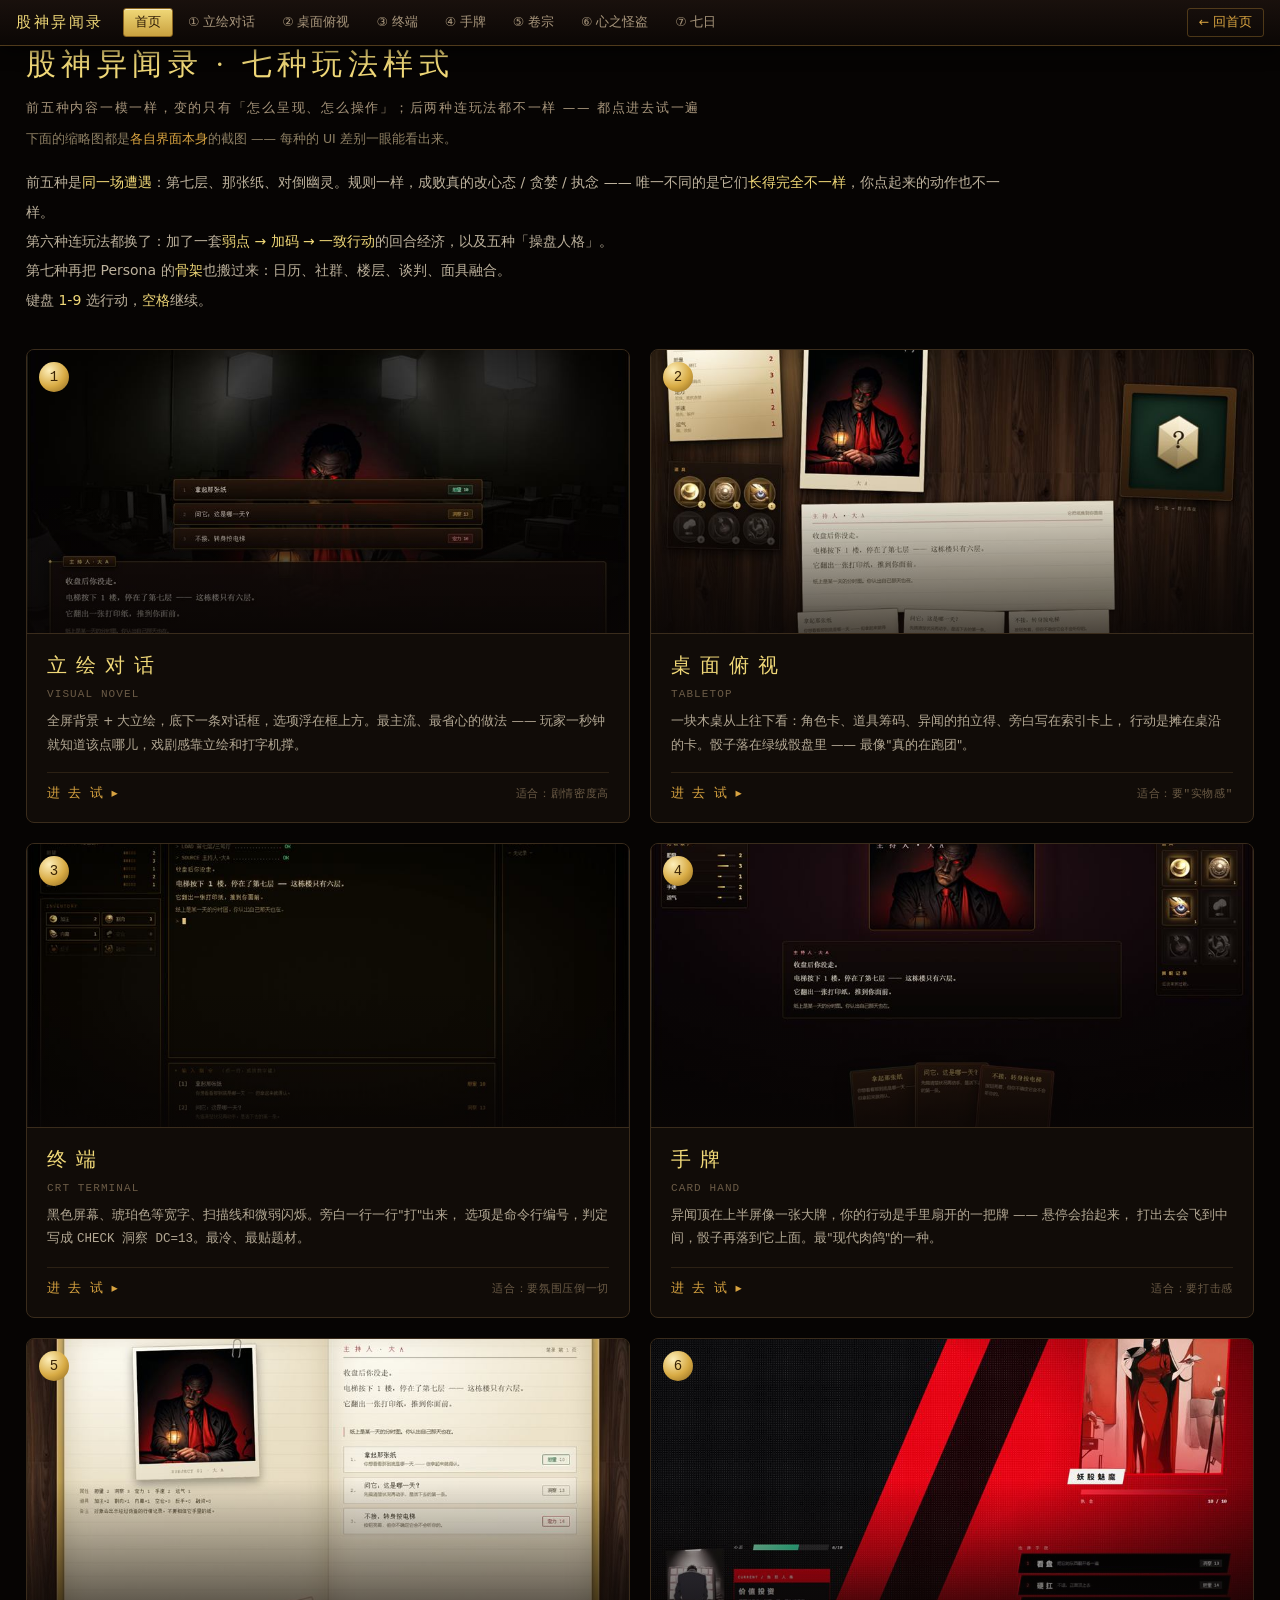
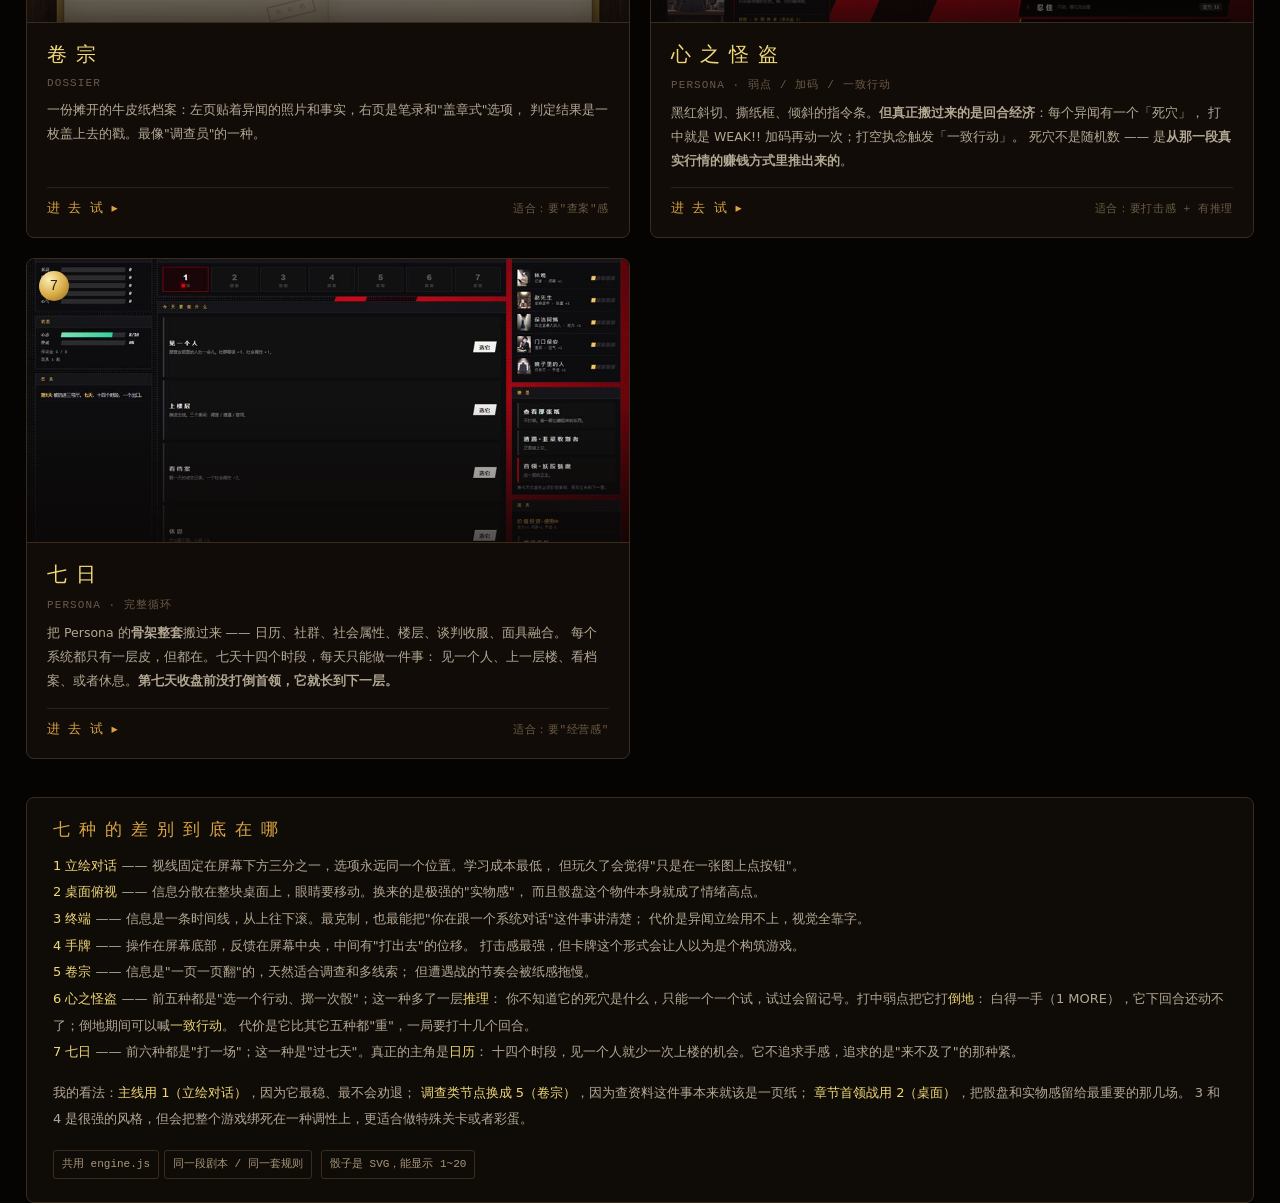
<file: index.html>
<!doctype html>
<html lang="zh-CN">
<head>
<meta charset="utf-8" />
<title>股神异闻录 · 七种玩法样式</title>
<link rel="stylesheet" href="nav.css" />
<style>
  :root{
    --gold:#d9a441; --gold2:#f0d878; --goldD:#7a5f1c;
    --tx:#efe6d6; --dim:#a8967c; --faint:#6b5b46;
    --serif:"Songti SC","STSong","SimSun",Georgia,serif;
    --sans:"PingFang SC","Microsoft YaHei",system-ui,sans-serif;
    --mono:ui-monospace,Consolas,monospace;
  }
  *{box-sizing:border-box;margin:0;padding:0}
  html,body{height:100%}
  body{background:#060403;color:var(--tx);font-family:var(--sans);overflow-x:hidden;padding-top:64px;
    padding:44px 26px 70px;-webkit-font-smoothing:antialiased}
  .doc{max-width:1520px;margin:0 auto}
  h1{font-family:var(--serif);font-size:30px;font-weight:400;letter-spacing:.18em;color:var(--gold2)}
  h1 small{display:block;font-family:var(--sans);font-size:12.5px;letter-spacing:.14em;color:var(--dim);margin-top:10px;line-height:2}
  .lead{font-size:14px;color:#bcb19c;line-height:2.1;max-width:1000px;margin-top:16px}
  .lead b{color:var(--gold2);font-weight:400}

  .grid{display:grid;grid-template-columns:repeat(auto-fill,minmax(420px,1fr));gap:20px;margin-top:34px}
  .card{border:1px solid #3a2c1c;border-radius:8px;overflow:hidden;background:#110c08;text-decoration:none;
    color:inherit;display:flex;flex-direction:column;transition:.16s}
  .card:hover{transform:translateY(-5px);border-color:var(--gold);box-shadow:0 0 40px rgba(217,164,65,.25),0 18px 40px rgba(0,0,0,.7)}
  .card .shot{height:284px;background-size:cover;background-position:center;position:relative;border-bottom:1px solid #3a2c1c}
  .card .shot::after{content:"";position:absolute;inset:0;background:linear-gradient(180deg,transparent 50%,rgba(10,6,5,.7))}
  .card .n{position:absolute;top:12px;left:12px;z-index:2;width:30px;height:30px;border-radius:50%;
    display:grid;place-items:center;font-family:var(--mono);font-size:14px;color:#3a2405;
    background:radial-gradient(circle at 34% 28%,#fdeeb9,#d8ab44 55%,#8a6520)}
  .card .b{padding:18px 20px 20px;display:flex;flex-direction:column;gap:9px;flex:1}
  .card h3{font-family:var(--serif);font-size:20px;font-weight:400;letter-spacing:.1em;color:var(--gold2)}
  .card .tg{font-family:var(--mono);font-size:11px;letter-spacing:.1em;color:var(--faint)}
  .card p{font-size:12.5px;line-height:1.9;color:#b3a894;flex:1}
  .card .go{margin-top:6px;padding-top:12px;border-top:1px solid #2c2114;font-size:12.5px;
    letter-spacing:.18em;color:var(--gold);display:flex;justify-content:space-between;align-items:center}
  .card .go em{font-style:normal;font-family:var(--mono);font-size:11px;color:var(--faint);letter-spacing:.06em}

  .foot{margin-top:38px;border:1px solid #3a2c1c;border-radius:8px;padding:20px 26px;background:#0f0b07}
  .foot h2{font-family:var(--serif);font-size:17px;font-weight:400;letter-spacing:.14em;color:var(--gold);margin-bottom:12px}
  .foot p{font-size:13px;line-height:2.05;color:#b3a894}
  .foot b{color:var(--gold2);font-weight:400}
  .tag{display:inline-block;font-size:11px;font-family:var(--mono);border:1px solid #3a2c1c;border-radius:3px;
    padding:2px 8px;color:var(--dim);margin:3px 5px 3px 0}
</style>
</head>
<body>
<div class="doc">
  <h1>股神异闻录 · 七种玩法样式<small>前五种内容一模一样，变的只有「怎么呈现、怎么操作」；后两种连玩法都不一样 —— 都点进去试一遍</small></h1>

  <p class="lead" style="margin-top:6px;font-size:12.5px;color:#8d7f63">
    下面的缩略图都是<b style="color:var(--gold)">各自界面本身</b>的截图 —— 每种的 UI 差别一眼能看出来。
  </p>

  <p class="lead">
    前五种是<b>同一场遭遇</b>：第七层、那张纸、对倒幽灵。规则一样，成败真的改心态 / 贪婪 / 执念 ——
    唯一不同的是它们<b>长得完全不一样</b>，你点起来的动作也不一样。<br>
    第六种连玩法都换了：加了一套<b>弱点 → 加码 → 一致行动</b>的回合经济，以及五种「操盘人格」。<br>
    第七种再把 Persona 的<b>骨架</b>也搬过来：日历、社群、楼层、谈判、面具融合。<br>
    键盘 <b>1-9</b> 选行动，<b>空格</b>继续。
  </p>

  <div class="grid">
    <a class="card" href="style-1-novel.html">
      <div class="shot" style="background-image:url('img/shot-1.jpg')"><span class="n">1</span></div>
      <div class="b">
        <h3>立 绘 对 话</h3>
        <div class="tg">VISUAL NOVEL</div>
        <p>全屏背景 + 大立绘，底下一条对话框，选项浮在框上方。最主流、最省心的做法 ——
          玩家一秒钟就知道该点哪儿，戏剧感靠立绘和打字机撑。</p>
        <div class="go"><span>进 去 试 ▸</span><em>适合：剧情密度高</em></div>
      </div>
    </a>

    <a class="card" href="style-2-table.html">
      <div class="shot" style="background-image:url('img/shot-2.jpg')"><span class="n">2</span></div>
      <div class="b">
        <h3>桌 面 俯 视</h3>
        <div class="tg">TABLETOP</div>
        <p>一块木桌从上往下看：角色卡、道具筹码、异闻的拍立得、旁白写在索引卡上，
          行动是摊在桌沿的卡。骰子落在绿绒骰盘里 —— 最像"真的在跑团"。</p>
        <div class="go"><span>进 去 试 ▸</span><em>适合：要"实物感"</em></div>
      </div>
    </a>

    <a class="card" href="style-3-terminal.html">
      <div class="shot" style="background-image:url('img/shot-3.jpg')"><span class="n">3</span></div>
      <div class="b">
        <h3>终 端</h3>
        <div class="tg">CRT TERMINAL</div>
        <p>黑色屏幕、琥珀色等宽字、扫描线和微弱闪烁。旁白一行一行"打"出来，
          选项是命令行编号，判定写成 <code>CHECK 洞察 DC=13</code>。最冷、最贴题材。</p>
        <div class="go"><span>进 去 试 ▸</span><em>适合：要氛围压倒一切</em></div>
      </div>
    </a>

    <a class="card" href="style-4-cards.html">
      <div class="shot" style="background-image:url('img/shot-4.jpg')"><span class="n">4</span></div>
      <div class="b">
        <h3>手 牌</h3>
        <div class="tg">CARD HAND</div>
        <p>异闻顶在上半屏像一张大牌，你的行动是手里扇开的一把牌 —— 悬停会抬起来，
          打出去会飞到中间，骰子再落到它上面。最"现代肉鸽"的一种。</p>
        <div class="go"><span>进 去 试 ▸</span><em>适合：要打击感</em></div>
      </div>
    </a>

    <a class="card" href="style-5-dossier.html">
      <div class="shot" style="background-image:url('img/shot-5.jpg')"><span class="n">5</span></div>
      <div class="b">
        <h3>卷 宗</h3>
        <div class="tg">DOSSIER</div>
        <p>一份摊开的牛皮纸档案：左页贴着异闻的照片和事实，右页是笔录和"盖章式"选项，
          判定结果是一枚盖上去的戳。最像"调查员"的一种。</p>
        <div class="go"><span>进 去 试 ▸</span><em>适合：要"查案"感</em></div>
      </div>
    </a>

    <a class="card" href="style-6-persona.html">
      <div class="shot" style="background-image:url('img/shot-6.jpg')"><span class="n">6</span></div>
      <div class="b">
        <h3>心 之 怪 盗</h3>
        <div class="tg">PERSONA · 弱点 / 加码 / 一致行动</div>
        <p>黑红斜切、撕纸框、倾斜的指令条。<b>但真正搬过来的是回合经济</b>：每个异闻有一个「死穴」，
          打中就是 WEAK!! 加码再动一次；打空执念触发「一致行动」。
          死穴不是随机数 —— 是<b>从那一段真实行情的赚钱方式里推出来的</b>。</p>
        <div class="go"><span>进 去 试 ▸</span><em>适合：要打击感 + 有推理</em></div>
      </div>
    </a>

    <a class="card" href="style-7-seven-days.html">
      <div class="shot" style="background-image:url('img/shot-7.jpg')"><span class="n">7</span></div>
      <div class="b">
        <h3>七 日</h3>
        <div class="tg">PERSONA · 完整循环</div>
        <p>把 Persona 的<b>骨架整套</b>搬过来 —— 日历、社群、社会属性、楼层、谈判收服、面具融合。
          每个系统都只有一层皮，但都在。七天十四个时段，每天只能做一件事：
          见一个人、上一层楼、看档案、或者休息。<b>第七天收盘前没打倒首领，它就长到下一层。</b></p>
        <div class="go"><span>进 去 试 ▸</span><em>适合：要"经营感"</em></div>
      </div>
    </a>
  </div>

  <div class="foot">
    <h2>七 种 的 差 别 到 底 在 哪</h2>
    <p>
      <b>1 立绘对话</b> —— 视线固定在屏幕下方三分之一，选项永远同一个位置。学习成本最低，
      但玩久了会觉得"只是在一张图上点按钮"。<br>
      <b>2 桌面俯视</b> —— 信息分散在整块桌面上，眼睛要移动。换来的是极强的"实物感"，
      而且骰盘这个物件本身就成了情绪高点。<br>
      <b>3 终端</b> —— 信息是一条时间线，从上往下滚。最克制，也最能把"你在跟一个系统对话"这件事讲清楚；
      代价是异闻立绘用不上，视觉全靠字。<br>
      <b>4 手牌</b> —— 操作在屏幕底部，反馈在屏幕中央，中间有"打出去"的位移。
      打击感最强，但卡牌这个形式会让人以为是个构筑游戏。<br>
      <b>5 卷宗</b> —— 信息是"一页一页翻"的，天然适合调查和多线索；
      但遭遇战的节奏会被纸感拖慢。<br>
      <b>6 心之怪盗</b> —— 前五种都是"选一个行动、掷一次骰"；这一种多了一层<b>推理</b>：
      你不知道它的死穴是什么，只能一个一个试，试过会留记号。打中弱点把它打<b>倒地</b>：
      白得一手（1 MORE），它下回合还动不了；倒地期间可以喊<b>一致行动</b>。
      代价是它比其它五种都"重"，一局要打十几个回合。<br>
      <b>7 七日</b> —— 前六种都是"打一场"；这一种是"过七天"。真正的主角是<b>日历</b>：
      十四个时段，见一个人就少一次上楼的机会。它不追求手感，追求的是"来不及了"的那种紧。
    </p>
    <p style="margin-top:14px">
      我的看法：<b>主线用 1（立绘对话）</b>，因为它最稳、最不会劝退；
      <b>调查类节点换成 5（卷宗）</b>，因为查资料这件事本来就该是一页纸；
      <b>章节首领战用 2（桌面）</b>，把骰盘和实物感留给最重要的那几场。
      3 和 4 是很强的风格，但会把整个游戏绑死在一种调性上，更适合做特殊关卡或者彩蛋。
    </p>
    <p style="margin-top:14px">
      <span class="tag">共用 engine.js</span><span class="tag">同一段剧本 / 同一套规则</span>
      <span class="tag">骰子是 SVG，能显示 1~20</span>
    </p>
  </div>
</div>
<script src="nav.js"></script>
</body>
</html>
</file>
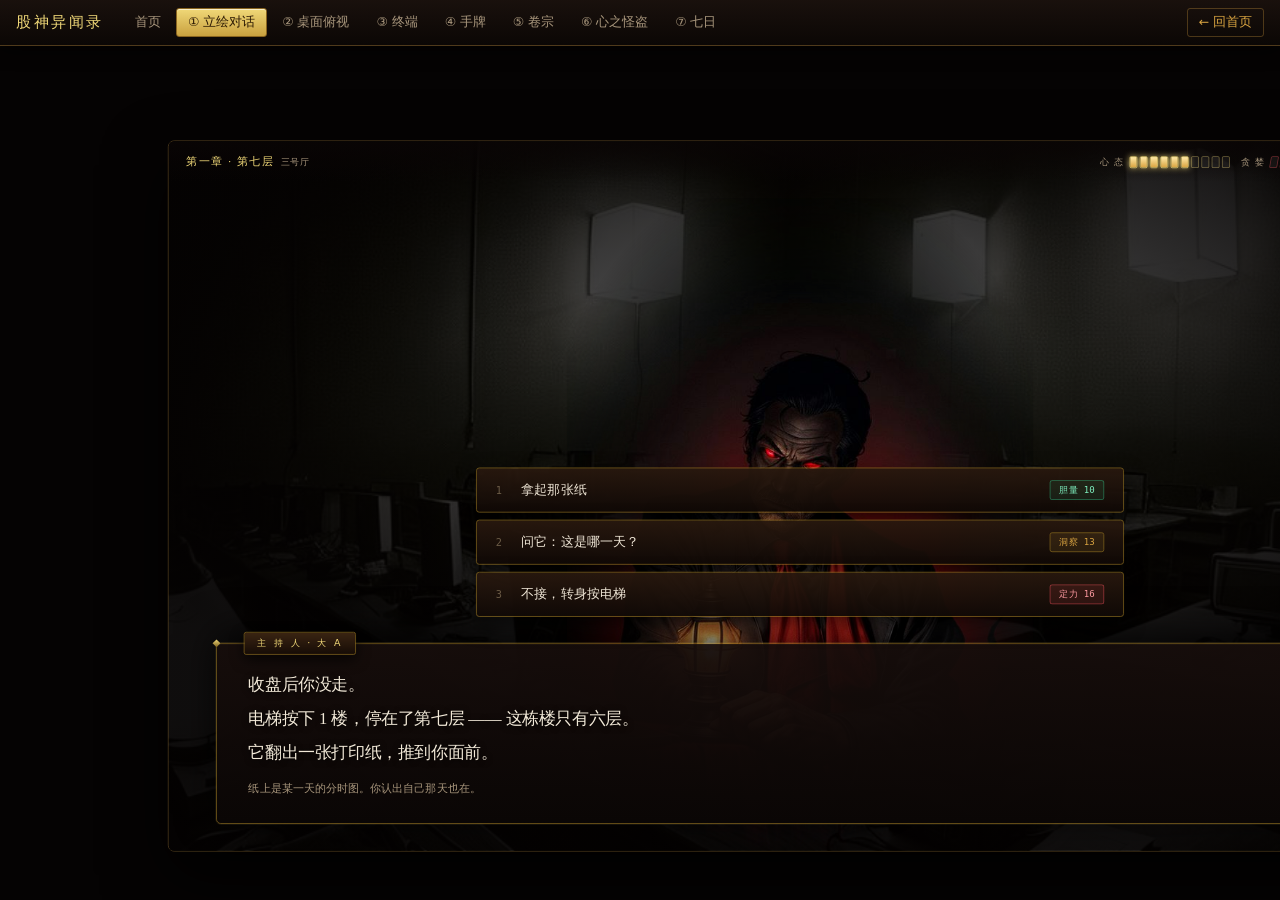
<file: style-1-novel.html>
<!doctype html>
<html lang="zh-CN">
<head>
<meta charset="utf-8" />
<title>样式一 · 立绘对话</title>
<link rel="stylesheet" href="nav.css" />
<style>
  :root{
    --gold:#d9a441; --gold2:#f0d878; --goldD:#7a5f1c;
    --red:#d84a52; --red2:#ff6b73; --grn:#35c48a;
    --tx:#efe6d6; --dim:#a8967c; --faint:#6b5b46;
    --serif:"Songti SC","STSong","SimSun",Georgia,serif;
    --sans:"PingFang SC","Microsoft YaHei",system-ui,sans-serif;
    --mono:ui-monospace,Consolas,monospace;
  }
  *{box-sizing:border-box;margin:0;padding:0}
  html,body{height:100%;overflow:hidden;background:#050303;color:var(--tx);font-family:var(--sans)}
  #stage{position:fixed;inset:46px 0 0 0;display:grid;place-items:center}
  .screen{position:relative;width:1600px;height:900px;overflow:hidden;border-radius:8px;
    border:1px solid #54401f;box-shadow:0 30px 80px rgba(0,0,0,.9);transform-origin:center}

  .bg{position:absolute;inset:0;background-size:cover;background-position:center;filter:brightness(.34) saturate(.8)}
  .veil{position:absolute;inset:0;
    background:radial-gradient(70% 60% at 50% 34%,transparent 10%,rgba(4,2,2,.85) 78%)}
  .hero{position:absolute;left:50%;bottom:0;transform:translateX(-50%);width:700px;height:92%;
    background-size:contain;background-position:bottom center;background-repeat:no-repeat;
    -webkit-mask-image:radial-gradient(56% 62% at 50% 48%,#000 44%,transparent 86%);
    mask-image:radial-gradient(56% 62% at 50% 48%,#000 44%,transparent 86%);
    transition:opacity .35s, transform .35s}

  /* 顶部资源条 —— 极简 */
  .hud{position:absolute;top:0;left:0;right:0;z-index:6;height:52px;display:flex;align-items:center;gap:14px;
    padding:0 22px;background:linear-gradient(180deg,rgba(10,5,5,.8),transparent)}
  .hud .c{font-family:var(--serif);font-size:14px;letter-spacing:.14em;color:var(--gold2)}
  .hud .c small{font-family:var(--sans);font-size:11px;color:var(--dim);margin-left:8px;letter-spacing:.08em}
  .sp{flex:1}
  .res{display:flex;align-items:center;gap:7px;font-size:11px;letter-spacing:.14em;color:var(--dim)}
  .pips{display:flex;gap:3px}
  .pips i{width:10px;height:15px;border-radius:2px;border:1px solid rgba(216,74,82,.45);background:rgba(255,255,255,.05)}
  .pips.heart i{border-color:rgba(240,216,120,.4)}
  .pips.heart i.on{background:linear-gradient(180deg,#ffe9a8,#d9a441);border-color:#f0d878;box-shadow:0 0 8px rgba(240,216,120,.8)}
  .pips.greed i{transform:skewX(-10deg)}
  .pips.greed i.on{background:linear-gradient(180deg,#ff6a72,#8c1018);border-color:#ffb0b5;box-shadow:0 0 9px rgba(255,90,99,.85)}
  .chip{font-family:var(--mono);font-size:14px;font-weight:800;color:var(--gold2)}

  /* 执念条 */
  .obs{position:absolute;top:62px;left:50%;transform:translateX(-50%);z-index:6;width:440px;display:none;
    align-items:center;gap:12px;padding:8px 14px;border:1px solid rgba(216,74,82,.5);border-radius:20px;
    background:rgba(30,6,10,.8)}
  .obs.on{display:flex}
  .obs .n{font-family:var(--serif);font-size:13px;color:#ffd0d4;white-space:nowrap;letter-spacing:.06em}
  .obs .bar{flex:1;height:10px;border-radius:5px;background:rgba(0,0,0,.6);overflow:hidden;border:1px solid rgba(216,74,82,.4)}
  .obs .bar i{display:block;height:100%;background:linear-gradient(90deg,#7a1018,#e2434e 60%,#ff8f8f);
    box-shadow:0 0 12px rgba(226,67,78,.8);transition:width .5s}
  .obs .v{font-family:var(--mono);font-size:13px;color:#ffb0b5;font-weight:800}

  /* 对话框 —— VN 的核心 */
  .box{position:absolute;left:0;right:0;bottom:0;z-index:7;height:270px;padding:0 60px 34px;
    display:flex;flex-direction:column;justify-content:flex-end}
  .frame{position:relative;border:1px solid var(--goldD);border-radius:6px;padding:30px 40px 30px;
    background:linear-gradient(180deg,rgba(22,13,11,.96),rgba(10,6,5,.985));
    box-shadow:0 0 0 1px rgba(240,216,120,.1),0 -12px 50px rgba(0,0,0,.8),inset 0 1px 0 rgba(240,216,120,.08)}
  .frame::before,.frame::after{content:"";position:absolute;width:7px;height:7px;transform:rotate(45deg);
    background:linear-gradient(135deg,var(--gold2),var(--goldD))}
  .frame::before{left:-4px;top:-4px} .frame::after{right:-4px;bottom:-4px}
  .who{position:absolute;top:-15px;left:34px;padding:5px 16px;border:1px solid var(--goldD);border-radius:3px;
    font-size:12px;letter-spacing:.22em;color:var(--gold2);
    background:linear-gradient(180deg,#3a2412,#160c06);box-shadow:0 6px 16px rgba(0,0,0,.7)}
  .say{font-family:var(--serif);font-size:21px;line-height:2.05;color:#f2e9d8;min-height:96px;text-shadow:0 2px 8px #000}
  .aside{margin-top:12px;font-size:13.5px;color:var(--dim);line-height:1.9;font-family:var(--sans)}
  .cursor{display:inline-block;width:10px;height:21px;background:var(--gold2);vertical-align:-4px;animation:bl .9s steps(1) infinite}
  @keyframes bl{50%{opacity:0}}
  .more{position:absolute;right:26px;bottom:18px;color:var(--gold);font-size:13px;animation:bob 1.1s ease-in-out infinite}
  @keyframes bob{50%{transform:translateY(4px);opacity:.5}}

  /* 选项 —— 浮在对话框上方的居中一列 */
  .choices{position:absolute;left:50%;bottom:296px;transform:translateX(-50%);z-index:8;width:820px;
    display:flex;flex-direction:column;gap:9px;opacity:0;pointer-events:none;transition:.25s}
  .choices.on{opacity:1;pointer-events:auto}
  .ch{display:flex;align-items:center;gap:16px;padding:15px 24px;cursor:pointer;border-radius:4px;
    border:1px solid var(--goldD);background:linear-gradient(180deg,rgba(40,24,14,.95),rgba(16,9,6,.97));
    box-shadow:0 10px 26px rgba(0,0,0,.7);transition:.12s}
  .ch:hover{transform:translateX(6px);border-color:var(--gold2);
    background:linear-gradient(180deg,rgba(66,42,20,.96),rgba(24,14,8,.98));
    box-shadow:0 0 30px rgba(217,164,65,.35),0 10px 26px rgba(0,0,0,.7)}
  .ch .n{font-family:var(--mono);font-size:13px;color:var(--faint);width:16px}
  .ch .t{flex:1;font-size:16px;color:var(--tx);font-family:var(--serif);letter-spacing:.04em}
  .ch .dc{font-family:var(--mono);font-size:11.5px;padding:4px 11px;border-radius:3px;
    border:1px solid var(--goldD);color:var(--gold);background:rgba(217,164,65,.1);white-space:nowrap}
  .ch .dc.hard{border-color:rgba(216,74,82,.6);color:#ff9aa1;background:rgba(216,74,82,.12)}
  .ch .dc.easy{border-color:rgba(53,196,138,.5);color:#7ff0c0;background:rgba(53,196,138,.1)}

  /* 骰子浮层 */
  .roll{position:absolute;inset:0;z-index:20;display:none;align-items:center;justify-content:center;
    background:rgba(4,2,3,.85);backdrop-filter:blur(4px)}
  .roll.on{display:flex}
  .rollbox{width:860px;text-align:center;border:1px solid var(--goldD);border-radius:8px;padding:36px 44px;
    background:linear-gradient(180deg,rgba(30,18,12,.97),rgba(10,6,5,.99));box-shadow:0 0 90px rgba(0,0,0,.9)}
  .die{width:190px;height:190px;margin:0 auto;filter:drop-shadow(0 10px 24px rgba(0,0,0,.8))}
  .die.shake{animation:sh .1s linear infinite}
  @keyframes sh{0%{transform:rotate(-7deg)}50%{transform:rotate(7deg) translateY(-5px)}100%{transform:rotate(-7deg)}}
  .rnum{font-family:var(--mono);font-size:56px;font-weight:900;line-height:1;color:var(--gold2);margin-top:14px;
    text-shadow:0 0 34px rgba(240,216,120,.5)}
  .req{margin-top:6px;font-family:var(--mono);font-size:14px;color:var(--dim)}
  .rv{margin-top:12px;font-family:var(--serif);font-size:26px;letter-spacing:.34em;color:#7ff0c0}
  .rt{margin-top:16px;font-family:var(--serif);font-size:18px;line-height:2.05;color:#e8dcc6;text-align:left}
  .re{margin-top:14px;font-family:var(--mono);font-size:13px;color:var(--gold)}
  .rn{margin-top:20px}
  .btn{display:inline-block;padding:12px 34px;cursor:pointer;border:1px solid var(--goldD);border-radius:4px;
    font-family:var(--serif);font-size:15px;letter-spacing:.16em;color:#2c1a04;
    background:linear-gradient(180deg,#f7e3a1,#d3a63f 46%,#9c7520);
    box-shadow:inset 0 1px 0 rgba(255,255,255,.7),0 4px 0 #5c450e}
  .btn:hover{filter:brightness(1.08)}
  .roll.no .rnum{color:#ff8f8f;text-shadow:0 0 34px rgba(216,74,82,.5)}
  .roll.no .rv{color:#ff8f8f}
  .roll.crit .rnum{color:#fff3c8;text-shadow:0 0 50px rgba(255,243,200,.95)}
  .roll.crit .rv{color:#fff3c8}

  .end{position:absolute;inset:0;z-index:30;display:none;flex-direction:column;align-items:center;justify-content:center;
    gap:20px;background:rgba(4,2,3,.9)}
  .end.on{display:flex}
  .end .t{font-family:var(--serif);font-size:46px;letter-spacing:.3em}
  .end .d{font-family:var(--serif);font-size:18px;line-height:2.2;color:#ded3bf;text-align:center;max-width:700px}

  /* 返回条 */
  .back{position:absolute;top:14px;left:18px;z-index:9;font-size:12px;color:var(--dim);cursor:pointer;
    border:1px solid #3a2c1c;border-radius:3px;padding:5px 12px;background:rgba(10,6,5,.7)}
  .back:hover{color:var(--gold);border-color:var(--goldD)}
</style>
</head>
<body>
<div id="stage">
<div class="screen" id="screen">
  <div class="bg" id="bg"></div>
  <div class="veil"></div>
  <div class="hero" id="hero"></div>

  <div class="hud">
    <div class="c" id="chap">第一章 · 第七层<small id="room">三号厅</small></div>
    <span class="sp"></span>
    <div class="res">心 态<div class="pips heart" id="pHp"></div></div>
    <div class="res">贪 婪<div class="pips greed" id="pGreed"></div></div>
    <div class="res"><span class="chip"><span style="font-size:11px;color:var(--dim);margin-right:6px">筹码</span><span id="nChip">3</span></span></div>
  </div>

  <div class="obs" id="obs">
    <span class="n" id="obsName">对倒幽灵</span>
    <div class="bar"><i id="obsBar" style="width:60%"></i></div>
    <span class="v" id="obsNum">5 / 8</span>
  </div>

  <div class="choices" id="choices"></div>

  <div class="box">
    <div class="frame">
      <div class="who" id="who">主 持 人 · 大 A</div>
      <div class="say" id="say"></div>
      <div class="aside" id="aside"></div>
      <div class="more" id="more" style="display:none">▼</div>
    </div>
  </div>

  <div class="roll" id="rollLayer">
    <div class="rollbox">
      <div class="die" id="die"></div>
      <div class="rnum" id="rNum">–</div>
      <div class="req" id="rEq">…</div>
      <div class="rv" id="rV"></div>
      <div class="rt" id="rT"></div>
      <div class="re" id="rE"></div>
      <div class="rn" id="rN"></div>
    </div>
  </div>

  <div class="end" id="end">
    <div class="t" id="endT"></div>
    <div class="d" id="endD"></div>
    <div style="display:flex;gap:12px;margin-top:8px">
      <span class="btn" onclick="restart()">再 走 一 遍</span>
      <span class="btn" style="background:none;color:var(--gold);border-color:var(--goldD);box-shadow:none"
        onclick="location.href='style-index.html'">换 个 样 式</span>
    </div>
  </div>
</div>
</div>

<script src="engine.js"></script>
<script>
const Q = (s) => document.querySelector(s);
const S = GAME.newState();
let typing = null, busy = false;

function fit() {
  const s = Math.min(innerWidth / 1620, (innerHeight - 46) / 920);
  Q('#screen').style.transform = 'scale(' + s + ')';
}
addEventListener('resize', fit); fit();

function dieSVG(n, state) {
  const g = state === 'crit' ? ['#fffbe8', '#f2d071', '#b8860b']
    : state === 'no' ? ['#e8a0a8', '#a3232b', '#5e1016']
    : ['#fdf3d8', '#e2cd9c', '#a98c56'];
  const ink = state === 'no' ? '#fff2f3' : '#2b2013';
  const u = 'g' + Math.random().toString(36).slice(2, 7);
  return `<svg viewBox="0 0 200 200" style="width:100%;height:100%">
    <defs><linearGradient id="${u}" x1="0" y1="0" x2="0" y2="1">
      <stop offset="0" stop-color="${g[0]}"/><stop offset=".46" stop-color="${g[1]}"/><stop offset="1" stop-color="${g[2]}"/>
    </linearGradient></defs>
    <polygon points="100,6 170,46 170,154 100,194 30,154 30,46" fill="url(#${u})" stroke="#6b5230" stroke-width="3"/>
    <polygon points="100,6 170,46 100,100" fill="rgba(255,255,255,.34)"/>
    <polygon points="170,46 170,154 100,100" fill="rgba(0,0,0,.07)"/>
    <polygon points="170,154 100,194 100,100" fill="rgba(0,0,0,.15)"/>
    <polygon points="100,194 30,154 100,100" fill="rgba(0,0,0,.22)"/>
    <polygon points="30,154 30,46 100,100" fill="rgba(0,0,0,.1)"/>
    <polygon points="30,46 100,6 100,100" fill="rgba(255,255,255,.18)"/>
    <text x="100" y="122" text-anchor="middle" font-family="ui-monospace,monospace"
      font-size="${String(n).length > 1 ? 74 : 86}" font-weight="900" fill="${ink}">${n}</text></svg>`;
}

function pips(el, n, max) { el.innerHTML = Array.from({ length: max }, (_, i) => `<i class="${i < n ? 'on' : ''}"></i>`).join(''); }
function renderHud() {
  pips(Q('#pHp'), S.hp, S.hpMax);
  pips(Q('#pGreed'), S.greed, S.greedMax);
  Q('#nChip').textContent = S.chip;
  if (S.obs) {
    Q('#obs').classList.add('on');
    Q('#obsBar').style.width = Math.max(0, S.obs.cur / S.obs.max * 100) + '%';
    Q('#obsNum').textContent = Math.max(0, S.obs.cur) + ' / ' + S.obs.max;
  } else Q('#obs').classList.remove('on');
}

function typeInto(el, text, done) {
  clearInterval(typing);
  const plain = text;
  let i = 0;
  el.innerHTML = '<span class="cursor"></span>';
  typing = setInterval(() => {
    i += 2;
    if (i % 6 === 0) GAME.sfx('tick');
    el.innerHTML = text.slice(0, i).replace(/\n/g, '<br>') + '<span class="cursor"></span>';
    if (i >= plain.length) { clearInterval(typing); el.innerHTML = text.replace(/\n/g, '<br>'); done && done(); }
  }, 16);
}

function playBeat() {
  const b = GAME.BEATS[S.beat];
  busy = true;
  Q('#choices').classList.remove('on');
  Q('#choices').innerHTML = '';
  Q('#more').style.display = 'none';
  Q('#who').textContent = b.who;
  Q('#hero').style.backgroundImage = `url('${b.art}')`;
  Q('#hero').style.opacity = '.5';
  Q('#hero').style.transform = 'translateX(-50%) scale(.96)';
  S.obs = b.obs ? { cur: b.obs.cur, max: b.obs.max } : null;
  Q('#obsName').textContent = (b.who.split('·')[1] || '').trim() || '对倒幽灵';
  renderHud();
  Q('#aside').textContent = '';
  typeInto(Q('#say'), b.text, () => {
    Q('#hero').style.opacity = '1';
    Q('#hero').style.transform = 'translateX(-50%) scale(1)';
    Q('#aside').textContent = b.aside || '';
    Q('#more').style.display = 'block';
    showChoices(b.acts);
    busy = false;
  });
}

function showChoices(acts) {
  Q('#choices').innerHTML = acts.map((a, i) => {
    const cls = a.dc >= 16 ? ' hard' : a.dc <= 11 ? ' easy' : '';
    return `<div class="ch" onclick="pick(${i})">
      <span class="n">${i + 1}</span><span class="t">${a.t}</span>
      <span class="dc${cls}">${a.attr} ${a.dc}</span></div>`;
  }).join('');
  Q('#choices').classList.add('on');
}

function pick(i) {
  if (busy) return;
  busy = true;
  GAME.sfx('click');
  const act = GAME.BEATS[S.beat].acts[i];
  const res = GAME.roll(S, act);
  Q('#choices').classList.remove('on');
  Q('#more').style.display = 'none';

  const layer = Q('#rollLayer');
  layer.className = 'roll on';
  Q('#die').className = 'die shake';
  Q('#rNum').textContent = '…';
  Q('#rEq').textContent = `${act.attr} +${S.attrs[act.attr]}  vs  难度 ${act.dc}`;
  Q('#rV').textContent = ''; Q('#rT').textContent = ''; Q('#rE').textContent = ''; Q('#rN').innerHTML = '';
  Q('#rT').style.display = 'none'; Q('#rE').style.display = 'none';

  let n = 0;
  const spin = setInterval(() => {
    const f = 1 + Math.floor(Math.random() * 20);
    Q('#rNum').textContent = f;
    Q('#die').innerHTML = dieSVG(f, 'roll');
    GAME.sfx('tick');
    if (++n > 12) { clearInterval(spin); settle(); }
  }, 62);

  function settle() {
    const o = GAME.outcome(S, act, res);
    GAME.apply(S, o.eff);
    layer.className = 'roll on ' + (res.crit ? 'crit' : res.pass ? '' : 'no');
    Q('#die').className = 'die';
    Q('#die').innerHTML = dieSVG(res.r, res.crit ? 'crit' : res.pass ? 'ok' : 'no');
    Q('#rNum').textContent = res.r;
    Q('#rEq').textContent = `${res.attr} ${res.r} + ${res.mod}  =  ${res.total}   vs   难度 ${res.dc}`;
    Q('#rV').textContent = o.verdict;
    Q('#rT').style.display = 'block'; Q('#rT').textContent = o.text;
    const et = GAME.effText(o.eff);
    Q('#rE').style.display = et ? 'block' : 'none'; Q('#rE').textContent = et ? '· ' + et : '';
    Q('#rN').innerHTML = '<span class="btn" onclick="closeRoll()">继 续 ▸</span>';
    renderHud();
    if (res.crit) GAME.sfx('crit'); else if (res.pass) GAME.sfx('ok'); else GAME.sfx('no');
  }
}

function closeRoll() {
  GAME.sfx('click');
  Q('#rollLayer').className = 'roll';
  busy = false;
  const e = GAME.ending(S);
  if (e) return showEnd(e);
  const b = GAME.BEATS[S.beat];
  if (b.obs && S.obs && S.obs.cur > 0) return playBeat();
  S.beat++;
  if (S.beat >= GAME.BEATS.length) return showEnd(GAME.ending(S));
  playBeat();
}

function showEnd(e) {
  Q('#endT').textContent = e.t;
  Q('#endT').style.color = e.tone === 'bad' ? '#ff8f8f' : e.tone === 'good' ? '#7ff0c0' : '#f0d878';
  Q('#endD').textContent = e.d;
  Q('#end').classList.add('on');
}

function restart() {
  const fresh = GAME.newState();
  Object.assign(S, fresh);
  Q('#end').classList.remove('on');
  Q('#bg').style.backgroundImage = `url('${GAME.bg}')`;
  playBeat();
}

addEventListener('keydown', (e) => {
  if (Q('#rollLayer').classList.contains('on')) {
    if ((e.key === ' ' || e.key === 'Enter') && Q('#rN').innerHTML) { e.preventDefault(); closeRoll(); }
    return;
  }
  if (/^[1-9]$/.test(e.key)) {
    const el = Q('#choices').children[+e.key - 1];
    if (el && Q('#choices').classList.contains('on')) el.click();
  }
});

Q('#bg').style.backgroundImage = `url('${GAME.bg}')`;
playBeat();
</script>
<script src="nav.js"></script>
</body>
</html>
</file>
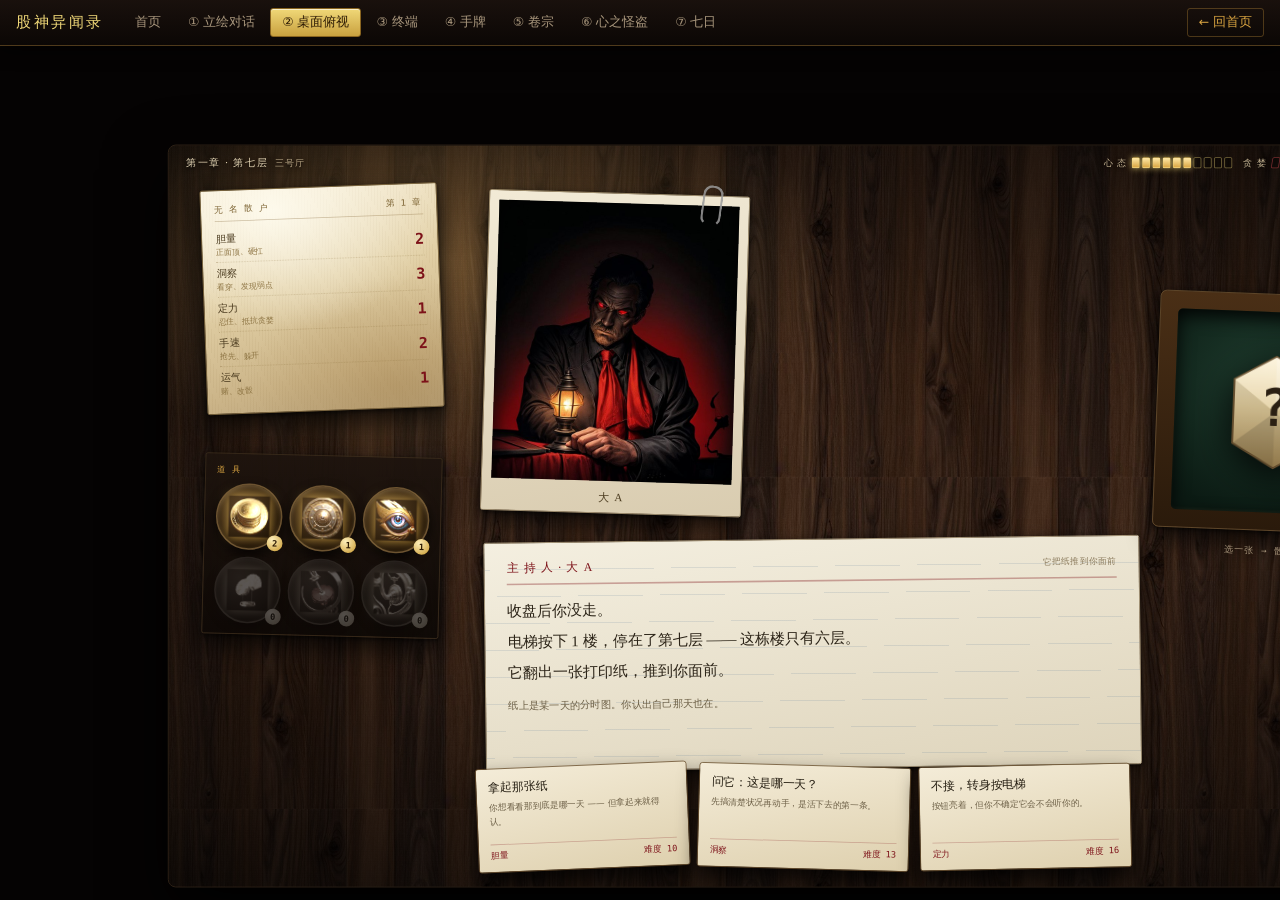
<file: style-2-table.html>
<!doctype html>
<html lang="zh-CN">
<head>
<meta charset="utf-8" />
<title>样式二 · 桌面俯视</title>
<link rel="stylesheet" href="nav.css" />
<style>
  :root{
    --gold:#d9a441; --gold2:#f0d878; --goldD:#7a5f1c;
    --red:#d84a52; --grn:#35c48a;
    --tx:#efe6d6; --dim:#a8967c; --faint:#6b5b46;
    --serif:"Songti SC","STSong","SimSun",Georgia,serif;
    --sans:"PingFang SC","Microsoft YaHei",system-ui,sans-serif;
    --mono:ui-monospace,Consolas,monospace;
  }
  *{box-sizing:border-box;margin:0;padding:0}
  html,body{height:100%;overflow:hidden;background:#050303;color:var(--tx);font-family:var(--sans)}
  #stage{position:fixed;inset:46px 0 0 0;display:grid;place-items:center}
  .screen{position:relative;width:1600px;height:940px;overflow:hidden;border-radius:10px;
    border:1px solid #3a2c1c;box-shadow:0 30px 80px rgba(0,0,0,.95);transform-origin:center}

  /* ═══ 桌面 ═══ */
  .table{position:absolute;inset:0;background-image:url('img/wood-dark.jpg');
    background-size:420px;filter:brightness(.5) saturate(1.1)}
  .lamp{position:absolute;inset:0;
    background:radial-gradient(46% 44% at 22% 16%,rgba(255,196,110,.3),transparent 66%),
               radial-gradient(80% 70% at 50% 50%,transparent 30%,rgba(0,0,0,.78) 100%)}
  .grain{position:absolute;inset:0;opacity:.1;mix-blend-mode:overlay;
    background-image:radial-gradient(rgba(255,240,210,.6) 1px,transparent 1px);background-size:3px 3px}

  /* ═══ 桌上的东西：都带一点旋转和投影，像真的摊在那儿 ═══ */
  .obj{position:absolute;border-radius:3px;box-shadow:0 14px 30px rgba(0,0,0,.7),0 2px 6px rgba(0,0,0,.6)}

  /* 角色卡（羊皮纸） */
  .sheet{left:44px;top:52px;width:300px;transform:rotate(-2.1deg);padding:16px 17px;color:#2c1f10;
    border:1px solid #8a7448;
    background:
      radial-gradient(120% 90% at 30% 10%,rgba(255,252,240,.9),transparent 60%),
      radial-gradient(90% 70% at 80% 90%,rgba(150,110,50,.3),transparent 70%),
      repeating-linear-gradient(94deg,rgba(120,90,40,.05) 0 1px,transparent 1px 4px),
      linear-gradient(168deg,#f6ecd4,#e2d0a6 42%,#cbb488 78%,#b9a37c)}
  .sheet h5{display:flex;font-size:11px;letter-spacing:.2em;color:#7d6434;font-weight:400;
    border-bottom:1px solid rgba(120,90,40,.35);padding-bottom:7px;margin-bottom:8px}
  .sheet h5 .sp{flex:1}
  .at{display:flex;align-items:center;gap:9px;font-size:13px;padding:5px 0;border-bottom:1px dotted rgba(120,90,40,.28)}
  .at:last-child{border-bottom:0}
  .at .n{flex:1;color:#4a3a1e}
  .at .n small{display:block;color:#8d7443;font-size:10px;margin-top:1px}
  .at .v{font-family:var(--mono);font-size:19px;font-weight:900;color:#7d1219}

  /* 道具筹码 */
  .tokens{left:44px;top:392px;width:300px;transform:rotate(1.4deg);padding:13px 14px;
    border:1px solid #3a2c1c;background:linear-gradient(180deg,rgba(30,20,14,.94),rgba(14,9,6,.96))}
  .tokens h5{font-size:10.5px;letter-spacing:.22em;color:var(--gold);font-weight:400;margin-bottom:10px}
  .tkrow{display:grid;grid-template-columns:repeat(3,1fr);gap:9px}
  .tk{position:relative;aspect-ratio:1;border-radius:50%;display:grid;place-items:center;cursor:pointer;
    background:radial-gradient(circle at 36% 30%,#5a4224,#241708 70%);
    border:2px solid #6b5230;box-shadow:inset 0 2px 5px rgba(255,220,160,.2),0 6px 14px rgba(0,0,0,.7)}
  .tk img{width:66%;height:66%;mix-blend-mode:screen;filter:brightness(1.5) drop-shadow(0 0 7px rgba(217,164,65,.8))}
  .tk .n{position:absolute;right:-3px;bottom:-3px;min-width:20px;height:20px;border-radius:10px;
    background:radial-gradient(circle at 34% 28%,#fdeeb9,#c9992f);color:#2c1a04;
    font-family:var(--mono);font-size:11px;font-weight:900;display:grid;place-items:center;padding:0 4px}
  .tk.off{opacity:.3;filter:grayscale(.85);cursor:default}
  .tk:hover:not(.off){border-color:var(--gold2);box-shadow:0 0 22px rgba(217,164,65,.5),0 6px 14px rgba(0,0,0,.7)}

  /* 异闻的照片（拍立得） */
  .photo{left:400px;top:60px;width:330px;transform:rotate(1.7deg);padding:12px 12px 40px;
    background:linear-gradient(170deg,#f2ead6,#d9ccb0);border:1px solid #b6a582}
  .photo .pic{width:100%;height:352px;background-size:cover;background-position:center;
    box-shadow:inset 0 0 30px rgba(0,0,0,.7)}
  .photo .cap{position:absolute;left:0;right:0;bottom:10px;text-align:center;
    font-family:var(--serif);font-size:14px;color:#4a3a1e;letter-spacing:.1em}
  .photo .clip{position:absolute;top:-14px;right:34px;width:26px;height:52px;border:3px solid #9a9a9a;
    border-radius:12px;border-bottom-color:transparent;transform:rotate(6deg);opacity:.85}

  /* 旁白卡（索引卡） */
  .narr{left:400px;top:498px;width:830px;min-height:290px;transform:rotate(-.7deg);padding:22px 28px;
    background:
      repeating-linear-gradient(180deg,transparent 0 33px,rgba(90,120,150,.16) 33px 34px),
      linear-gradient(170deg,#f4efe0,#ded4bb);
    border:1px solid #c0b190;color:#2c2416}
  .narr .hd{display:flex;align-items:center;gap:10px;font-family:var(--serif);font-size:15px;color:#7d1219;
    letter-spacing:.1em;padding-bottom:10px;margin-bottom:14px;border-bottom:2px solid rgba(125,18,25,.35)}
  .narr .hd .sp{flex:1}
  .narr .hd small{font-family:var(--sans);font-size:11px;color:#8a7a5c;letter-spacing:.06em}
  .narr .tx{font-family:var(--serif);font-size:19px;line-height:2.05;color:#2b2317}
  .narr .as{margin-top:10px;font-size:13px;color:#6d6047;line-height:1.85}
  .cursor{display:inline-block;width:9px;height:19px;background:#7d1219;vertical-align:-3px;animation:bl .9s steps(1) infinite}
  @keyframes bl{50%{opacity:0}}

  /* 骰盘 */
  .tray{right:48px;top:188px;width:300px;height:300px;transform:rotate(2.2deg);padding:22px;
    background:linear-gradient(180deg,#4a2f16,#2a1a0b);border:1px solid #6b5230;border-radius:8px}
  .felt{width:100%;height:100%;border-radius:6px;display:grid;place-items:center;
    background:radial-gradient(circle at 40% 34%,#1d3a2c,#0b1a13 76%);
    box-shadow:inset 0 8px 22px rgba(0,0,0,.9),inset 0 -2px 4px rgba(255,220,160,.06)}
  .die{width:150px;height:150px;filter:drop-shadow(0 10px 22px rgba(0,0,0,.85))}
  .die.shake{animation:sh .1s linear infinite}
  @keyframes sh{0%{transform:rotate(-8deg)}50%{transform:rotate(8deg) translateY(-5px)}100%{transform:rotate(-8deg)}}
  .traynote{position:absolute;left:0;right:0;bottom:-34px;text-align:center;font-size:11.5px;color:#a8967c;
    font-family:var(--mono);letter-spacing:.1em}

  /* 行动卡 —— 摊在桌子下沿的一排 */
  .hand{position:absolute;left:390px;right:380px;bottom:22px;height:150px;display:flex;gap:12px;align-items:flex-end}
  .card{flex:1;min-width:0;height:132px;cursor:pointer;padding:13px 15px;border-radius:4px;
    border:1px solid #6b5230;background:linear-gradient(168deg,#f4ecd8,#ded0ae);
    box-shadow:0 14px 26px rgba(0,0,0,.75);transform:rotate(var(--rot));
    display:flex;flex-direction:column;gap:6px;transition:.14s;color:#2c2416}
  .card:hover{transform:rotate(0deg) translateY(-16px);border-color:var(--gold2);
    box-shadow:0 0 34px rgba(217,164,65,.45),0 18px 30px rgba(0,0,0,.8)}
  .card .t{font-family:var(--serif);font-size:15px;color:#231c10;line-height:1.4}
  .card .d{font-size:11px;color:#6d6047;line-height:1.6;flex:1}
  .card .dc{margin-top:auto;font-family:var(--mono);font-size:11px;color:#7d1219;
    border-top:1px solid rgba(125,18,25,.28);padding-top:6px;display:flex;justify-content:space-between}

  /* 顶栏 */
  .hud{position:absolute;top:0;left:0;right:0;z-index:8;height:44px;display:flex;align-items:center;gap:14px;padding:0 22px}
  .hud .c{font-family:var(--serif);font-size:13px;letter-spacing:.14em;color:#e8d9b8;text-shadow:0 2px 6px #000}
  .hud .c small{font-family:var(--sans);font-size:11px;color:#b9a685;margin-left:8px}
  .sp{flex:1}
  .res{display:flex;align-items:center;gap:6px;font-size:11px;letter-spacing:.12em;color:#c9b795;text-shadow:0 1px 4px #000}
  .pips{display:flex;gap:3px}
  .pips i{width:10px;height:14px;border-radius:2px;border:1px solid rgba(216,74,82,.5);background:rgba(0,0,0,.35)}
  .pips.heart i{border-color:rgba(240,216,120,.45)}
  .pips.heart i.on{background:linear-gradient(180deg,#ffe9a8,#d9a441);box-shadow:0 0 8px rgba(240,216,120,.8)}
  .pips.greed i{transform:skewX(-10deg)}
  .pips.greed i.on{background:linear-gradient(180deg,#ff6a72,#8c1018);box-shadow:0 0 9px rgba(255,90,99,.85)}
  .chip{font-family:var(--mono);font-size:14px;font-weight:900;color:#ffe9a8;text-shadow:0 0 10px rgba(240,216,120,.5)}
  .obs{position:absolute;left:400px;top:442px;width:830px;height:34px;display:none;align-items:center;gap:12px;
    padding:0 16px;border-radius:17px;background:linear-gradient(180deg,#4a1218,#1c0608);
    border:1px solid rgba(216,74,82,.55);box-shadow:0 8px 20px rgba(0,0,0,.7);z-index:7}
  .obs.on{display:flex}
  .obs .n{font-family:var(--serif);font-size:12.5px;color:#ffd0d4;letter-spacing:.08em}
  .obs .bar{flex:1;height:9px;border-radius:5px;background:rgba(0,0,0,.6);overflow:hidden;border:1px solid rgba(216,74,82,.4)}
  .obs .bar i{display:block;height:100%;background:linear-gradient(90deg,#7a1018,#e2434e 60%,#ff8f8f);transition:width .5s}
  .obs .v{font-family:var(--mono);font-size:12.5px;color:#ffb0b5;font-weight:900}

  /* 结果卡片：像一张被翻开的牌 */
  .res-card{position:absolute;left:50%;top:50%;z-index:20;transform:translate(-50%,-50%) rotate(-1.5deg) scale(.9);
    width:640px;padding:26px 32px;border-radius:4px;opacity:0;pointer-events:none;transition:.22s;
    background:linear-gradient(168deg,#f7f1e2,#e2d6b8);border:1px solid #b6a582;color:#2b2317;
    box-shadow:0 40px 80px rgba(0,0,0,.85)}
  .res-card.on{opacity:1;pointer-events:auto;transform:translate(-50%,-50%) rotate(-1.5deg) scale(1)}
  .res-card .v{font-family:var(--serif);font-size:24px;letter-spacing:.28em;color:#7d1219}
  .res-card .v.ok{color:#1d6b4a} .res-card .v.crit{color:#8a6520}
  .res-card .eq{margin-top:8px;font-family:var(--mono);font-size:13px;color:#6d6047}
  .res-card .tx{margin-top:16px;font-family:var(--serif);font-size:18px;line-height:2;color:#2b2317}
  .res-card .ef{margin-top:14px;font-family:var(--mono);font-size:12.5px;color:#7d1219}
  .res-card .go{margin-top:20px;text-align:right}
  .stamp{display:inline-block;padding:10px 26px;cursor:pointer;border:2px solid #7d1219;border-radius:3px;
    font-family:var(--serif);font-size:15px;letter-spacing:.16em;color:#7d1219;background:rgba(125,18,25,.06)}
  .stamp:hover{background:#7d1219;color:#f4ecd8}
  .dim{position:absolute;inset:0;z-index:19;background:rgba(3,2,2,.62);opacity:0;pointer-events:none;transition:.22s}
  .dim.on{opacity:1;pointer-events:auto}

  .end{position:absolute;inset:0;z-index:30;display:none;flex-direction:column;align-items:center;justify-content:center;
    gap:20px;background:rgba(4,2,3,.92)}
  .end.on{display:flex}
  .end .t{font-family:var(--serif);font-size:44px;letter-spacing:.3em}
  .end .d{font-family:var(--serif);font-size:17px;line-height:2.2;color:#ded3bf;text-align:center;max-width:680px}

  .back{position:absolute;right:22px;bottom:22px;z-index:9;font-size:12px;color:#c9b795;cursor:pointer;
    border:1px solid #6b5230;border-radius:3px;padding:6px 14px;background:rgba(10,6,5,.8)}
  .back:hover{color:var(--gold2);border-color:var(--goldD)}
</style>
</head>
<body>
<div id="stage">
<div class="screen" id="screen">
  <div class="table"></div>
  <div class="lamp"></div>
  <div class="grain"></div>

  <div class="hud">
    <div class="c" id="chap">第一章 · 第七层<small id="room">三号厅</small></div>
    <span class="sp"></span>
    <div class="res">心 态<div class="pips heart" id="pHp"></div></div>
    <div class="res">贪 婪<div class="pips greed" id="pGreed"></div></div>
    <div class="res"><span class="chip"><span style="font-size:11px;color:#c9b795;margin-right:5px">筹码</span><span id="nChip">3</span></span></div>
  </div>

  <!-- 角色卡 -->
  <div class="obj sheet">
    <h5>无 名 散 户<span class="sp"></span>第 1 章</h5>
    <div id="attrs"></div>
  </div>

  <!-- 道具筹码 -->
  <div class="obj tokens">
    <h5>道 具</h5>
    <div class="tkrow" id="items"></div>
  </div>

  <!-- 异闻的照片 -->
  <div class="obj photo">
    <div class="clip"></div>
    <div class="pic" id="pic"></div>
    <div class="cap" id="picCap">对 倒 幽 灵</div>
  </div>

  <!-- 执念 -->
  <div class="obs" id="obs">
    <span class="n" id="obsName">对倒幽灵</span>
    <div class="bar"><i id="obsBar" style="width:60%"></i></div>
    <span class="v" id="obsNum">5 / 8</span>
  </div>

  <!-- 旁白卡 -->
  <div class="obj narr">
    <div class="hd"><span id="who">主 持 人 · 大 A</span><span class="sp"></span><small id="tip">它把纸推到你面前</small></div>
    <div class="tx" id="say"></div>
    <div class="as" id="aside"></div>
  </div>

  <!-- 骰盘 -->
  <div class="obj tray">
    <div class="felt"><div class="die" id="die"></div></div>
    <div class="traynote" id="trayNote">点下面的行动卡 → 骰子落盘</div>
  </div>

  <!-- 手牌 -->
  <div class="hand" id="hand"></div>

  <div class="dim" id="dim"></div>
  <div class="res-card" id="resCard">
    <div class="v" id="rV"></div>
    <div class="eq" id="rEq"></div>
    <div class="tx" id="rT"></div>
    <div class="ef" id="rE"></div>
    <div class="go"><span class="stamp" onclick="closeCard()">收 起 这 张 ▸</span></div>
  </div>

  <div class="end" id="end">
    <div class="t" id="endT"></div>
    <div class="d" id="endD"></div>
    <div style="display:flex;gap:12px;margin-top:8px">
      <span class="stamp" onclick="restart()">再 走 一 遍</span>
      <span class="stamp" style="border-color:#6b5230;color:#d9a441" onclick="location.href='style-index.html'">换 个 样 式</span>
    </div>
  </div>
</div>
</div>

<script src="engine.js"></script>
<script>
const Q = (s) => document.querySelector(s);
const S = GAME.newState();
let busy = false, typing = null;

function fit(){ const s = Math.min(innerWidth / 1620, (innerHeight - 46) / 960); Q('#screen').style.transform='scale('+s+')'; }
addEventListener('resize',fit); fit();

function dieSVG(n, state){
  const g = state==='crit' ? ['#fffbe8','#f2d071','#b8860b'] : state==='no' ? ['#e8a0a8','#a3232b','#5e1016'] : ['#fdf3d8','#e2cd9c','#a98c56'];
  const ink = state==='no' ? '#fff2f3' : '#2b2013';
  const u = 'g'+Math.random().toString(36).slice(2,7);
  return `<svg viewBox="0 0 200 200" style="width:100%;height:100%">
    <defs><linearGradient id="${u}" x1="0" y1="0" x2="0" y2="1">
      <stop offset="0" stop-color="${g[0]}"/><stop offset=".46" stop-color="${g[1]}"/><stop offset="1" stop-color="${g[2]}"/></linearGradient></defs>
    <polygon points="100,6 170,46 170,154 100,194 30,154 30,46" fill="url(#${u})" stroke="#6b5230" stroke-width="3"/>
    <polygon points="100,6 170,46 100,100" fill="rgba(255,255,255,.34)"/>
    <polygon points="170,46 170,154 100,100" fill="rgba(0,0,0,.07)"/>
    <polygon points="170,154 100,194 100,100" fill="rgba(0,0,0,.15)"/>
    <polygon points="100,194 30,154 100,100" fill="rgba(0,0,0,.22)"/>
    <polygon points="30,154 30,46 100,100" fill="rgba(0,0,0,.1)"/>
    <polygon points="30,46 100,6 100,100" fill="rgba(255,255,255,.18)"/>
    <text x="100" y="122" text-anchor="middle" font-family="ui-monospace,monospace"
      font-size="${String(n).length>1?74:86}" font-weight="900" fill="${ink}">${n}</text></svg>`;
}
function pips(el,n,max){ el.innerHTML = Array.from({length:max},(_,i)=>`<i class="${i<n?'on':''}"></i>`).join(''); }

function render(){
  pips(Q('#pHp'),S.hp,S.hpMax); pips(Q('#pGreed'),S.greed,S.greedMax);
  Q('#nChip').textContent = S.chip;
  Q('#attrs').innerHTML = Object.entries(S.attrs).map(([k,v])=>`
    <div class="at"><span class="n">${k}<small>${GAME.ATTR_HINT[k]}</small></span><span class="v">${v}</span></div>`).join('');
  Q('#items').innerHTML = Object.entries(GAME.ITEMS).map(([k,d])=>{
    const n = S.items[k]||0;
    return `<div class="tk${n?'':' off'}" title="${d.name} · ${d.desc}"><img src="${d.img}"/><span class="n">${n}</span></div>`;
  }).join('');
  if (S.obs){
    Q('#obs').classList.add('on');
    Q('#obsBar').style.width = Math.max(0,S.obs.cur/S.obs.max*100)+'%';
    Q('#obsNum').textContent = Math.max(0,S.obs.cur)+' / '+S.obs.max;
  } else Q('#obs').classList.remove('on');
}
function typeInto(el,text,done){
  clearInterval(typing); let i=0;
  el.innerHTML = '<span class="cursor"></span>';
  typing = setInterval(()=>{
    i+=2; if(i%6===0) GAME.sfx('tick');
    el.innerHTML = text.slice(0,i).replace(/\n/g,'<br>')+'<span class="cursor"></span>';
    if(i>=text.length){ clearInterval(typing); el.innerHTML = text.replace(/\n/g,'<br>'); done&&done(); }
  },16);
}
function playBeat(){
  const b = GAME.BEATS[S.beat];
  busy = true;
  Q('#who').textContent = b.who;
  Q('#pic').style.backgroundImage = `url('${b.art}')`;
  Q('#picCap').textContent = (b.who.split('·')[1]||'无 名').trim().split('').join(' ');
  S.obs = b.obs ? {cur:b.obs.cur,max:b.obs.max} : null;
  Q('#hand').innerHTML = '';
  Q('#aside').textContent = '';
  render();
  typeInto(Q('#say'), b.text, ()=>{
    Q('#aside').textContent = b.aside||'';
    dealCards(b.acts);
    busy = false;
  });
}
function dealCards(acts){
  const rots = [-2.4, 1.6, -1.2, 2.6];
  Q('#hand').innerHTML = acts.map((a,i)=>`
    <div class="card" style="--rot:${rots[i%4]}deg" onclick="pick(${i})">
      <div class="t">${a.t}</div>
      <div class="d">${a.d}</div>
      <div class="dc"><span>${a.attr}</span><span>难度 ${a.dc}</span></div>
    </div>`).join('');
  Q('#trayNote').textContent = '选一张 → 骰子落盘';
}
function pick(i){
  if(busy) return; busy = true;
  GAME.sfx('click');
  const act = GAME.BEATS[S.beat].acts[i];
  const res = GAME.roll(S, act);
  Q('#hand').innerHTML = '';
  Q('#trayNote').textContent = `${act.attr} +${S.attrs[act.attr]}  vs  难度 ${act.dc}`;
  const die = Q('#die'); die.className = 'die shake';
  let n=0;
  const spin = setInterval(()=>{
    const f = 1+Math.floor(Math.random()*20);
    die.innerHTML = dieSVG(f,'roll'); GAME.sfx('tick');
    if(++n>12){ clearInterval(spin); settle(); }
  },62);
  function settle(){
    const o = GAME.outcome(S,act,res);
    GAME.apply(S,o.eff);
    die.className = 'die';
    die.innerHTML = dieSVG(res.r, res.crit?'crit':res.pass?'ok':'no');
    Q('#dim').classList.add('on');
    const card = Q('#resCard');
    card.className = 'res-card on';
    const v = Q('#rV');
    v.textContent = o.verdict;
    v.className = 'v ' + (res.crit?'crit':res.pass?'ok':'no');
    Q('#rEq').textContent = `${res.attr} ${res.r} + ${res.mod} = ${res.total}   vs   难度 ${res.dc}`;
    Q('#rT').textContent = o.text;
    const et = GAME.effText(o.eff);
    Q('#rE').textContent = et ? '· '+et : '';
    render();
    if(res.crit) GAME.sfx('crit'); else if(res.pass) GAME.sfx('ok'); else GAME.sfx('no');
  }
}
function closeCard(){
  GAME.sfx('click');
  Q('#resCard').className = 'res-card';
  Q('#dim').classList.remove('on');
  busy = false;
  Q('#trayNote').textContent = '点下面的行动卡 → 骰子落盘';
  const e = GAME.ending(S);
  if(e) return showEnd(e);
  const b = GAME.BEATS[S.beat];
  if(b.obs && S.obs && S.obs.cur>0) return playBeat();
  S.beat++;
  if(S.beat>=GAME.BEATS.length) return showEnd(GAME.ending(S));
  playBeat();
}
function showEnd(e){
  Q('#endT').textContent = e.t;
  Q('#endT').style.color = e.tone==='bad'?'#ff8f8f':e.tone==='good'?'#7ff0c0':'#f0d878';
  Q('#endD').textContent = e.d;
  Q('#end').classList.add('on');
}
function restart(){
  Object.assign(S, GAME.newState());
  Q('#end').classList.remove('on');
  playBeat();
}
addEventListener('keydown',(e)=>{
  if(Q('#resCard').classList.contains('on')){ if(e.key===' '||e.key==='Enter'){e.preventDefault();closeCard();} return; }
  if(/^[1-9]$/.test(e.key)){ const el=Q('#hand').children[+e.key-1]; if(el) el.click(); }
});
Q('#die').innerHTML = dieSVG('?','roll');
render(); playBeat();
</script>
<script src="nav.js"></script>
</body>
</html>
</file>
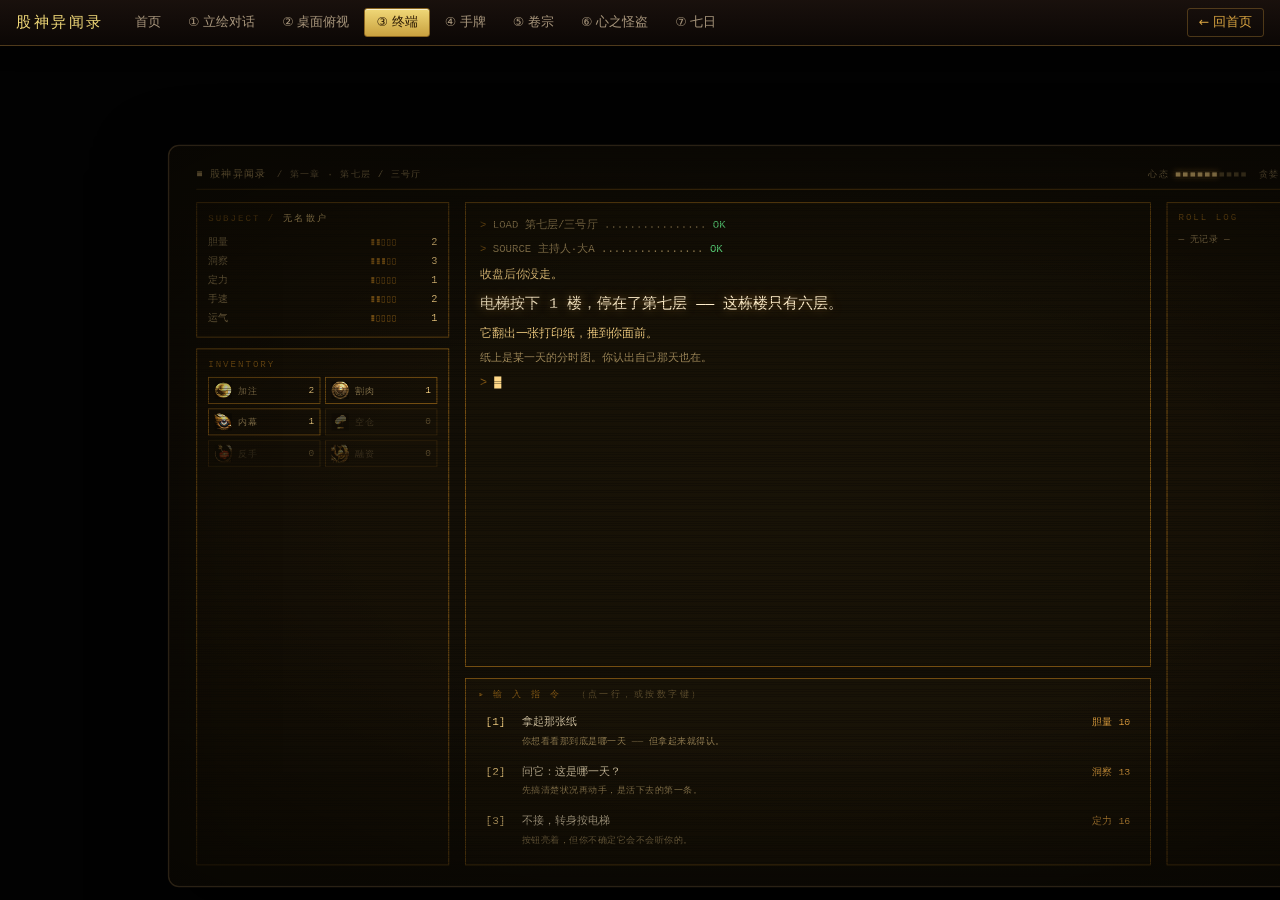
<file: style-3-terminal.html>
<!doctype html>
<html lang="zh-CN">
<head>
<meta charset="utf-8" />
<title>样式三 · 终端</title>
<link rel="stylesheet" href="nav.css" />
<style>
  :root{
    --amb:#ffb547; --amb2:#ffd98a; --ambD:#8a5c14;
    --grn:#5ef08a; --red:#ff6a5e;
    --tx:#e8d9b8; --dim:#a08a5c; --faint:#5f5030;
    --mono:"Cascadia Mono",ui-monospace,"SF Mono",Consolas,"Courier New",monospace;
  }
  *{box-sizing:border-box;margin:0;padding:0}
  html,body{height:100%;overflow:hidden;background:#020202;color:var(--tx);font-family:var(--mono)}
  #stage{position:fixed;inset:46px 0 0 0;display:grid;place-items:center}
  .screen{position:relative;width:1600px;height:940px;overflow:hidden;border-radius:14px;
    background:radial-gradient(120% 100% at 50% 50%,#0d0a05,#050402 70%);
    border:2px solid #2a2114;box-shadow:0 30px 90px rgba(0,0,0,.95),inset 0 0 120px rgba(0,0,0,.9);
    transform-origin:center;color:var(--amb)}
  /* 扫描线 + 闪烁 + 暗角 —— 让它像一台真的 CRT */
  .scan{position:absolute;inset:0;pointer-events:none;z-index:9;
    background:repeating-linear-gradient(180deg,rgba(0,0,0,.34) 0 1px,transparent 1px 3px);
    mix-blend-mode:multiply}
  .glow{position:absolute;inset:0;pointer-events:none;z-index:10;
    background:radial-gradient(78% 68% at 50% 50%,transparent 44%,rgba(0,0,0,.85) 100%)}
  .flick{position:absolute;inset:0;pointer-events:none;z-index:11;background:rgba(255,181,71,.03);
    animation:fl 4.5s steps(1) infinite}
  @keyframes fl{0%,97%{opacity:0}98%{opacity:.5}99%{opacity:.15}100%{opacity:0}}

  .wrap{position:absolute;inset:0;z-index:3;padding:26px 34px;display:flex;flex-direction:column;gap:16px}

  .bar{display:flex;align-items:center;gap:14px;font-size:13px;letter-spacing:.08em;
    border-bottom:1px solid var(--ambD);padding-bottom:10px}
  .bar .id{color:var(--amb2)}
  .sp{flex:1}
  .bar .st{color:var(--dim);font-size:12px}
  .bar .st b{color:var(--amb2);font-weight:400}
  .pips{letter-spacing:2px;color:var(--faint)}
  .pips .on{color:var(--amb2);text-shadow:0 0 8px rgba(255,181,71,.8)}
  .pips.h .on{color:#ffd98a}
  .pips.g .on{color:var(--red);text-shadow:0 0 8px rgba(255,106,94,.8)}

  .main{flex:1;display:flex;gap:20px;min-height:0}
  .left{flex:0 0 320px;display:flex;flex-direction:column;gap:14px;min-height:0}
  .right{flex:0 0 300px;display:flex;flex-direction:column;gap:14px;min-height:0}
  .mid{flex:1;display:flex;flex-direction:column;gap:14px;min-width:0;min-height:0}

  .pn{border:1px solid var(--ambD);background:rgba(255,181,71,.025);padding:12px 14px}
  .pn h4{font-size:11.5px;font-weight:400;letter-spacing:.22em;color:var(--ambD);margin-bottom:10px}
  .pn h4 span{color:var(--amb2)}

  .row{display:flex;align-items:center;gap:8px;font-size:13px;padding:3px 0}
  .row .n{flex:1;color:var(--dim)}
  .row .v{color:var(--amb2)}
  .bar2{width:70px;color:var(--ambD);letter-spacing:-1px}

  .items{display:grid;grid-template-columns:1fr 1fr;gap:6px}
  .it{display:flex;align-items:center;gap:8px;font-size:12px;padding:5px 7px;border:1px solid var(--ambD);
    color:var(--dim);cursor:default}
  .it img{width:22px;height:22px;mix-blend-mode:screen;filter:brightness(1.5) sepia(.5) saturate(2)}
  .it .nm{flex:1}
  .it .ct{color:var(--amb2)}
  .it.off{opacity:.3}

  /* 主屏：滚动日志 */
  .screenlog{flex:1;min-height:0;border:1px solid var(--ambD);padding:16px 18px;overflow:hidden;
    background:rgba(255,181,71,.02);position:relative}
  .logline{font-size:15px;line-height:1.95;color:var(--amb2);white-space:pre-wrap;margin-bottom:4px}
  .logline.dim{color:var(--dim);font-size:13.5px}
  .logline.big{font-size:19px;color:#fff0cf;text-shadow:0 0 12px rgba(255,181,71,.5)}
  .cur{display:inline-block;width:9px;height:16px;background:var(--amb2);vertical-align:-3px;animation:bl .85s steps(1) infinite}
  @keyframes bl{50%{opacity:0}}
  .prompt{color:var(--ambD)}

  /* 选项：命令行 */
  .acts{flex:0 0 auto;border:1px solid var(--ambD);padding:12px 16px;background:rgba(255,181,71,.03)}
  .acts .h{font-size:11.5px;letter-spacing:.22em;color:var(--ambD);margin-bottom:9px}
  .act{display:flex;align-items:baseline;gap:12px;padding:7px 8px;cursor:pointer;font-size:14px;
    line-height:1.7;border:1px solid transparent}
  .act:hover{background:rgba(255,181,71,.09);border-color:var(--ambD)}
  .act .k{color:var(--amb2);width:34px;flex:none}
  .act .t{flex:1;color:var(--tx)}
  .act .d{display:block;font-size:12px;color:var(--dim);margin-top:2px}
  .act .dc{color:var(--amb);font-size:12.5px;white-space:nowrap;flex:none}

  .obswrap{font-size:12.5px;color:var(--dim)}
  .obsbar{margin-top:6px;color:var(--red);letter-spacing:1px}

  .rollbox{border:1px solid var(--ambD);padding:14px;font-size:13px;color:var(--dim);line-height:1.8}
  .rollbox .big{font-size:52px;line-height:1.1;color:var(--amb2);text-shadow:0 0 24px rgba(255,181,71,.6)}
  .rollbox .vd{font-size:16px;letter-spacing:.2em;margin-top:6px}
  .rollbox .vd.ok{color:var(--grn)} .rollbox .vd.no{color:var(--red)} .rollbox .vd.crit{color:#fff0cf}
  .spin{animation:bl .1s steps(1) infinite}

  .end{position:absolute;inset:0;z-index:20;display:none;flex-direction:column;align-items:center;justify-content:center;
    gap:18px;background:rgba(3,2,1,.94);padding:0 120px;text-align:center}
  .end.on{display:flex}
  .end .t{font-size:34px;letter-spacing:.3em;color:var(--amb2);text-shadow:0 0 30px rgba(255,181,71,.6)}
  .end .d{font-size:15px;line-height:2.1;color:var(--dim);white-space:pre-line}
  .end .b{margin-top:10px;font-size:14px;color:var(--amb);cursor:pointer;border:1px solid var(--ambD);padding:10px 24px}
  .end .b:hover{background:rgba(255,181,71,.12)}
</style>
</head>
<body>
<div id="stage">
<div class="screen" id="screen">
  <div class="wrap">
    <div class="bar">
      <span class="id">■ 股神异闻录</span>
      <span class="st">/ 第一章 · 第七层 / 三号厅</span>
      <span class="sp"></span>
      <span class="st">心态 <span class="pips h" id="pHp"></span></span>
      <span class="st">贪婪 <span class="pips g" id="pGreed"></span></span>
      <span class="st">筹码 <b id="nChip">3</b></span>
    </div>

    <div class="main">
      <div class="left">
        <div class="pn">
          <h4>SUBJECT / <span>无名散户</span></h4>
          <div id="attrs"></div>
        </div>
        <div class="pn" style="flex:1;min-height:0;overflow:hidden">
          <h4>INVENTORY</h4>
          <div class="items" id="items"></div>
        </div>
      </div>

      <div class="mid">
        <div class="screenlog" id="log"></div>
        <div class="acts">
          <div class="h" id="actsH">▸ 输 入 指 令</div>
          <div id="actList"></div>
        </div>
      </div>

      <div class="right">
        <div class="pn" id="obsPanel" style="display:none">
          <h4>OBSESSION / <span id="obsName">对倒幽灵</span></h4>
          <div class="obswrap">
            <span id="obsNum">5 / 8</span>
            <div class="obsbar" id="obsBar"></div>
          </div>
        </div>
        <div class="pn" style="flex:1;min-height:0;overflow:hidden">
          <h4>ROLL LOG</h4>
          <div id="rollLog" style="font-size:12px;line-height:1.9;color:var(--dim)">— 无记录 —</div>
        </div>
        <div id="rollBox" style="display:none"></div>
      </div>
    </div>
  </div>

  <div class="scan"></div><div class="glow"></div><div class="flick"></div>

  <div class="end" id="end">
    <div class="t" id="endT"></div>
    <div class="d" id="endD"></div>
    <div style="display:flex;gap:14px">
      <span class="b" onclick="restart()">再 走 一 遍</span>
      <span class="b" onclick="location.href='style-index.html'">换 个 样 式</span>
    </div>
  </div>
</div>
</div>

<script src="engine.js"></script>
<script>
const Q = (s) => document.querySelector(s);
const S = GAME.newState();
let busy = false, typing = null, started = false;

function fit(){ const s = Math.min(innerWidth / 1620, (innerHeight - 46) / 960); Q('#screen').style.transform='scale('+s+')'; }
addEventListener('resize',fit); fit();

function pips(n,max){
  return Array.from({length:max},(_,i)=>`<span class="${i<n?'on':''}">■</span>`).join('');
}
function render(){
  Q('#pHp').innerHTML = pips(S.hp,S.hpMax);
  Q('#pGreed').innerHTML = pips(S.greed,S.greedMax);
  Q('#nChip').textContent = S.chip;
  Q('#attrs').innerHTML = Object.entries(S.attrs).map(([k,v])=>
    `<div class="row"><span class="n">${k}</span><span class="bar2">${'▮'.repeat(v)}${'▯'.repeat(5-v)}</span><span class="v">${v}</span></div>`).join('');
  Q('#items').innerHTML = Object.entries(GAME.ITEMS).map(([k,d])=>{
    const n = S.items[k]||0;
    return `<div class="it${n?'':' off'}"><img src="${d.img}"/><span class="nm">${d.name}</span><span class="ct">${n}</span></div>`;
  }).join('');
  if (S.obs){
    Q('#obsPanel').style.display = 'block';
    Q('#obsNum').textContent = Math.max(0,S.obs.cur)+' / '+S.obs.max;
    Q('#obsBar').textContent = '█'.repeat(Math.max(0,S.obs.cur)) + '░'.repeat(Math.max(0,S.obs.max-S.obs.cur));
  } else Q('#obsPanel').style.display = 'none';
}

/* 终端是一行一行"打"出来的 */
let logHTML = '';
function clearLog(){ logHTML=''; Q('#log').innerHTML=''; }
function pushLine(html, cls){
  logHTML += `<div class="logline ${cls||''}">${html}</div>`;
  Q('#log').innerHTML = logHTML;
}
function typeLine(text, cls, done){
  const id = 'L'+Math.random().toString(36).slice(2,8);
  logHTML += `<div class="logline ${cls||''}" id="${id}"></div>`;
  Q('#log').innerHTML = logHTML;
  const el = document.getElementById(id);
  clearInterval(typing);
  let i=0;
  typing = setInterval(()=>{
    i+=2; if(i%5===0) GAME.sfx('tick');
    el.textContent = text.slice(0,i);
    if(i>=text.length){ clearInterval(typing); el.textContent = text; done&&done(); }
  },15);
}

function playBeat(){
  const b = GAME.BEATS[S.beat];
  busy = true;
  S.obs = b.obs ? {cur:b.obs.cur,max:b.obs.max} : null;
  render(); clearLog();
  Q('#actList').innerHTML = '';
  Q('#actsH').textContent = '▸ …';
  pushLine('<span class="prompt">&gt;</span> LOAD 第七层/三号厅 ................ <span style="color:var(--grn)">OK</span>','dim');
  pushLine('<span class="prompt">&gt;</span> SOURCE ' + b.who.replace(/ /g,'') + ' ................ <span style="color:var(--grn)">OK</span>','dim');
  setTimeout(()=>{
    b.text.split('\n').forEach((line)=>{
      pushLine(line, line.indexOf('第七层')>=0 ? 'big' : '');
    });
    if(b.aside) pushLine(b.aside,'dim');
    pushLine('<span class="prompt">&gt;</span> <span class="cur"></span>','');
    deal(b.acts);
    busy = false;
  },260);
}
function deal(acts){
  Q('#actsH').innerHTML = '▸ 输 入 指 令 &nbsp;<span style="color:var(--faint)">（点一行，或按数字键）</span>';
  Q('#actList').innerHTML = acts.map((a,i)=>`
    <div class="act" onclick="pick(${i})">
      <span class="k">[${i+1}]</span>
      <span class="t">${a.t}<span class="d">${a.d}</span></span>
      <span class="dc">${a.attr} ${a.dc}</span>
    </div>`).join('');
}
function pick(i){
  if(busy) return; busy = true;
  GAME.sfx('click');
  const act = GAME.BEATS[S.beat].acts[i];
  const res = GAME.roll(S, act);
  Q('#actList').innerHTML = '';
  Q('#actsH').textContent = '▸ 检 定 中 …';
  pushLine(`<span class="prompt">&gt;</span> CHECK ${act.attr} DC=${act.dc} ...`);

  const box = Q('#rollBox');
  box.style.display = 'block';
  let n=0;
  const spin = setInterval(()=>{
    const f = 1+Math.floor(Math.random()*20);
    box.innerHTML = `<div class="rollbox"><div class="big spin">${f}</div>
      <div>d20 滚动中…</div></div>`;
    GAME.sfx('tick');
    if(++n>13){ clearInterval(spin); settle(); }
  },60);

  function settle(){
    const o = GAME.outcome(S,act,res);
    GAME.apply(S,o.eff);
    const cls = res.crit?'crit':res.pass?'ok':'no';
    box.innerHTML = `<div class="rollbox">
      <div class="big">${res.r}</div>
      <div>d20 ${res.r} + ${res.attr} ${res.mod} = <span style="color:var(--amb2)">${res.total}</span> vs DC ${res.dc}</div>
      <div class="vd ${cls}">${o.verdict}</div>
      <div style="margin-top:10px;color:var(--tx);font-size:14px;line-height:1.85">${o.text.replace(/\n/g,'<br>')}</div>
      <div style="margin-top:10px;color:var(--amb)">${GAME.effText(o.eff)||''}</div>
      <div style="margin-top:12px"><span style="cursor:pointer;color:var(--amb2);border:1px solid var(--ambD);padding:7px 18px"
        onclick="closeIt()">继 续 ▸</span></div></div>`;
    pushLine(`　→ ${o.verdict} ${res.r}+${res.mod}=${res.total}`, res.pass?'':'dim');
    S.log.unshift(`${act.attr} ${res.r}+${res.mod}=${res.total} vs ${res.dc} · ${o.verdict}`);
    Q('#rollLog').innerHTML = S.log.slice(0,10).map(l=>'· '+l).join('<br>') || '— 无记录 —';
    render();
    if(res.crit) GAME.sfx('crit'); else if(res.pass) GAME.sfx('ok'); else GAME.sfx('no');
  }
}
function closeIt(){
  GAME.sfx('click');
  Q('#rollBox').style.display='none';
  busy = false;
  const e = GAME.ending(S);
  if(e) return showEnd(e);
  const b = GAME.BEATS[S.beat];
  if(b.obs && S.obs && S.obs.cur>0) return playBeat();
  S.beat++;
  if(S.beat>=GAME.BEATS.length) return showEnd(GAME.ending(S));
  playBeat();
}
function showEnd(e){
  Q('#endT').textContent = e.t;
  Q('#endT').style.color = e.tone==='bad'?'var(--red)':e.tone==='good'?'var(--grn)':'var(--amb2)';
  Q('#endD').textContent = e.d;
  Q('#end').classList.add('on');
}
function restart(){ Object.assign(S,GAME.newState()); Q('#end').classList.remove('on'); Q('#rollLog').innerHTML='— 无记录 —'; playBeat(); }

addEventListener('keydown',(e)=>{
  if(Q('#rollBox').style.display==='block'){ if(e.key===' '||e.key==='Enter'){e.preventDefault();closeIt();} return; }
  if(/^[1-9]$/.test(e.key)){ const el=Q('#actList').children[+e.key-1]; if(el) el.click(); }
});

render(); playBeat();
</script>
<script src="nav.js"></script>
</body>
</html>
</file>
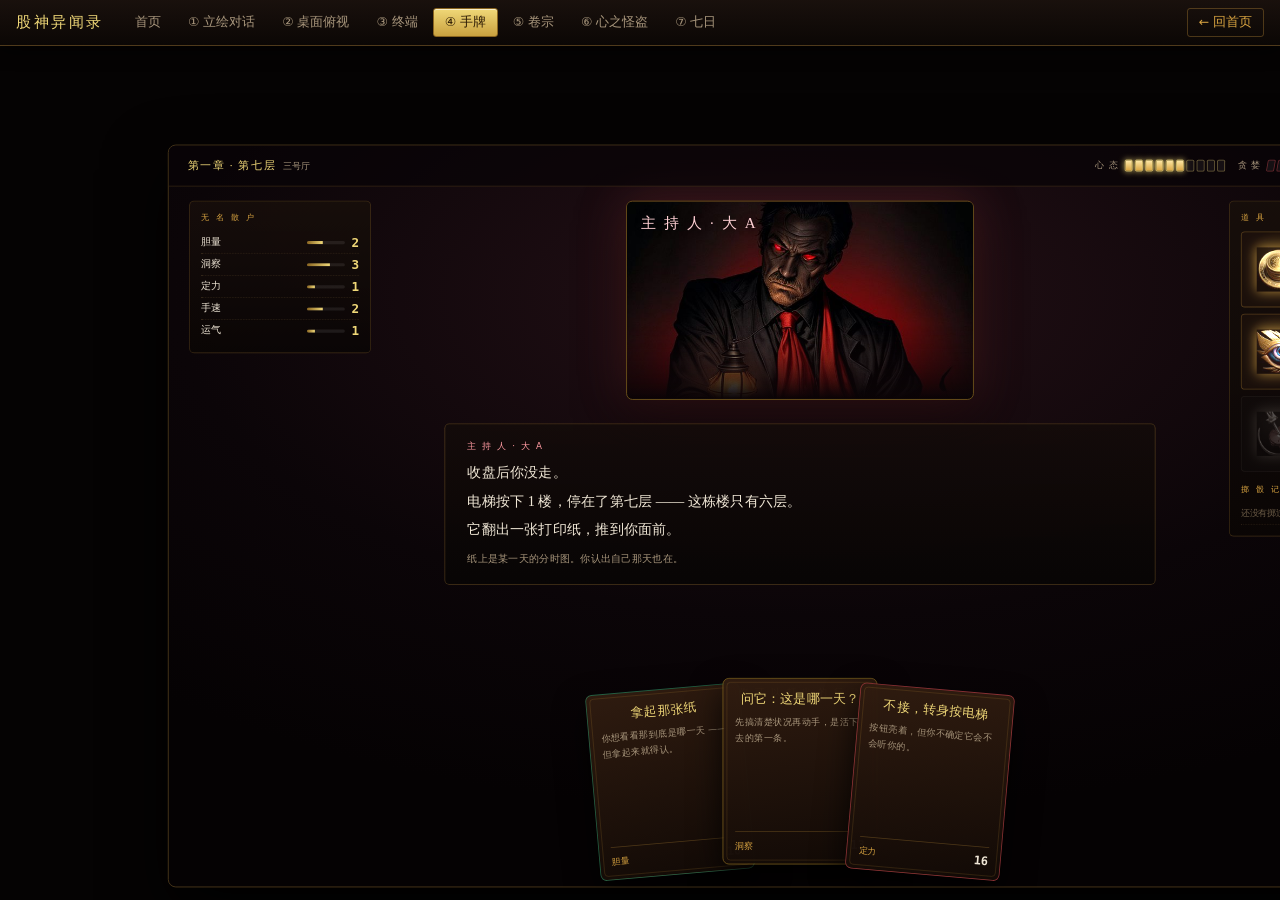
<file: style-4-cards.html>
<!doctype html>
<html lang="zh-CN">
<head>
<meta charset="utf-8" />
<title>样式四 · 手牌</title>
<link rel="stylesheet" href="nav.css" />
<style>
  :root{
    --gold:#d9a441; --gold2:#f0d878; --goldD:#7a5f1c;
    --red:#d84a52; --grn:#35c48a; --pur:#b07ae0;
    --tx:#efe6d6; --dim:#a8967c; --faint:#6b5b46;
    --serif:"Songti SC","STSong","SimSun",Georgia,serif;
    --sans:"PingFang SC","Microsoft YaHei",system-ui,sans-serif;
    --mono:ui-monospace,Consolas,monospace;
  }
  *{box-sizing:border-box;margin:0;padding:0}
  html,body{height:100%;overflow:hidden;background:#050303;color:var(--tx);font-family:var(--sans)}
  #stage{position:fixed;inset:46px 0 0 0;display:grid;place-items:center}
  .screen{position:relative;width:1600px;height:940px;overflow:hidden;border-radius:10px;
    background:radial-gradient(80% 70% at 50% 20%,#241016,#0b0508 62%,#050203);
    border:1px solid #54401f;box-shadow:0 30px 80px rgba(0,0,0,.95);transform-origin:center}

  /* 顶栏 */
  .hud{position:absolute;top:0;left:0;right:0;z-index:8;height:52px;display:flex;align-items:center;gap:16px;
    padding:0 24px;border-bottom:1px solid rgba(217,164,65,.2);background:rgba(8,4,6,.7)}
  .hud .c{font-family:var(--serif);font-size:14px;letter-spacing:.14em;color:var(--gold2)}
  .hud .c small{font-family:var(--sans);font-size:11px;color:var(--dim);margin-left:8px;letter-spacing:.08em}
  .sp{flex:1}
  .res{display:flex;align-items:center;gap:7px;font-size:11px;letter-spacing:.14em;color:var(--dim)}
  .pips{display:flex;gap:3px}
  .pips i{width:10px;height:15px;border-radius:2px;border:1px solid rgba(216,74,82,.45);background:rgba(255,255,255,.05)}
  .pips.heart i{border-color:rgba(240,216,120,.4)}
  .pips.heart i.on{background:linear-gradient(180deg,#ffe9a8,#d9a441);border-color:#f0d878;box-shadow:0 0 8px rgba(240,216,120,.8)}
  .pips.greed i{transform:skewX(-10deg)}
  .pips.greed i.on{background:linear-gradient(180deg,#ff6a72,#8c1018);border-color:#ffb0b5;box-shadow:0 0 9px rgba(255,90,99,.85)}
  .chip{font-family:var(--mono);font-size:14px;font-weight:900;color:var(--gold2)}

  /* 异闻的大牌 —— 顶在上半屏 */
  .boss{position:absolute;left:50%;top:70px;transform:translateX(-50%);width:440px;
    border:1px solid var(--goldD);border-radius:8px;overflow:hidden;
    background:linear-gradient(180deg,rgba(30,10,16,.92),rgba(10,4,6,.97));
    box-shadow:0 0 60px rgba(216,74,82,.25),0 24px 60px rgba(0,0,0,.8)}
  .boss .art{height:250px;background-size:cover;background-position:center;
    -webkit-mask-image:linear-gradient(180deg,#000 62%,transparent);mask-image:linear-gradient(180deg,#000 62%,transparent)}
  .boss .nm{position:absolute;top:14px;left:18px;font-family:var(--serif);font-size:19px;letter-spacing:.14em;
    color:#ffd0d4;text-shadow:0 2px 10px #000}
  .boss .hpwrap{position:absolute;left:20px;right:20px;bottom:14px}
  .boss .hpwrap .lb{display:flex;justify-content:space-between;font-size:11.5px;color:#ffb0b5;
    font-family:var(--mono);letter-spacing:.1em;margin-bottom:5px}
  .boss .bar{height:11px;border-radius:6px;background:rgba(0,0,0,.65);overflow:hidden;border:1px solid rgba(216,74,82,.45)}
  .boss .bar i{display:block;height:100%;background:linear-gradient(90deg,#7a1018,#e2434e 60%,#ff8f8f);
    box-shadow:0 0 14px rgba(226,67,78,.8);transition:width .5s}

  /* 旁白条 */
  .saybar{position:absolute;left:50%;top:352px;transform:translateX(-50%);width:900px;min-height:130px;
    border:1px solid rgba(217,164,65,.28);border-radius:6px;padding:20px 28px;
    background:linear-gradient(180deg,rgba(20,12,10,.9),rgba(8,5,5,.95))}
  .saybar .who{font-size:11px;letter-spacing:.2em;color:#ff9aa1;margin-bottom:8px}
  .saybar .tx{font-family:var(--serif);font-size:18px;line-height:2;color:#f0e7d6}
  .saybar .as{margin-top:8px;font-size:12.5px;color:var(--dim);line-height:1.8}
  .cur{display:inline-block;width:9px;height:18px;background:var(--gold2);vertical-align:-3px;animation:bl .9s steps(1) infinite}
  @keyframes bl{50%{opacity:0}}

  /* 左右两边的小面板 */
  .side{position:absolute;top:70px;width:230px;border:1px solid rgba(217,164,65,.22);border-radius:6px;
    padding:14px;background:linear-gradient(180deg,rgba(24,15,11,.85),rgba(10,6,5,.9))}
  .side.l{left:26px} .side.r{right:26px}
  .side h5{font-size:10.5px;letter-spacing:.22em;color:var(--gold);font-weight:400;margin-bottom:10px}
  .at{display:flex;align-items:center;gap:8px;font-size:12.5px;padding:4px 0;border-bottom:1px dotted rgba(58,44,28,.8)}
  .at:last-child{border-bottom:0}
  .at .n{flex:1;color:var(--tx)}
  .at .bar{width:48px;height:4px;border-radius:2px;background:rgba(255,255,255,.08);overflow:hidden}
  .at .bar i{display:block;height:100%;background:linear-gradient(90deg,#8a6520,#f0d878)}
  .at .v{font-family:var(--mono);font-size:16px;font-weight:900;color:var(--gold2)}
  .items{display:grid;grid-template-columns:repeat(2,1fr);gap:8px}
  .it{position:relative;aspect-ratio:1;border-radius:5px;display:grid;place-items:center;cursor:pointer;
    border:1px solid rgba(217,164,65,.3);
    background:radial-gradient(60% 50% at 50% 34%,rgba(217,164,65,.2),transparent 72%),rgba(30,18,12,.7)}
  .it img{width:60%;height:60%;mix-blend-mode:screen;filter:brightness(1.5) drop-shadow(0 0 8px rgba(217,164,65,.8))}
  .it .n{position:absolute;right:3px;bottom:2px;font-family:var(--mono);font-size:11px;color:var(--gold2)}
  .it.off{opacity:.28;filter:grayscale(.85)}
  .log{font-family:var(--mono);font-size:11px;line-height:1.85;color:#9a8b6f}
  .log div{padding:3px 0;border-bottom:1px dotted rgba(58,44,28,.7)}
  .log .ok{color:#7ff0c0} .log .no{color:#ff9aa1} .log .cr{color:var(--gold2)}

  /* 手牌 */
  .handzone{position:absolute;left:0;right:0;bottom:0;height:260px;z-index:9}
  .handzone .lb{position:absolute;left:0;right:0;top:6px;text-align:center;font-size:11px;
    letter-spacing:.26em;color:var(--gold);opacity:.85}
  .hand{position:absolute;left:50%;bottom:36px;transform:translateX(-50%);display:flex;align-items:flex-end}
  .hcard{position:relative;width:196px;height:236px;margin:0 -20px;cursor:pointer;border-radius:8px;
    border:1px solid var(--goldD);padding:16px 15px 14px;display:flex;flex-direction:column;gap:9px;
    background:linear-gradient(172deg,rgba(48,28,16,.97),rgba(18,10,6,.99));
    box-shadow:0 18px 40px rgba(0,0,0,.8);
    transform-origin:bottom center;transform:rotate(var(--r)) translateY(var(--y));
    transition:transform .16s, box-shadow .16s, border-color .16s}
  .hcard:hover{transform:rotate(0deg) translateY(-34px) scale(1.05);z-index:3;border-color:var(--gold2);
    box-shadow:0 0 46px rgba(217,164,65,.5),0 26px 50px rgba(0,0,0,.85)}
  .hcard .ico{width:44px;height:44px;margin:0 auto;mix-blend-mode:screen;filter:brightness(1.5) drop-shadow(0 0 8px rgba(217,164,65,.7))}
  .hcard .t{font-family:var(--serif);font-size:16px;color:var(--gold2);text-align:center;letter-spacing:.04em}
  .hcard .d{font-size:11.5px;line-height:1.7;color:var(--dim);flex:1}
  .hcard .f{margin-top:auto;display:flex;align-items:center;justify-content:space-between;
    font-family:var(--mono);font-size:11px;color:var(--gold);border-top:1px solid rgba(217,164,65,.28);padding-top:8px}
  .hcard .dc{font-size:15px;font-weight:900;color:var(--tx)}
  .hcard.risk{border-color:rgba(216,74,82,.6)}
  .hcard.good{border-color:rgba(53,196,138,.45)}
  .hcard::after{content:"";position:absolute;inset:4px;border:1px solid rgba(217,164,65,.18);border-radius:5px;pointer-events:none}

  /* 打出去的牌 */
  .played{position:absolute;left:50%;top:330px;transform:translate(-50%,0) scale(.4) rotate(-8deg);
    width:230px;z-index:30;opacity:0;pointer-events:none;transition:.28s cubic-bezier(.2,.9,.3,1.2)}
  .played.on{opacity:1;transform:translate(-50%,0) scale(1) rotate(-2deg)}

  /* 骰子 */
  .dice{position:absolute;left:50%;top:300px;transform:translate(-50%,0) scale(.5);z-index:31;
    width:180px;height:180px;opacity:0;pointer-events:none;transition:.28s cubic-bezier(.2,.9,.3,1.2)}
  .dice.on{opacity:1;transform:translate(-50%,0) scale(1)}
  .dice.shake{animation:sh .1s linear infinite}
  @keyframes sh{0%{transform:translate(-50%,0) scale(1) rotate(-8deg)}50%{transform:translate(-50%,-8px) scale(1) rotate(8deg)}100%{transform:translate(-50%,0) scale(1) rotate(-8deg)}}

  /* 结果板 */
  .result{position:absolute;left:50%;top:500px;transform:translateX(-50%);width:820px;z-index:32;
    border:1px solid var(--goldD);border-radius:8px;padding:24px 30px;opacity:0;pointer-events:none;transition:.24s;
    background:linear-gradient(180deg,rgba(26,16,10,.97),rgba(8,5,4,.99));box-shadow:0 0 70px rgba(0,0,0,.9)}
  .result.on{opacity:1;pointer-events:auto}
  .result .v{font-family:var(--serif);font-size:26px;letter-spacing:.3em;color:#7ff0c0}
  .result .v.no{color:#ff8f8f} .result .v.crit{color:#fff3c8;text-shadow:0 0 30px rgba(255,243,200,.7)}
  .result .eq{margin-top:7px;font-family:var(--mono);font-size:13px;color:var(--dim)}
  .result .tx{margin-top:14px;font-family:var(--serif);font-size:18px;line-height:2;color:#e8dcc6}
  .result .ef{margin-top:12px;font-family:var(--mono);font-size:13px;color:var(--gold)}
  .result .go{margin-top:18px;text-align:right}
  .btn{display:inline-block;padding:11px 30px;cursor:pointer;border:1px solid var(--goldD);border-radius:4px;
    font-family:var(--serif);font-size:14px;letter-spacing:.16em;color:#2c1a04;
    background:linear-gradient(180deg,#f7e3a1,#d3a63f 46%,#9c7520);box-shadow:0 4px 0 #5c450e}
  .btn:hover{filter:brightness(1.08)}
  .dim{position:absolute;inset:0;z-index:25;background:rgba(3,2,2,.66);opacity:0;pointer-events:none;transition:.24s}
  .dim.on{opacity:1;pointer-events:auto}

  .end{position:absolute;inset:0;z-index:40;display:none;flex-direction:column;align-items:center;justify-content:center;
    gap:18px;background:rgba(4,2,3,.94)}
  .end.on{display:flex}
  .end .t{font-family:var(--serif);font-size:44px;letter-spacing:.3em}
  .end .d{font-family:var(--serif);font-size:17px;line-height:2.2;color:#ded3bf;text-align:center;max-width:680px}
  .back{position:absolute;right:22px;bottom:276px;z-index:12;font-size:12px;color:var(--dim);cursor:pointer;
    border:1px solid #3a2c1c;border-radius:3px;padding:6px 14px;background:rgba(10,6,5,.8)}
  .back:hover{color:var(--gold);border-color:var(--goldD)}
</style>
</head>
<body>
<div id="stage">
<div class="screen" id="screen">
  <div class="hud">
    <div class="c" id="chap">第一章 · 第七层<small id="room">三号厅</small></div>
    <span class="sp"></span>
    <div class="res">心 态<div class="pips heart" id="pHp"></div></div>
    <div class="res">贪 婪<div class="pips greed" id="pGreed"></div></div>
    <div class="res"><span class="chip"><span style="font-size:11px;color:var(--dim);margin-right:6px">筹码</span><span id="nChip">3</span></span></div>
  </div>

  <div class="boss" id="boss" style="display:none">
    <div class="art" id="bossArt"></div>
    <div class="nm" id="bossNm">对 倒 幽 灵</div>
    <div class="hpwrap">
      <div class="lb"><span>执 念</span><span id="bossHp">5 / 8</span></div>
      <div class="bar"><i id="bossBar" style="width:62%"></i></div>
    </div>
  </div>

  <div class="saybar">
    <div class="who" id="who">主 持 人 · 大 A</div>
    <div class="tx" id="say"></div>
    <div class="as" id="aside"></div>
  </div>

  <div class="side l">
    <h5>无 名 散 户</h5>
    <div id="attrs"></div>
  </div>

  <div class="side r">
    <h5>道 具</h5>
    <div class="items" id="items"></div>
    <h5 style="margin-top:16px">掷 骰 记 录</h5>
    <div class="log" id="rollLog"><div style="color:var(--faint)">还没有掷过骰。</div></div>
  </div>

  <div class="handzone">
    <div class="lb" id="handLb">你 可 以 打 出 的 行 动</div>
    <div class="hand" id="hand"></div>
  </div>

  <div class="played" id="played"></div>
  <div class="dice" id="dice"></div>
  <div class="dim" id="dim"></div>
  <div class="result" id="result">
    <div class="v" id="rV"></div>
    <div class="eq" id="rEq"></div>
    <div class="tx" id="rT"></div>
    <div class="ef" id="rE"></div>
    <div class="go"><span class="btn" onclick="closeIt()">继 续 ▸</span></div>
  </div>

  <div class="end" id="end">
    <div class="t" id="endT"></div>
    <div class="d" id="endD"></div>
    <div style="display:flex;gap:12px;margin-top:8px">
      <span class="btn" onclick="restart()">再 走 一 遍</span>
      <span class="btn" style="background:none;color:var(--gold);box-shadow:none" onclick="location.href='style-index.html'">换 个 样 式</span>
    </div>
  </div>
</div>
</div>

<script src="engine.js"></script>
<script>
const Q=(s)=>document.querySelector(s);
const S=GAME.newState();
let busy=false, typing=null;

function fit(){const s = Math.min(innerWidth / 1620, (innerHeight - 46) / 960);Q('#screen').style.transform='scale('+s+')';}
addEventListener('resize',fit);fit();

function dieSVG(n,st){
  const g = st==='crit'?['#fffbe8','#f2d071','#b8860b']:st==='no'?['#e8a0a8','#a3232b','#5e1016']:['#fdf3d8','#e2cd9c','#a98c56'];
  const ink = st==='no'?'#fff2f3':'#2b2013';
  const u='g'+Math.random().toString(36).slice(2,7);
  return `<svg viewBox="0 0 200 200" style="width:100%;height:100%">
    <defs><linearGradient id="${u}" x1="0" y1="0" x2="0" y2="1">
      <stop offset="0" stop-color="${g[0]}"/><stop offset=".46" stop-color="${g[1]}"/><stop offset="1" stop-color="${g[2]}"/></linearGradient></defs>
    <polygon points="100,6 170,46 170,154 100,194 30,154 30,46" fill="url(#${u})" stroke="#6b5230" stroke-width="3"/>
    <polygon points="100,6 170,46 100,100" fill="rgba(255,255,255,.34)"/>
    <polygon points="170,46 170,154 100,100" fill="rgba(0,0,0,.07)"/>
    <polygon points="170,154 100,194 100,100" fill="rgba(0,0,0,.15)"/>
    <polygon points="100,194 30,154 100,100" fill="rgba(0,0,0,.22)"/>
    <polygon points="30,154 30,46 100,100" fill="rgba(0,0,0,.1)"/>
    <polygon points="30,46 100,6 100,100" fill="rgba(255,255,255,.18)"/>
    <text x="100" y="122" text-anchor="middle" font-family="ui-monospace,monospace"
      font-size="${String(n).length>1?74:86}" font-weight="900" fill="${ink}">${n}</text></svg>`;
}
function pips(el,n,max){el.innerHTML=Array.from({length:max},(_,i)=>`<i class="${i<n?'on':''}"></i>`).join('');}

function render(){
  pips(Q('#pHp'),S.hp,S.hpMax); pips(Q('#pGreed'),S.greed,S.greedMax);
  Q('#nChip').textContent=S.chip;
  Q('#attrs').innerHTML=Object.entries(S.attrs).map(([k,v])=>
    `<div class="at"><span class="n">${k}</span><span class="bar"><i style="width:${v*20}%"></i></span><span class="v">${v}</span></div>`).join('');
  Q('#items').innerHTML=Object.entries(GAME.ITEMS).map(([k,d])=>{
    const n=S.items[k]||0;
    return `<div class="it${n?'':' off'}" title="${d.name} · ${d.desc}"><img src="${d.img}"/><span class="n">${n}</span></div>`;
  }).join('');
  // 主牌一直在：有异闻就是异闻（带执念条），没有就是主持人（不带）
  Q('#boss').style.display='block';
  Q('#bossArt').style.backgroundImage=`url('${GAME.BEATS[S.beat].art}')`;
  Q('#bossNm').textContent=GAME.BEATS[S.beat].who;
  Q('#boss').querySelector('.hpwrap').style.display = S.obs ? 'block' : 'none';
  if(S.obs){
    Q('#bossHp').textContent=Math.max(0,S.obs.cur)+' / '+S.obs.max;
    Q('#bossBar').style.width=Math.max(0,S.obs.cur/S.obs.max*100)+'%';
  }
  Q('#rollLog').innerHTML = S.log.length ? S.log.slice(0,6).map(l=>`<div class="${l.tone}">${l.text}</div>`).join('')
    : '<div style="color:var(--faint)">还没有掷过骰。</div>';
}
function typeInto(el,text,done){
  clearInterval(typing); let i=0;
  el.innerHTML='<span class="cur"></span>';
  typing=setInterval(()=>{
    i+=2; if(i%6===0) GAME.sfx('tick');
    el.innerHTML=text.slice(0,i).replace(/\n/g,'<br>')+'<span class="cur"></span>';
    if(i>=text.length){clearInterval(typing);el.innerHTML=text.replace(/\n/g,'<br>');done&&done();}
  },16);
}
function playBeat(){
  const b=GAME.BEATS[S.beat];
  busy=true;
  S.obs = b.obs?{cur:b.obs.cur,max:b.obs.max}:null;
  Q('#who').textContent=b.who;
  Q('#aside').textContent='';
  Q('#hand').innerHTML='';
  Q('#handLb').textContent='…';
  render();
  typeInto(Q('#say'),b.text,()=>{
    Q('#aside').textContent=b.aside||'';
    dealHand(b.acts);
    busy=false;
  });
}
function dealHand(acts){
  Q('#handLb').textContent='你 可 以 打 出 的 行 动';
  const n=acts.length;
  const spread=Math.min(16,(n-1)*5);
  Q('#hand').innerHTML=acts.map((a,i)=>{
    const t=n>1?i/(n-1)-.5:0;
    const r=(t*spread).toFixed(1), y=Math.abs(t)*26+8;
    const risk=a.dc>=16?' risk':a.dc<=11?' good':'';
    return `<div class="hcard${risk}" style="--r:${r}deg;--y:${y}px" onclick="play(${i})">
      <div class="t">${a.t}</div>
      <div class="d">${a.d}</div>
      <div class="f"><span>${a.attr}</span><span class="dc">${a.dc}</span></div>
    </div>`;
  }).join('');
}
function play(i){
  if(busy) return; busy=true;
  GAME.sfx('click');
  const act=GAME.BEATS[S.beat].acts[i];
  const res=GAME.roll(S,act);
  const card=Q('#hand').children[i].cloneNode(true);
  Q('#hand').innerHTML='';
  Q('#handLb').textContent='检 定 中 …';
  const p=Q('#played');
  p.innerHTML=''; p.appendChild(card);
  p.classList.add('on');
  GAME.sfx('tick');

  const dice=Q('#dice');
  setTimeout(()=>{
    p.classList.remove('on');
    dice.classList.add('on'); dice.classList.add('shake');
    let n=0;
    const spin=setInterval(()=>{
      const f=1+Math.floor(Math.random()*20);
      dice.innerHTML=dieSVG(f,'roll'); GAME.sfx('tick');
      if(++n>12){clearInterval(spin);settle();}
    },60);
  },260);

  function settle(){
    const o=GAME.outcome(S,act,res);
    GAME.apply(S,o.eff);
    dice.classList.remove('shake');
    dice.innerHTML=dieSVG(res.r,res.crit?'crit':res.pass?'ok':'no');
    Q('#dim').classList.add('on');
    const r=Q('#result'); r.classList.add('on');
    const v=Q('#rV');
    v.textContent=o.verdict;
    v.className='v '+(res.crit?'crit':res.pass?'':'no');
    Q('#rEq').textContent=`${res.attr} ${res.r} + ${res.mod} = ${res.total}   vs   难度 ${res.dc}`;
    Q('#rT').textContent=o.text;
    Q('#rE').textContent=GAME.effText(o.eff)?'· '+GAME.effText(o.eff):'';
    S.log.unshift({tone:res.crit?'cr':res.pass?'ok':'no',
      text:`${act.attr} ${res.r}+${res.mod}=${res.total} vs ${res.dc} · ${o.verdict}`});
    render();
    if(res.crit) GAME.sfx('crit'); else if(res.pass) GAME.sfx('ok'); else GAME.sfx('no');
  }
}
function closeIt(){
  GAME.sfx('click');
  Q('#result').classList.remove('on');
  Q('#dim').classList.remove('on');
  Q('#dice').classList.remove('on');
  busy=false;
  const e=GAME.ending(S);
  if(e) return showEnd(e);
  const b=GAME.BEATS[S.beat];
  if(b.obs && S.obs && S.obs.cur>0) return playBeat();
  S.beat++;
  if(S.beat>=GAME.BEATS.length) return showEnd(GAME.ending(S));
  playBeat();
}
function showEnd(e){
  Q('#endT').textContent=e.t;
  Q('#endT').style.color=e.tone==='bad'?'#ff8f8f':e.tone==='good'?'#7ff0c0':'#f0d878';
  Q('#endD').textContent=e.d; Q('#end').classList.add('on');
}
function restart(){Object.assign(S,GAME.newState());Q('#end').classList.remove('on');playBeat();}
addEventListener('keydown',(e)=>{
  if(Q('#result').classList.contains('on')){if(e.key===' '||e.key==='Enter'){e.preventDefault();closeIt();}return;}
  if(/^[1-9]$/.test(e.key)){const el=Q('#hand').children[+e.key-1];if(el)el.click();}
});
render();playBeat();
</script>
<script src="nav.js"></script>
</body>
</html>
</file>
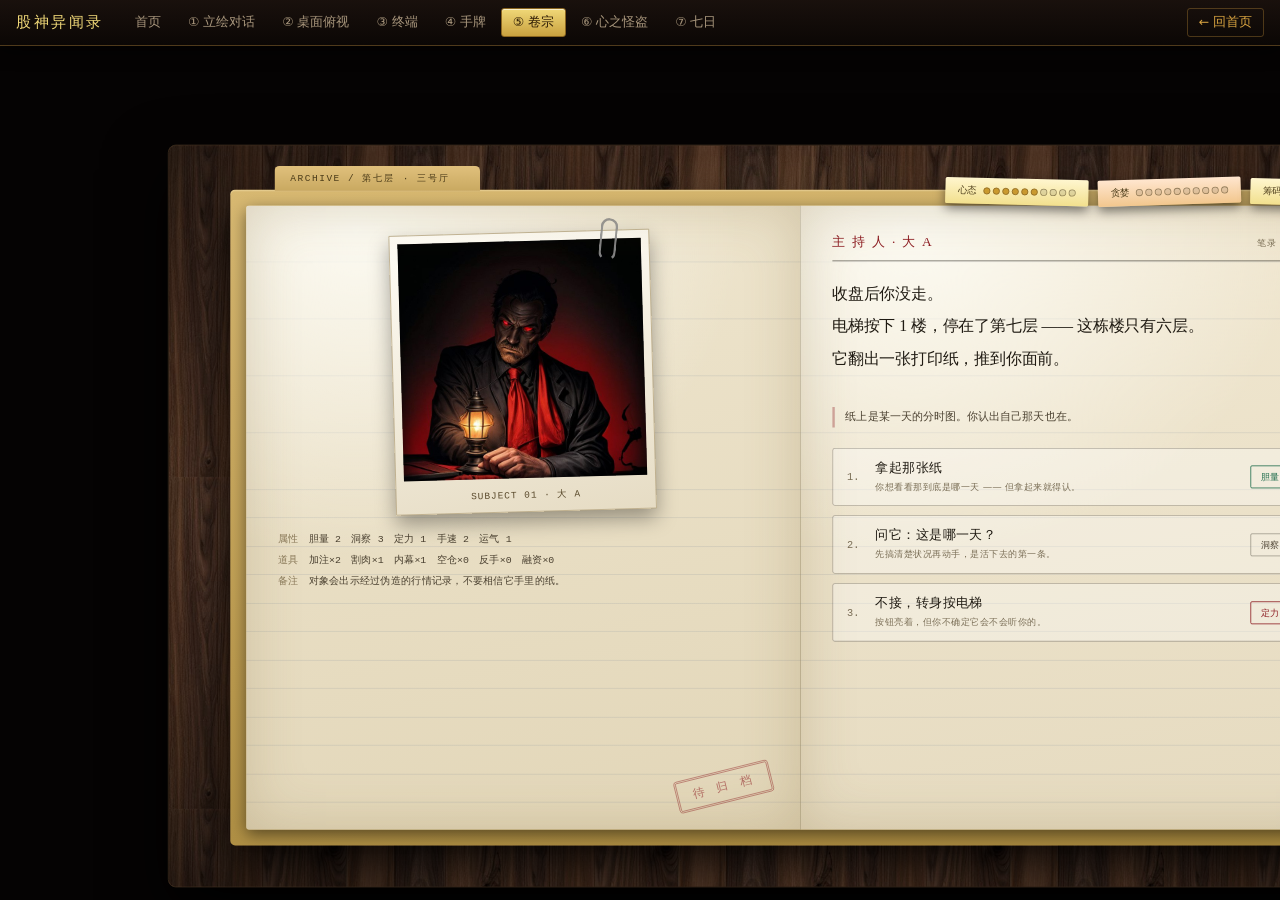
<file: style-5-dossier.html>
<!doctype html>
<html lang="zh-CN">
<head>
<meta charset="utf-8" />
<title>样式五 · 卷宗</title>
<link rel="stylesheet" href="nav.css" />
<style>
  :root{
    --ink:#1f1a12; --ink2:#4a4030; --inkL:#7a6e56;
    --paper:#efe6cf; --paper2:#e2d6b8; --manila:#c9a961;
    --red:#8c1a20; --grn:#1d6b4a; --gold:#d9a441;
    --serif:"Songti SC","STSong","SimSun",Georgia,serif;
    --sans:"PingFang SC","Microsoft YaHei",system-ui,sans-serif;
    --mono:"Courier New",ui-monospace,Consolas,monospace;
  }
  *{box-sizing:border-box;margin:0;padding:0}
  html,body{height:100%;overflow:hidden;background:#050303;font-family:var(--sans)}
  #stage{position:fixed;inset:46px 0 0 0;display:grid;place-items:center}
  .screen{position:relative;width:1600px;height:940px;overflow:hidden;border-radius:10px;
    border:1px solid #3a2c1c;box-shadow:0 30px 80px rgba(0,0,0,.95);transform-origin:center;
    background:url('img/wood-dark.jpg');background-size:420px}

  .lamp{position:absolute;inset:0;
    background:radial-gradient(52% 48% at 50% 30%,rgba(255,206,130,.24),transparent 62%),
               radial-gradient(90% 80% at 50% 50%,transparent 26%,rgba(0,0,0,.8) 100%)}

  /* ═══ 卷宗 ═══ */
  .folder{position:absolute;left:78px;right:78px;top:56px;bottom:52px;border-radius:6px;
    background:linear-gradient(172deg,#d8b972,#bb9a4e 60%,#a5863c);
    box-shadow:0 26px 60px rgba(0,0,0,.85),inset 0 2px 0 rgba(255,240,200,.3)}
  .folder .tab{position:absolute;top:-30px;left:56px;width:260px;height:32px;border-radius:6px 6px 0 0;
    background:linear-gradient(180deg,#e0c07c,#c9a961);border-bottom:1px solid rgba(0,0,0,.15);
    display:flex;align-items:center;padding:0 20px;font-family:var(--mono);font-size:12px;
    letter-spacing:.16em;color:#4a3a18}
  .sheets{position:absolute;inset:20px;display:flex;gap:0;border-radius:4px;overflow:hidden;
    box-shadow:0 6px 20px rgba(0,0,0,.5)}
  .page{flex:1;position:relative;padding:34px 40px;color:var(--ink);overflow:hidden;
    background:
      radial-gradient(120% 90% at 20% 4%,rgba(255,255,250,.8),transparent 58%),
      repeating-linear-gradient(180deg,transparent 0 35px,rgba(90,110,140,.13) 35px 36px),
      linear-gradient(170deg,var(--paper),var(--paper2))}
  .page.l{border-right:1px solid rgba(60,50,30,.35)}
  .page.r{background:
      radial-gradient(120% 90% at 20% 4%,rgba(255,255,250,.8),transparent 58%),
      repeating-linear-gradient(180deg,transparent 0 35px,rgba(90,110,140,.13) 35px 36px),
      linear-gradient(170deg,#f2e9d3,#e5dabf)}
  .page::after{content:"";position:absolute;inset:0;pointer-events:none;
    box-shadow:inset 0 0 70px rgba(120,95,45,.24)}

  /* 左页：照片 + 事实 */
  .photo{position:relative;width:330px;margin:0 auto;padding:10px 10px 42px;
    background:linear-gradient(170deg,#fffdf6,#e6dcc4);border:1px solid #b6a582;
    box-shadow:0 12px 26px rgba(0,0,0,.35);transform:rotate(-1.6deg)}
  .photo .pic{width:100%;height:300px;background-size:cover;background-position:center;
    box-shadow:inset 0 0 26px rgba(0,0,0,.6)}
  .photo .cap{position:absolute;left:0;right:0;bottom:12px;text-align:center;
    font-family:var(--mono);font-size:12px;letter-spacing:.1em;color:#5a4a2c}
  .clip{position:absolute;top:-16px;right:40px;width:22px;height:54px;border:3px solid #8e8e8e;
    border-radius:11px;border-bottom-color:transparent;transform:rotate(7deg);opacity:.9}

  .facts{margin-top:22px;font-family:var(--mono);font-size:12.5px;line-height:2.1;color:var(--ink2)}
  .facts .k{color:#8a7a5a}
  .facts .v{color:var(--red)}
  .stampmark{position:absolute;right:34px;bottom:34px;transform:rotate(-14deg);
    border:3px double rgba(140,26,32,.5);border-radius:4px;padding:8px 18px;
    font-family:var(--mono);font-size:15px;letter-spacing:.24em;color:rgba(140,26,32,.55)}

  /* 右页：旁白 */
  .rhd{display:flex;align-items:baseline;gap:12px;border-bottom:2px solid rgba(31,26,18,.35);
    padding-bottom:12px;margin-bottom:20px}
  .rhd .w{font-family:var(--serif);font-size:17px;letter-spacing:.12em;color:var(--red)}
  .rhd .sp{flex:1}
  .rhd small{font-family:var(--mono);font-size:11.5px;color:var(--inkL);letter-spacing:.08em}
  .say{font-family:var(--serif);font-size:20px;line-height:2.05;color:var(--ink);min-height:150px}
  .aside{margin-top:14px;font-size:13.5px;line-height:1.9;color:var(--ink2);
    border-left:3px solid rgba(140,26,32,.35);padding-left:14px}
  .cur{display:inline-block;width:9px;height:20px;background:var(--ink);vertical-align:-4px;animation:bl .9s steps(1) infinite}
  @keyframes bl{50%{opacity:0}}

  /* 右页：盖章式选项 */
  .acts{margin-top:26px;display:flex;flex-direction:column;gap:12px;opacity:0;transition:.2s}
  .acts.on{opacity:1}
  .act{display:flex;align-items:center;gap:16px;padding:13px 18px;cursor:pointer;
    border:1.5px solid rgba(31,26,18,.3);border-radius:3px;background:rgba(255,255,255,.35);
    transition:.12s}
  .act:hover{background:rgba(255,255,255,.7);border-color:var(--red);transform:translateX(5px)}
  .act .no{font-family:var(--mono);font-size:13px;color:var(--inkL);width:20px}
  .act .tx{flex:1}
  .act .tx b{display:block;font-family:var(--serif);font-size:16.5px;font-weight:400;color:var(--ink)}
  .act .tx span{display:block;font-size:12px;color:var(--inkL);margin-top:4px;line-height:1.65}
  .act .dc{flex:none;font-family:var(--mono);font-size:12px;padding:5px 12px;border-radius:2px;
    border:1.5px solid rgba(31,26,18,.4);color:var(--ink2);white-space:nowrap}
  .act .dc.hard{border-color:var(--red);color:var(--red)}
  .act .dc.easy{border-color:var(--grn);color:var(--grn)}

  /* 顶部：状态条像贴在文件夹外面的便签 */
  .notes{position:absolute;top:-14px;right:80px;display:flex;gap:12px;z-index:6}
  .note{background:linear-gradient(180deg,#fff6cf,#f2e08e);padding:8px 16px;border-radius:2px;
    box-shadow:0 6px 14px rgba(0,0,0,.5);font-family:var(--mono);font-size:12px;color:#4a3a18;
    transform:rotate(1.4deg);display:flex;align-items:center;gap:8px}
  .note:nth-child(2){transform:rotate(-1.8deg);background:linear-gradient(180deg,#ffe6cf,#f2c78e)}
  .note b{color:#8c1a20;font-weight:700}
  .dots{display:flex;gap:3px}
  .dots i{width:9px;height:9px;border-radius:50%;border:1px solid rgba(74,58,24,.5);background:rgba(0,0,0,.1)}
  .dots.h i.on{background:#c9992f;border-color:#8a6520}
  .dots.g i.on{background:#b02a30;border-color:#7a1219}

  /* 骰子：盖在纸上的戳 */
  .stampLayer{position:absolute;inset:0;z-index:20;display:none;align-items:center;justify-content:center;
    background:rgba(10,6,4,.55)}
  .stampLayer.on{display:flex;animation:pop .18s}
  @keyframes pop{from{opacity:0;transform:scale(1.06)}to{opacity:1;transform:scale(1)}}
  .stampCard{width:760px;background:
      radial-gradient(120% 90% at 20% 4%,rgba(255,255,250,.9),transparent 58%),
      linear-gradient(170deg,#f6eed8,#e6dcbf);
    border:1px solid #b6a582;padding:34px 40px;transform:rotate(-1.4deg);
    box-shadow:0 40px 80px rgba(0,0,0,.85);color:var(--ink)}
  .stampCard .top{display:flex;align-items:center;gap:26px}
  .die{width:150px;height:150px;flex:none;filter:drop-shadow(0 8px 18px rgba(0,0,0,.45))}
  .die.shake{animation:sh .1s linear infinite}
  @keyframes sh{0%{transform:rotate(-7deg)}50%{transform:rotate(7deg) translateY(-4px)}100%{transform:rotate(-7deg)}}
  .verdict{font-family:var(--mono);font-size:30px;letter-spacing:.22em;color:var(--grn);
    border:3px double currentColor;border-radius:4px;padding:10px 22px;display:inline-block;
    transform:rotate(-3deg);opacity:.9}
  .verdict.no{color:var(--red)} .verdict.crit{color:#8a6520}
  .eq{margin-top:14px;font-family:var(--mono);font-size:13px;color:var(--inkL)}
  .rt{margin-top:18px;font-family:var(--serif);font-size:18px;line-height:2.05;color:var(--ink)}
  .re{margin-top:14px;font-family:var(--mono);font-size:13px;color:var(--red)}
  .rn{margin-top:22px;text-align:right}
  .stampbtn{display:inline-block;padding:10px 26px;cursor:pointer;border:2px solid var(--red);
    border-radius:3px;font-family:var(--mono);font-size:14px;letter-spacing:.2em;color:var(--red);
    background:rgba(140,26,32,.06);transform:rotate(-1deg)}
  .stampbtn:hover{background:var(--red);color:#f6eed8}

  .end{position:absolute;inset:0;z-index:30;display:none;flex-direction:column;align-items:center;justify-content:center;
    gap:18px;background:rgba(6,4,3,.92)}
  .end.on{display:flex}
  .end .t{font-family:var(--serif);font-size:44px;letter-spacing:.3em}
  .end .d{font-family:var(--serif);font-size:17px;line-height:2.2;color:#ded3bf;text-align:center;max-width:680px}
  .back{position:absolute;left:22px;bottom:12px;z-index:9;font-size:12px;color:#c9b795;cursor:pointer;
    border:1px solid #6b5230;border-radius:3px;padding:6px 14px;background:rgba(10,6,5,.8)}
  .back:hover{color:var(--gold);border-color:var(--gold)}
</style>
</head>
<body>
<div id="stage">
<div class="screen" id="screen">
  <div class="lamp"></div>

  <div class="folder">
    <div class="tab" id="tab">ARCHIVE / 第七层 · 三号厅</div>
    <div class="notes">
      <div class="note">心态 <span class="dots h" id="pHp"></span></div>
      <div class="note">贪婪 <span class="dots g" id="pGreed"></span></div>
      <div class="note">筹码 <b id="nChip">3</b></div>
    </div>

    <div class="sheets">
      <div class="page l">
        <div class="photo">
          <div class="clip"></div>
          <div class="pic" id="pic"></div>
          <div class="cap" id="picCap">SUBJECT 07-B</div>
        </div>
        <div class="facts" id="facts"></div>
        <div class="stampmark" id="stampMark">归 档 中</div>
      </div>

      <div class="page r">
        <div class="rhd">
          <span class="w" id="who">主 持 人 · 大 A</span>
          <span class="sp"></span>
          <small id="rmk">笔录 第 1 页</small>
        </div>
        <div class="say" id="say"></div>
        <div class="aside" id="aside"></div>
        <div class="acts" id="acts"></div>
      </div>
    </div>
  </div>

  <div class="stampLayer" id="stampLayer">
    <div class="stampCard">
      <div class="top">
        <div class="die" id="die"></div>
        <div style="flex:1">
          <div id="verdictWrap"></div>
          <div class="eq" id="rEq"></div>
        </div>
      </div>
      <div class="rt" id="rT"></div>
      <div class="re" id="rE"></div>
      <div class="rn"><span class="stampbtn" onclick="closeIt()">归 档 ▸</span></div>
    </div>
  </div>

  <div class="end" id="end">
    <div class="t" id="endT"></div>
    <div class="d" id="endD"></div>
    <div style="display:flex;gap:12px;margin-top:8px">
      <span class="stampbtn" onclick="restart()">再 走 一 遍</span>
      <span class="stampbtn" style="border-color:#d9a441;color:#d9a441" onclick="location.href='style-index.html'">换 个 样 式</span>
    </div>
  </div>
</div>
</div>

<script src="engine.js"></script>
<script>
const Q=(s)=>document.querySelector(s);
const S=GAME.newState();
let busy=false,typing=null;

function fit(){const s = Math.min(innerWidth / 1620, (innerHeight - 46) / 960);Q('#screen').style.transform='scale('+s+')';}
addEventListener('resize',fit);fit();

function dieSVG(n,st){
  const g=st==='crit'?['#fffbe8','#f2d071','#b8860b']:st==='no'?['#e8a0a8','#a3232b','#5e1016']:['#fdf3d8','#e2cd9c','#a98c56'];
  const ink=st==='no'?'#fff2f3':'#2b2013';
  const u='g'+Math.random().toString(36).slice(2,7);
  return `<svg viewBox="0 0 200 200" style="width:100%;height:100%">
    <defs><linearGradient id="${u}" x1="0" y1="0" x2="0" y2="1">
      <stop offset="0" stop-color="${g[0]}"/><stop offset=".46" stop-color="${g[1]}"/><stop offset="1" stop-color="${g[2]}"/></linearGradient></defs>
    <polygon points="100,6 170,46 170,154 100,194 30,154 30,46" fill="url(#${u})" stroke="#6b5230" stroke-width="3"/>
    <polygon points="100,6 170,46 100,100" fill="rgba(255,255,255,.34)"/>
    <polygon points="170,46 170,154 100,100" fill="rgba(0,0,0,.07)"/>
    <polygon points="170,154 100,194 100,100" fill="rgba(0,0,0,.15)"/>
    <polygon points="100,194 30,154 100,100" fill="rgba(0,0,0,.22)"/>
    <polygon points="30,154 30,46 100,100" fill="rgba(0,0,0,.1)"/>
    <polygon points="30,46 100,6 100,100" fill="rgba(255,255,255,.18)"/>
    <text x="100" y="122" text-anchor="middle" font-family="ui-monospace,monospace"
      font-size="${String(n).length>1?74:86}" font-weight="900" fill="${ink}">${n}</text></svg>`;
}
function dots(el,n,max){el.innerHTML=Array.from({length:max},(_,i)=>`<i class="${i<n?'on':''}"></i>`).join('');}

function render(){
  dots(Q('#pHp'),S.hp,S.hpMax); dots(Q('#pGreed'),S.greed,S.greedMax);
  Q('#nChip').textContent=S.chip;
  Q('#facts').innerHTML=
    `<div><span class="k">属性</span>　`+Object.entries(S.attrs).map(([k,v])=>`${k} ${v}`).join('　')+`</div>`+
    `<div><span class="k">道具</span>　`+Object.entries(GAME.ITEMS).map(([k,d])=>`${d.name}×${S.items[k]||0}`).join('　')+`</div>`+
    (S.obs?`<div><span class="k">执念</span>　<span class="v">${Math.max(0,S.obs.cur)} / ${S.obs.max}</span></div>`:'')+
    `<div><span class="k">备注</span>　对象会出示经过伪造的行情记录，不要相信它手里的纸。</div>`;
  Q('#stampMark').textContent = S.obs ? (S.obs.cur<=0?'已 散':'归 档 中') : '待 归 档';
}
function typeInto(el,text,done){
  clearInterval(typing);let i=0;
  el.innerHTML='<span class="cur"></span>';
  typing=setInterval(()=>{
    i+=2; if(i%7===0) GAME.sfx('tick');
    el.innerHTML=text.slice(0,i).replace(/\n/g,'<br>')+'<span class="cur"></span>';
    if(i>=text.length){clearInterval(typing);el.innerHTML=text.replace(/\n/g,'<br>');done&&done();}
  },16);
}
function playBeat(){
  const b=GAME.BEATS[S.beat];
  busy=true;
  S.obs=b.obs?{cur:b.obs.cur,max:b.obs.max}:null;
  Q('#who').textContent=b.who;
  Q('#rmk').textContent='笔录 第 '+(S.beat+1)+' 页';
  Q('#pic').style.backgroundImage=`url('${b.art}')`;
  Q('#picCap').textContent='SUBJECT '+String(S.beat+1).padStart(2,'0')+' · '+(b.who.split('·')[1]||'').trim();
  Q('#acts').classList.remove('on'); Q('#acts').innerHTML='';
  Q('#aside').textContent='';
  render();
  typeInto(Q('#say'),b.text,()=>{
    Q('#aside').textContent=b.aside||'';
    deal(b.acts); busy=false;
  });
}
function deal(acts){
  Q('#acts').innerHTML=acts.map((a,i)=>{
    const cls=a.dc>=16?'hard':a.dc<=11?'easy':'';
    return `<div class="act" onclick="pick(${i})">
      <span class="no">${i+1}.</span>
      <span class="tx"><b>${a.t}</b><span>${a.d}</span></span>
      <span class="dc ${cls}">${a.attr} ${a.dc}</span></div>`;
  }).join('');
  Q('#acts').classList.add('on');
}
function pick(i){
  if(busy) return; busy=true;
  GAME.sfx('click');
  const act=GAME.BEATS[S.beat].acts[i];
  const res=GAME.roll(S,act);
  Q('#acts').classList.remove('on');
  const layer=Q('#stampLayer'); layer.classList.add('on');
  const die=Q('#die'); die.className='die shake';
  Q('#verdictWrap').innerHTML='';
  Q('#rEq').textContent=`${act.attr} +${S.attrs[act.attr]}  vs  难度 ${act.dc}`;
  Q('#rT').textContent=''; Q('#rE').textContent='';
  let n=0;
  const spin=setInterval(()=>{
    const f=1+Math.floor(Math.random()*20);
    die.innerHTML=dieSVG(f,'roll'); GAME.sfx('tick');
    if(++n>12){clearInterval(spin);settle();}
  },60);
  function settle(){
    const o=GAME.outcome(S,act,res);
    GAME.apply(S,o.eff);
    die.className='die';
    die.innerHTML=dieSVG(res.r,res.crit?'crit':res.pass?'ok':'no');
    const cls=res.crit?'crit':res.pass?'':'no';
    Q('#verdictWrap').innerHTML=`<div class="verdict ${cls}">${o.verdict}</div>`;
    Q('#rEq').textContent=`${res.attr} ${res.r} + ${res.mod} = ${res.total}   vs   难度 ${res.dc}`;
    Q('#rT').textContent=o.text;
    const et=GAME.effText(o.eff);
    Q('#rE').textContent=et?'· '+et:'';
    render();
    if(res.crit) GAME.sfx('crit'); else if(res.pass) GAME.sfx('ok'); else GAME.sfx('no');
  }
}
function closeIt(){
  GAME.sfx('click');
  Q('#stampLayer').classList.remove('on');
  busy=false;
  const e=GAME.ending(S);
  if(e) return showEnd(e);
  const b=GAME.BEATS[S.beat];
  if(b.obs && S.obs && S.obs.cur>0) return playBeat();
  S.beat++;
  if(S.beat>=GAME.BEATS.length) return showEnd(GAME.ending(S));
  playBeat();
}
function showEnd(e){
  Q('#endT').textContent=e.t;
  Q('#endT').style.color=e.tone==='bad'?'#ff8f8f':e.tone==='good'?'#7ff0c0':'#f0d878';
  Q('#endD').textContent=e.d; Q('#end').classList.add('on');
}
function restart(){Object.assign(S,GAME.newState());Q('#end').classList.remove('on');playBeat();}
addEventListener('keydown',(e)=>{
  if(Q('#stampLayer').classList.contains('on')){if(e.key===' '||e.key==='Enter'){e.preventDefault();closeIt();}return;}
  if(/^[1-9]$/.test(e.key)){const el=Q('#acts').children[+e.key-1];if(el)el.click();}
});
render();playBeat();
</script>
<script src="nav.js"></script>
</body>
</html>
</file>
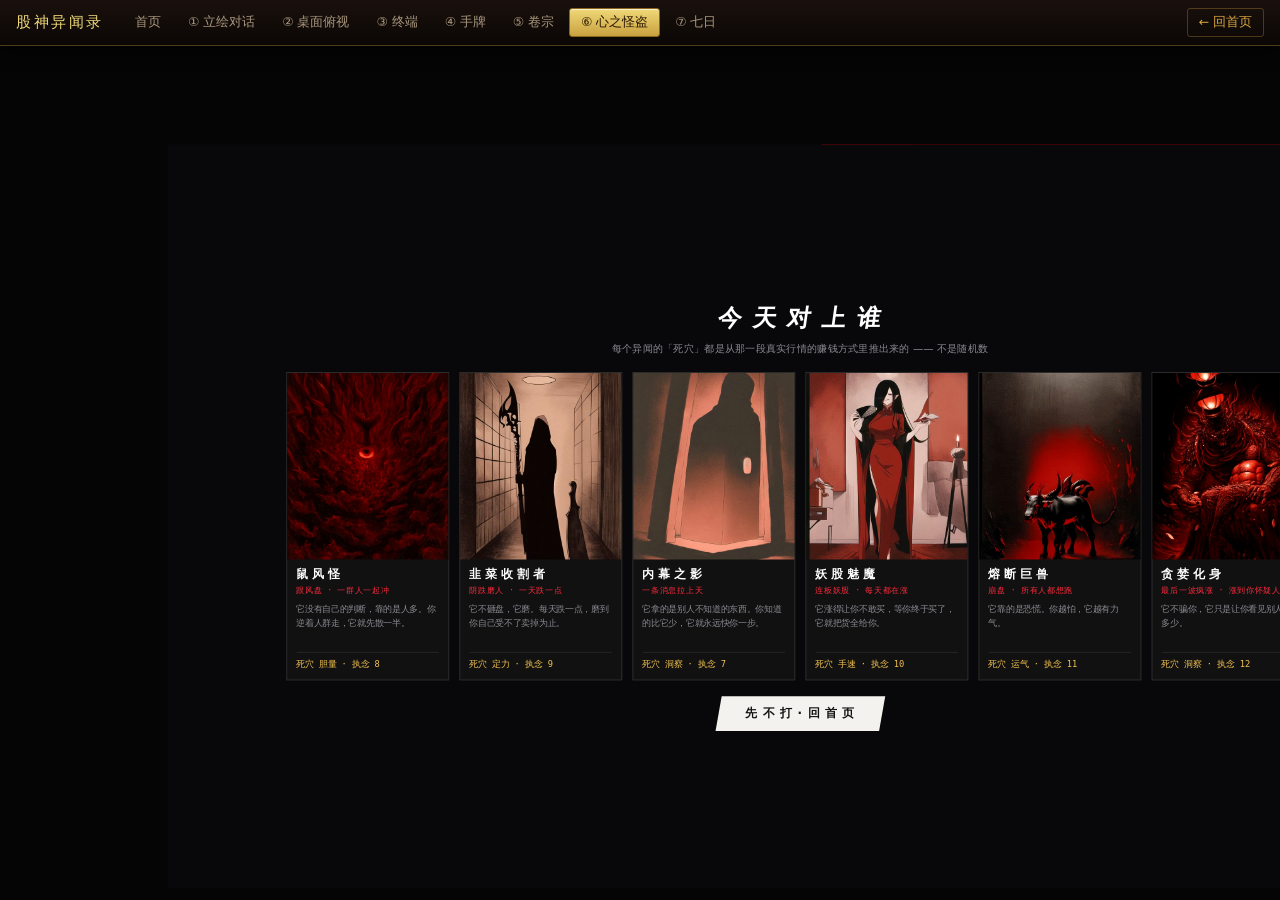
<file: style-6-persona.html>
<!doctype html>
<html lang="zh-CN">
<head>
<meta charset="utf-8" />
<title>样式六 · 心之怪盗</title>
<link rel="stylesheet" href="nav.css" />
<style>
  :root{
    --red:#e60012; --red2:#ff2b3d; --ink:#0b0b0d;
    --wt:#f4f2ee; --gray:#8a8a92; --gold:#f5c451;
    --sans:"PingFang SC","Microsoft YaHei",system-ui,sans-serif;
    --disp:"Arial Black","Microsoft YaHei",system-ui,sans-serif;
    --mono:ui-monospace,Consolas,monospace;
  }
  *{box-sizing:border-box;margin:0;padding:0}
  html,body{height:100%;overflow:hidden;background:#050506;font-family:var(--sans)}
  #stage{position:fixed;inset:46px 0 0 0;display:grid;place-items:center}
  .screen{position:relative;width:1600px;height:940px;overflow:hidden;transform-origin:center;background:var(--ink)}

  .slash{position:absolute;inset:-20% -10%;background:var(--red);
    clip-path:polygon(52% 0,100% 0,100% 100%,30% 100%);transform:skewX(-6deg)}
  .slash.b{background:#1a0206;clip-path:polygon(58% 0,66% 0,44% 100%,36% 100%)}
  .dots{position:absolute;inset:0;opacity:.16;
    background-image:radial-gradient(#fff .9px,transparent 1.2px);background-size:6px 6px}
  .vig{position:absolute;inset:0;background:radial-gradient(90% 80% at 30% 40%,transparent 40%,rgba(0,0,0,.75) 100%)}

  /* ═══ 选对手 ═══ */
  .pick{position:absolute;inset:0;z-index:60;background:#08080a;display:none;flex-direction:column;
    align-items:center;justify-content:center;gap:20px}
  .pick.on{display:flex}
  .pick h2{font-family:var(--disp);font-weight:900;font-size:30px;color:#fff;transform:skewX(-8deg);letter-spacing:.06em}
  .pick .hint{font-size:13px;color:var(--gray);margin-top:-10px}
  .foes{display:flex;gap:13px}
  .fcard{position:relative;width:206px;cursor:pointer;background:#111;border:1px solid #333;transition:.14s}
  .fcard:hover{border-color:var(--red);transform:translateY(-6px)}
  .fcard .im{height:236px;background-size:cover;background-position:center;filter:contrast(1.08)}
  .fcard .bd{padding:10px 12px 12px}
  .fcard .nm{font-family:var(--disp);font-weight:900;font-size:15px;color:#fff}
  .fcard .src{font-family:var(--mono);font-size:10.5px;color:var(--red2);margin-top:4px}
  .fcard .why{font-size:11px;color:var(--gray);line-height:1.65;margin-top:7px;min-height:56px}
  .fcard .wk{font-family:var(--mono);font-size:11px;color:var(--gold);margin-top:7px;
    border-top:1px solid #2a2a2a;padding-top:7px}

  /* ═══ 顶栏 ═══ */
  .turnbar{position:absolute;top:0;left:0;right:0;z-index:8;height:56px;display:flex;align-items:center;
    gap:14px;padding:0 22px;background:linear-gradient(180deg,rgba(0,0,0,.85),transparent)}
  .turnbar .t{transform:skewX(-10deg);background:var(--wt);color:#111;font-family:var(--disp);
    font-weight:900;font-size:15px;padding:5px 16px}
  .turnbar .t span{display:inline-block;transform:skewX(10deg)}
  .turnbar .lbl{font-family:var(--mono);font-size:11.5px;letter-spacing:.18em;color:#fff;opacity:.72}
  .sp{flex:1}
  .dep{display:flex;align-items:center;gap:9px}
  .dep .lb{font-family:var(--mono);font-size:11px;letter-spacing:.2em;color:var(--gold)}
  .dep .cells{display:flex;gap:3px}
  .dep .cells i{width:13px;height:15px;background:rgba(255,255,255,.14);transform:skewX(-10deg)}
  .dep .cells i.on{background:var(--gold);box-shadow:0 0 10px rgba(245,196,81,.8)}
  .who{transform:skewX(-10deg);background:#000;border:1px solid var(--red);padding:4px 14px}
  .who span{display:inline-block;transform:skewX(10deg);font-size:12.5px;letter-spacing:.12em;color:var(--red2)}

  /* ═══ 异闻 ═══ */
  .foe{position:absolute;right:64px;top:62px;width:400px;z-index:5}
  .foe .fwrap{height:400px;background:var(--red);padding:5px;
    clip-path:polygon(4% 0,100% 3%,97% 97%,0 100%);transform:rotate(1.4deg)}
  .foe .frame{position:relative;height:100%;background:#000;
    clip-path:polygon(4% 0,100% 3%,97% 97%,0 100%);overflow:hidden}
  .foe .frame .art{position:absolute;inset:0;background-size:cover;background-position:center;
    filter:contrast(1.12) saturate(1.15)}
  .foe .frame .art::after{content:"";position:absolute;inset:0;
    background:linear-gradient(200deg,transparent 40%,rgba(230,0,18,.45))}
  .foe .plate{position:absolute;left:-26px;bottom:-18px;transform:skewX(-10deg);background:var(--wt);padding:7px 22px}
  .foe .plate span{display:inline-block;transform:skewX(10deg);font-family:var(--disp);font-weight:900;
    font-size:19px;color:#111;letter-spacing:.06em}
  .foe .weak{position:absolute;right:-14px;top:-14px;transform:rotate(9deg);background:var(--red);
    padding:6px 16px;box-shadow:0 0 24px rgba(230,0,18,.8)}
  .foe .weak span{font-family:var(--disp);font-weight:900;font-size:14px;color:#fff;letter-spacing:.08em}
  .foe .weak.unknown{background:#2a2a30;box-shadow:none}
  .foe .weak.unknown span{color:var(--gray)}
  .foe .ebar{position:absolute;left:6px;right:6px;bottom:-46px;height:15px;transform:skewX(-10deg);
    background:rgba(0,0,0,.75);border:1px solid var(--red);overflow:hidden}
  .foe .ebar i{display:block;height:100%;background:linear-gradient(90deg,#ff2b3d,#7d0110);transition:width .45s;
    box-shadow:0 0 14px rgba(230,0,18,.8)}
  .foe .ebarL{position:absolute;left:6px;bottom:-70px;font-family:var(--mono);font-size:11px;
    letter-spacing:.22em;color:#fff;opacity:.7}
  .foe .ebarV{position:absolute;right:6px;bottom:-70px;font-family:var(--mono);font-size:13px;color:#fff;font-weight:700}
  .foe .lock{position:absolute;left:-20px;top:42%;transform:rotate(-9deg);background:var(--gold);
    padding:7px 20px;display:none;box-shadow:0 0 30px rgba(245,196,81,.7)}
  .foe .lock.on{display:block;animation:popin .4s cubic-bezier(.2,1.5,.4,1) both}
  .foe .lock span{font-family:var(--disp);font-weight:900;font-size:20px;color:#2a1a00;letter-spacing:.2em}

  /* ═══ 主角 / 人格 / 心态 ═══ */
  .me{position:absolute;left:40px;bottom:44px;z-index:5;display:flex;flex-direction:column;gap:8px}
  .me .por{width:156px;height:208px;background-size:cover;background-position:center top;
    clip-path:polygon(0 4%,98% 0,100% 100%,3% 97%);box-shadow:0 0 0 3px #000,0 0 0 4px rgba(255,255,255,.16)}
  .me .nm{transform:skewX(-10deg);background:var(--wt);padding:5px 14px;align-self:flex-start}
  .me .nm span{display:inline-block;transform:skewX(10deg);font-family:var(--disp);font-weight:900;font-size:14px;color:#111}

  .mask{position:absolute;left:220px;bottom:44px;z-index:6;width:256px;cursor:pointer;
    border:1px solid var(--red);background:#0d0d10;transition:.14s}
  .mask:hover{background:#1a0a0c;border-color:var(--red2)}
  .mask .mh{padding:7px 10px;background:var(--red)}
  .mask .mh b{font-family:var(--mono);font-size:10px;letter-spacing:.22em;color:#fff;font-weight:400}
  .mask .mb{padding:10px 12px 11px}
  .mask .mn{font-family:var(--disp);font-weight:900;font-size:18px;color:#fff;letter-spacing:.04em}
  .mask .md{font-size:11px;color:var(--gray);line-height:1.6;margin-top:5px;min-height:35px}
  .mask .ms{margin-top:8px;padding-top:7px;border-top:1px solid #2a2a2a;font-family:var(--mono);font-size:11px;color:var(--gold)}
  .mask .hint{font-family:var(--mono);font-size:10px;color:var(--gray);text-align:right;margin-top:6px;line-height:1.6}

  .stats{position:absolute;left:220px;bottom:262px;z-index:6}
  .bar{display:flex;align-items:center;gap:10px;transform:skewX(-10deg)}
  .bar .lb{font-family:var(--mono);font-size:11px;letter-spacing:.16em;color:#fff;opacity:.8;width:42px}
  .bar .track{width:200px;height:15px;background:rgba(255,255,255,.14);overflow:hidden}
  .bar .track i{display:block;height:100%;background:linear-gradient(90deg,#7ee0b4,#2fd39a);transition:width .4s}
  .bar .v{font-family:var(--mono);font-size:12px;color:#fff;width:46px}
  .buffs{margin-top:7px;font-family:var(--mono);font-size:11px;color:var(--gold);min-height:16px}

  /* ═══ 指令 ═══ */
  .cmd{position:absolute;right:64px;bottom:44px;z-index:9;width:560px}
  .cmd .hd{display:flex;align-items:center;gap:10px;font-family:var(--mono);font-size:11px;
    letter-spacing:.26em;color:#fff;opacity:.62;margin-bottom:8px}
  .cmd .hd::after{content:"";flex:1;height:1px;background:linear-gradient(90deg,rgba(230,0,18,.7),transparent)}
  .row{position:relative;display:flex;align-items:center;gap:14px;height:52px;margin-bottom:6px;cursor:pointer;
    transform:skewX(-10deg);background:#000;border-left:4px solid var(--red);transition:.12s}
  .row .inner{display:flex;align-items:center;gap:12px;flex:1;padding:0 18px;transform:skewX(10deg)}
  .row .k{font-family:var(--mono);font-size:12px;color:var(--red2);width:16px}
  .row .t{font-family:var(--disp);font-weight:900;font-size:17px;color:var(--wt);letter-spacing:.04em;
    transform:scaleY(1.08);transform-origin:left;white-space:nowrap}
  .row .d{font-size:11px;color:var(--gray);line-height:1.45;flex:1}
  .row .at{font-family:var(--mono);font-size:11.5px;color:#fff;background:rgba(255,255,255,.12);
    padding:3px 9px;white-space:nowrap}
  .row .mark{font-family:var(--mono);font-size:13px;width:14px;text-align:center}
  .row:hover{background:var(--red);transform:skewX(-10deg) translateX(12px)}
  .row:hover .d{color:#ffd9dd}
  .row:hover .at{background:#000;color:var(--red2)}
  .row.skill{border-left-color:var(--gold)}
  .row.skill .k{color:var(--gold)}
  .row.skill .at{background:rgba(245,196,81,.2);color:var(--gold)}
  .row.no{opacity:.4;pointer-events:none}

  /* ═══ 大字 ═══ */
  .pop{position:absolute;left:50%;top:44%;transform:translate(-50%,-50%);z-index:30;opacity:0;pointer-events:none;text-align:center}
  .pop.on{animation:popin .55s cubic-bezier(.2,1.5,.4,1) forwards}
  @keyframes popin{
    0%{opacity:0;transform:translate(-50%,-50%) scale(.3) rotate(-18deg)}
    60%{opacity:1;transform:translate(-50%,-50%) scale(1.16) rotate(-6deg)}
    100%{opacity:1;transform:translate(-50%,-50%) scale(1) rotate(-8deg)}}
  .pop .big{font-family:var(--disp);font-weight:900;font-size:90px;letter-spacing:-.02em;line-height:.96;
    color:#fff;transform:scaleY(1.16);text-shadow:6px 6px 0 var(--red),0 0 60px rgba(230,0,18,.7)}
  .pop .sub{margin-top:8px;font-family:var(--mono);font-weight:700;font-size:15px;letter-spacing:.4em;color:var(--red2)}

  /* ═══ 面板 ═══ */
  .panel{position:absolute;inset:0;z-index:25;display:none;align-items:center;justify-content:center;background:rgba(5,5,6,.82)}
  .panel.on{display:flex}
  .pbox{width:1020px;background:#0d0d10;border:2px solid var(--red);
    clip-path:polygon(0 2%,99% 0,100% 98%,1% 100%);padding:32px 44px}
  .pbox .ph{display:flex;align-items:baseline;gap:16px;margin-bottom:16px}
  .pbox .pv{font-family:var(--disp);font-weight:900;font-size:29px;letter-spacing:.05em;color:#fff;transform:skewX(-8deg)}
  .pbox .pe{margin-left:auto;font-family:var(--mono);font-size:13px;color:var(--gray)}
  .pbox .pt{font-size:17.5px;line-height:2.05;color:#ded9d2;white-space:pre-line}
  .pbox .pn2{margin-top:14px;font-family:var(--mono);font-size:11.5px;color:var(--gray);line-height:1.9;
    border-left:3px solid var(--red);padding-left:12px}
  .pbox .pf{margin-top:16px;font-family:var(--mono);font-size:13.5px;color:var(--gold);letter-spacing:.05em}
  .pbox .pg{margin-top:22px;text-align:right}
  .pbtn{display:inline-block;cursor:pointer;transform:skewX(-10deg);background:var(--wt);padding:12px 34px}
  .pbtn span{display:inline-block;transform:skewX(10deg);font-family:var(--disp);font-weight:900;font-size:15px;color:#111;letter-spacing:.06em}
  .pbtn:hover{background:var(--red)} .pbtn:hover span{color:#fff}

  .allout{position:absolute;inset:0;z-index:40;display:none;overflow:hidden;background:#000}
  .allout.on{display:block}
  .allout .stripe{position:absolute;left:-20%;right:-20%;height:150px;background:var(--red);
    transform:rotate(-8deg);top:34%}
  .allout .txt{position:absolute;left:50%;top:50%;transform:translate(-50%,-50%) rotate(-8deg);text-align:center}
  .allout .txt b{display:block;font-family:var(--disp);font-weight:900;font-size:92px;color:#fff;
    letter-spacing:.02em;transform:scaleY(1.2);text-shadow:8px 8px 0 #000}
  .allout .txt i{display:block;font-style:normal;font-family:var(--mono);font-size:14px;letter-spacing:.5em;
    color:#fff;margin-top:10px}
  .allout .art{position:absolute;right:-60px;bottom:-40px;width:740px;height:740px;background-size:cover;
    background-position:center;filter:grayscale(1) contrast(1.4) brightness(.6);
    -webkit-mask-image:radial-gradient(60% 60% at 50% 50%,#000 40%,transparent 78%);
    mask-image:radial-gradient(60% 60% at 50% 50%,#000 40%,transparent 78%)}
  .allout.on .stripe{animation:swipe .5s cubic-bezier(.2,1,.3,1) both}
  @keyframes swipe{from{transform:rotate(-8deg) translateX(110%)}to{transform:rotate(-8deg) translateX(0)}}
  .allout.on .txt{animation:popin .6s .2s cubic-bezier(.2,1.5,.4,1) both}

  .end{position:absolute;inset:0;z-index:50;display:none;flex-direction:column;align-items:center;justify-content:center;
    gap:18px;background:#08080a;padding:0 80px;text-align:center}
  .end.on{display:flex}
  .end .t{font-family:var(--disp);font-weight:900;font-size:50px;letter-spacing:.1em;color:#fff;transform:scaleY(1.15)}
  .end .d{font-size:15.5px;line-height:2.1;color:#b9b4ad;max-width:740px;white-space:pre-line}
</style>
</head>
<body>
<div id="stage">
<div class="screen" id="screen">
  <div class="slash"></div><div class="slash b"></div><div class="dots"></div><div class="vig"></div>

  <div class="pick on" id="pick">
    <h2>今 天 对 上 谁</h2>
    <div class="hint">每个异闻的「死穴」都是从那一段真实行情的赚钱方式里推出来的 —— 不是随机数</div>
    <div class="foes" id="foeList"></div>
    <div class="pbtn" onclick="location.href='style-index.html'"><span>先 不 打 · 回 首 页</span></div>
  </div>

  <div class="turnbar">
    <div class="t"><span id="turnTxt">TURN 1</span></div>
    <div class="lbl" id="turnLbl">你的回合</div>
    <span class="sp"></span>
    <div class="dep"><span class="lb">保 证 金</span><div class="cells" id="depCells"></div></div>
    <div class="who"><span>无 名 散 户</span></div>
  </div>

  <div class="foe">
    <div class="fwrap"><div class="frame"><div class="art" id="foeArt"></div></div></div>
    <div class="lock" id="lockTag"><span>套 牢</span></div>
    <div class="weak unknown" id="weakTag"><span>死穴 ???</span></div>
    <div class="plate"><span id="foeName"></span></div>
    <div class="ebar"><i id="obsBar" style="width:100%"></i></div>
    <div class="ebarL">执 念</div>
    <div class="ebarV" id="obsV">8 / 8</div>
  </div>

  <div class="me">
    <div class="por" id="mePor"></div>
    <div class="nm"><span>无 名 散 户</span></div>
  </div>

  <div class="stats">
    <div class="bar"><span class="lb">心态</span><div class="track"><i id="hpBar" style="width:70%"></i></div><span class="v" id="hpV">7/10</span></div>
    <div class="buffs" id="buffs"></div>
  </div>

  <div class="mask" id="maskCard" onclick="openMask()">
    <div class="mh"><b>CURRENT / 当 前 人 格</b></div>
    <div class="mb">
      <div class="mn" id="maskName"></div>
      <div class="md" id="maskDesc"></div>
      <div class="ms" id="maskSkill"></div>
      <div class="hint" id="maskHint"></div>
    </div>
  </div>

  <div class="cmd">
    <div class="hd" id="cmdHd">选 择 手 段</div>
    <div id="rows"></div>
  </div>

  <div class="pop" id="pop"><div class="big" id="popBig"></div><div class="sub" id="popSub"></div></div>

  <div class="panel" id="panel">
    <div class="pbox">
      <div class="ph"><span class="pv" id="pv"></span><span class="pe" id="pe"></span></div>
      <div class="pt" id="pt"></div>
      <div class="pn2" id="pn2"></div>
      <div class="pf" id="pf"></div>
      <div class="pg"><span class="pbtn" onclick="closePanel()"><span>继 续 ▸</span></span></div>
    </div>
  </div>

  <div class="panel" id="maskPanel">
    <div class="pbox" style="width:1200px">
      <div class="ph"><span class="pv">换 一 副 面 具</span><span class="pe">消耗 1 回合 · 换来一种打法</span></div>
      <div class="foes" id="maskList" style="flex-wrap:wrap"></div>
      <div class="pg"><span class="pbtn" onclick="closeMask()"><span>算 了 ▸</span></span></div>
    </div>
  </div>

  <div class="allout" id="allout">
    <div class="stripe"></div>
    <div class="art" id="alloutArt"></div>
    <div class="txt"><b>一 致 行 动</b><i>CONCERTED ACTION</i></div>
  </div>

  <div class="end" id="end">
    <div class="t" id="endT"></div>
    <div class="d" id="endD"></div>
    <div style="display:flex;gap:14px;margin-top:10px">
      <span class="pbtn" onclick="location.reload()"><span>换 个 对 手</span></span>
      <span class="pbtn" style="background:none;box-shadow:inset 0 0 0 2px var(--red)" onclick="location.href='style-index.html'">
        <span style="color:var(--red2)">换 个 样 式</span></span>
    </div>
  </div>
</div>
</div>

<script src="engine.js"></script>
<script src="nav.js"></script>
<script>
const Q = (s) => document.querySelector(s);

/* ══════════════════════════════════════════════════════════
   异闻表 —— 每个「死穴」都是从那段真实行情的赚钱方式推出来的
   ══════════════════════════════════════════════════════════ */
const FOES = [
  { id:'rat', name:'鼠 风 怪', img:'img/m-rat2.jpg', obs:8, weak:'胆量',
    src:'跟风盘 · 一群人一起冲',
    why:'它没有自己的判断，靠的是人多。你逆着人群走，它就先散一半。',
    weakWhy:'它的力量来自"大家都这样"。你一个人不这样，它就少一块。' },
  { id:'reaper', name:'韭 菜 收 割 者', img:'img/m-reaper.jpg', obs:9, weak:'定力',
    src:'阴跌磨人 · 一天跌一点',
    why:'它不砸盘，它磨。每天跌一点，磨到你自己受不了卖掉为止。',
    weakWhy:'它全部的招都是"让你受不了"。你受得了，它就没有下一步了。' },
  { id:'insider', name:'内 幕 之 影', img:'img/m-insider.jpg', obs:7, weak:'洞察',
    src:'一条消息拉上天',
    why:'它拿的是别人不知道的东西。你知道的比它少，它就永远快你一步。',
    weakWhy:'信息差这东西，看一眼来源就知道真假。看穿了它就空了。' },
  { id:'succubus', name:'妖 股 魅 魔', img:'img/m-succubus.jpg', obs:10, weak:'手速',
    src:'连板妖股 · 每天都在涨',
    why:'它涨得让你不敢买，等你终于买了，它就把货全给你。',
    weakWhy:'它赌的是你犹豫。抢在它反应过来之前进去，它就少一个买家。' },
  { id:'beast', name:'熔 断 巨 兽', img:'img/m-beast2.jpg', obs:11, weak:'运气',
    src:'崩盘 · 所有人都想跑',
    why:'它靠的是恐慌。你越怕，它越有力气。',
    weakWhy:'崩盘里做什么都是错的。唯一能做的，是不跟它赌。' },
  { id:'greed', name:'贪 婪 化 身', img:'img/m-greed2.jpg', obs:12, weak:'洞察',
    src:'最后一波疯涨 · 涨到你怀疑人生',
    why:'它不骗你，它只是让你看见别人赚了多少。',
    weakWhy:'它一直在涨，可你去看它的基本面 —— 那里什么都没有。' },
];

/* 操盘人格 —— 换一副面具，就是换一套打法 */
const MASKS = [
  { id:'value', name:'价 值 投 资', desc:'只买看得懂的东西。慢，但你睡得着。',
    mod:{定力:2, 洞察:1, 手速:-1},
    skill:{ name:'长 期 持 有', cost:2, desc:'接下来 3 回合，心态不掉' } },
  { id:'momentum', name:'短 线 打 板', desc:'不看基本面，只看谁在买。手快有，手慢无。',
    mod:{手速:3, 定力:-1},
    skill:{ name:'打 板', cost:3, desc:'这一手直接算打中死穴' } },
  { id:'herd', name:'跟 风', desc:'人多的地方不一定对，但一定热闹。',
    mod:{运气:3, 洞察:-1},
    skill:{ name:'人 多 的 地 方', cost:2, desc:'赌一把：六成双倍，四成自己挨一下' } },
  { id:'short', name:'做 空', desc:'它跌你就赚。代价是所有人都讨厌你。',
    mod:{胆量:1, 定力:1},
    skill:{ name:'反 手', cost:2, desc:'命中时执念双倍，并回 1 点保证金' } },
  { id:'dealer', name:'庄 家', desc:'你不需要猜它想干什么 —— 你能让它干什么。',
    mod:{胆量:1, 洞察:1, 定力:1, 手速:1, 运气:1},
    skill:{ name:'对 倒', cost:4, desc:'伪造一次检定，直接判定命中（每场一次）' } },
];

const MOVES = [
  { t:'看 盘', attr:'洞察', dc:13, d:'把它的东西翻开看一遍' },
  { t:'硬 扛', attr:'胆量', dc:14, d:'不退，正面顶上去' },
  { t:'忍 住', attr:'定力', dc:12, d:'不动，等它先出错' },
];

let S, foe, mask, turn, depot, tried, used, busy, dealerUsed, holdTurns, locked, weakKnown, down, firstWeak;

function fit(){ const s=Math.min(innerWidth/1620,(innerHeight-46)/960); Q('#screen').style.transform='scale('+s+')'; }
addEventListener('resize',fit); fit();

function attrsOf(m){
  const a={胆量:2,洞察:2,定力:2,手速:1,运气:1};
  for(const k in (m.mod||{})) a[k]=Math.max(0,a[k]+m.mod[k]);
  return a;
}

function newGame(f){
  foe=f; S=GAME.newState(); mask=MASKS[0];
  S.attrs=attrsOf(mask); S.obs={cur:foe.obs,max:foe.obs};
  turn=1; depot=6; tried={}; used=false; busy=false;
  dealerUsed=false; holdTurns=0; weakKnown=false; locked=false; down=false;
  Q('#pick').classList.remove('on');
  Q('#alloutArt').style.backgroundImage=`url('${foe.img}')`;
  setWeakTag(); render();
}

function render(){
  Q('#turnTxt').textContent='TURN '+turn;
  Q('#turnLbl').textContent = used ? '已出手' : '你的回合';
  Q('#depCells').innerHTML=Array.from({length:8},(_,i)=>`<i class="${i<depot?'on':''}"></i>`).join('');
  Q('#hpBar').style.width=Math.max(0,S.hp/S.hpMax*100)+'%';
  Q('#hpV').textContent=S.hp+'/'+S.hpMax;
  Q('#buffs').textContent = holdTurns>0 ? '· 长期持有 · 还剩 '+holdTurns+' 回合免伤' : '';

  Q('#foeArt').style.backgroundImage=`url('${foe.img}')`;
  Q('#foeName').textContent=foe.name;
  Q('#obsBar').style.width=Math.max(0,S.obs.cur/S.obs.max*100)+'%';
  Q('#obsV').textContent=Math.max(0,S.obs.cur)+' / '+S.obs.max;
  Q('#lockTag').className='lock'+(locked?' on':'');

  Q('#mePor').style.backgroundImage="url('img/trader.jpg')";
  Q('#maskName').textContent=mask.name;
  Q('#maskDesc').textContent=mask.desc;
  Q('#maskSkill').textContent='技能 · '+mask.skill.name+'（保证金 '+mask.skill.cost+'）';
  const roll=Object.entries(mask.mod).map(([k,v])=>k+(v>0?'+':'')+v).join('  ');
  Q('#maskHint').textContent = roll + '\n点击换人格（消耗 1 回合）';

  const canSkill = depot>=mask.skill.cost && !(mask.id==='dealer'&&dealerUsed);
  Q('#cmdHd').textContent = used ? '本 回 合 已 出 手' : '选 择 手 段';
  Q('#rows').innerHTML =
    MOVES.map((m,i)=>{
      const mk = weakKnown ? (foe.weak===m.attr?'★':'') : (tried[m.attr]?'✕':'');
      return `<div class="row${used?' no':''}" onclick="move(${i})">
        <div class="inner"><span class="k">${i+1}</span><span class="t">${m.t}</span>
        <span class="d">${m.d}</span><span class="mark" style="color:${mk==='★'?'var(--gold)':'var(--red2)'}">${mk}</span>
        <span class="at">${m.attr} ${m.dc}</span></div></div>`;
    }).join('') +
    `<div class="row skill${(used||!canSkill)?' no':''}" onclick="useSkill()">
      <div class="inner"><span class="k">4</span><span class="t">${mask.skill.name}</span>
      <span class="d">${mask.skill.desc}</span><span class="at">保证金 ${mask.skill.cost}</span></div></div>` +
    // 倒地才能「一致行动」—— 这是 Persona 的正牌收尾，不是打到 0 就自动放
    (down ? `<div class="row skill${used?' no':''}" onclick="allOutStrike()">
      <div class="inner"><span class="k">5</span><span class="t">一 致 行 动</span>
      <span class="d">它倒着。所有人一起上。</span><span class="at">ALL-OUT 6</span></div></div>` : '');
}

function allOutStrike(){
  if(busy||used||!down) return;
  busy=true; used=true; GAME.sfx('crit');
  const dmg=6;
  S.obs.cur=Math.max(0,S.obs.cur-dmg);
  render();
  pop('ALL-OUT','执 念 -'+dmg,()=>{
    if(S.obs.cur<=0){ busy=false; return allOut(); }
    showPanel({attr:'—',dc:0},null,'一 致 行 动',dmg,0,false,
      '不是一个人的看法，是所有人的。\n\n'+foe.name.replace(/ /g,'')+' 被按在地上，执念 -'+dmg+'。');
    busy=false;
  });
}
function setWeakTag(){
  const el=Q('#weakTag');
  el.className='weak'+(weakKnown?'':' unknown');
  el.innerHTML='<span>'+(weakKnown?('死穴 '+foe.weak):'死穴 ???')+'</span>';
}
function pop(big,sub,cb){
  const p=Q('#pop');
  Q('#popBig').textContent=big; Q('#popSub').textContent=sub||'';
  p.classList.remove('on'); void p.offsetWidth; p.classList.add('on');
  setTimeout(()=>{ p.classList.remove('on'); cb&&cb(); },1150);
}

function resolve(opt){
  if(busy||used) return;
  busy=true; used=true; GAME.sfx('click');

  const res = GAME.roll(S,{attr:opt.attr,dc:opt.dc}, opt.force?20:0);
  const isWeak = (res.pass && (res.crit || opt.attr===foe.weak)) || (opt.force&&res.pass);
  let obsDmg=0, hpDmg=0;

  if(opt.skill==='herd'){
    if(Math.random()<0.6) obsDmg=-4; else hpDmg=-2;
  } else if(isWeak){
    // 负数 = 打掉执念（这个符号必须和 herd/pass 一致，否则打中死穴会给它加血）
    obsDmg = -(res.crit?4:3) * (opt.skill==='short'?2:1);
  } else if(res.pass){ obsDmg=-1; }
  else { hpDmg=-1; }

  tried[opt.attr]=true;
  firstWeak = isWeak && !weakKnown;   // 第一次摸到死穴，面板里要写出来
  if(isWeak){ weakKnown=true; setWeakTag(); }
  if(opt.skill==='short'&&isWeak) depot=Math.min(8,depot+1);
  if(obsDmg) S.obs.cur=Math.max(0,S.obs.cur+obsDmg);
  if(hpDmg) S.hp=Math.max(0,S.hp+hpDmg);
  render();

  const verdict = opt.skill==='herd' ? (obsDmg?'赌 对 了':'赌 输 了')
    : isWeak ? (res.crit?'一 字 板':'WEAK!!')
    : res.pass ? '击 中' : '失 手';
  if(res.crit&&!opt.skill) GAME.sfx('crit');
  else if(res.pass||obsDmg) GAME.sfx('ok'); else GAME.sfx('no');

  const finish=()=>{ showPanel(opt,res,verdict,obsDmg,hpDmg,isWeak); busy=false; };
  // 只有「还没倒地」的那一下才给 1 MORE。打已经倒地的目标只加伤害，不再连锁。
  if(isWeak && !opt.skill && !down){
    down=true; locked=true; render(); pop('WEAK!!','1 MORE — 加 码',finish);
  } else if(isWeak && down && !opt.skill){
    pop('追 打','已 经 倒 了',finish);
  } else finish();
}
function move(i){ resolve({attr:MOVES[i].attr, dc:MOVES[i].dc}); }

function useSkill(){
  if(used||depot<mask.skill.cost) return;
  if(mask.id==='dealer'&&dealerUsed) return;
  depot-=mask.skill.cost;
  if(mask.id==='dealer') dealerUsed=true;
  if(mask.id==='momentum') return resolve({attr:'手速',dc:12,force:true,skill:'momentum'});
  if(mask.id==='dealer')   return resolve({attr:'洞察',dc:10,force:true,skill:'dealer'});
  if(mask.id==='herd')     return resolve({attr:'运气',dc:10,skill:'herd'});
  if(mask.id==='short')    return resolve({attr:'定力',dc:12,skill:'short'});
  if(mask.id==='value'){
    holdTurns=3; used=true; busy=true; render();
    showPanel({attr:'—',dc:0},null,'长 期 持 有',0,0,false,
      '你把软件关了。\n\n接下来三个回合它怎么吓你都不管用 —— 因为你根本看不见。');
    busy=false;
  }
}

function showPanel(opt,res,verdict,obsDmg,hpDmg,isWeak,custom){
  Q('#pv').textContent=verdict;
  Q('#pv').style.color = isWeak ? 'var(--gold)' : (res&&res.pass ? '#fff' : 'var(--red2)');
  Q('#pe').textContent = res ? `${opt.attr} ${res.r} + ${res.mod} = ${res.total}  vs  ${opt.dc}` : '—';
  let tx, note='';
  if(custom) tx=custom;
  else if(opt.skill==='herd'){
    tx = obsDmg ? '你跟着人群冲了进去。\n\n它没想到你会这么莽 —— 在它的模型里，你应该是理性的。'
                : '你跟着人群冲了进去。\n\n人散了。你站在最里面。';
  } else if(isWeak){
    tx = '你打中了它唯一不想被碰的地方。\n\n它往后缩了半步 —— 那张纸掉在地上。';
    note = foe.weakWhy;
  } else if(res.pass){
    tx = '它挡了一下。你碰到了，但没碰到该碰的地方。';
    note = weakKnown ? '' : '不是死穴。记住这个属性，下次别再试它。';
  } else {
    tx = '你的手穿过去了。它就在你身后，很近。';
  }
  Q('#pt').textContent=tx;
  Q('#pn2').textContent=note;
  const eff=[];
  if(obsDmg) eff.push('执念 '+obsDmg);
  if(hpDmg) eff.push('心态 '+hpDmg);
  if(isWeak&&firstWeak) eff.push('死穴已记下');
  Q('#pf').textContent = eff.length?('· '+eff.join('   ·   ')):'';
  Q('#panel').dataset.locked = locked ? '1' : '';
  Q('#panel').classList.add('on');
}

function closePanel(){
  GAME.sfx('click');
  Q('#panel').classList.remove('on');
  const wasLocked = Q('#panel').dataset.locked==='1';
  Q('#panel').dataset.locked='';

  if(S.obs.cur<=0) return allOut();
  if(S.hp<=0) return ending('bad');

  if(wasLocked){
    locked=false; down=false;   // 它这回合动不了，下一回合爬起来
    pop('套 牢','它 这 回 合 动 不 了',()=>{ used=false; render(); });
    return;
  }
  if(!used){ render(); return; }

  turn++; depot=Math.min(8,depot+1);
  if(holdTurns>0) holdTurns--;
  used=false; render();
  if(holdTurns>0){ pop('看 不 见','长期持有 · 免伤',()=>render()); return; }
  const dmg = 1 + (Math.random()<0.3?1:0);
  S.hp=Math.max(0,S.hp-dmg); render();
  if(S.hp<=0){ GAME.sfx('no'); return ending('bad'); }
  pop('它 动 了','心态 -'+dmg,()=>{ used=false; render(); });
}

function openMask(){
  GAME.sfx('click');
  Q('#maskList').innerHTML=MASKS.map((m,i)=>{
    const roll=Object.entries(m.mod).map(([k,v])=>k+(v>0?'+':'')+v).join(' ');
    const on = m.id===mask.id;
    return `<div class="fcard" style="${on?'border-color:var(--gold)':''}" onclick="switchMask(${i})">
      <div class="bd" style="min-height:158px">
        <div class="nm" style="color:${on?'var(--gold)':'#fff'}">${m.name}${on?' · 使用中':''}</div>
        <div class="why">${m.desc}</div>
        <div class="src">${roll}</div>
        <div class="wk">技能 ${m.skill.name} · 保证金 ${m.skill.cost}</div>
      </div></div>`;
  }).join('');
  Q('#maskPanel').classList.add('on');
}
function closeMask(){ GAME.sfx('click'); Q('#maskPanel').classList.remove('on'); }
function switchMask(i){
  const m=MASKS[i];
  closeMask();
  if(m.id===mask.id) return;
  mask=m; S.attrs=attrsOf(mask); used=true; render();
  pop('换 面 具',m.name,()=>{
    Q('#pt').textContent='你换了一副面具。\n\n看盘的方式变了，能看见的东西也不一样了。';
    Q('#pv').textContent='换 面 具'; Q('#pv').style.color='#fff'; Q('#pe').textContent='消耗 1 回合';
    Q('#pn2').textContent=m.desc;
    Q('#pf').textContent='· '+Object.entries(m.mod).map(([k,v])=>k+(v>0?'+':'')+v).join('   ·   ');
    Q('#panel').dataset.locked='';
    Q('#panel').classList.add('on');
  });
}

function allOut(){
  const el=Q('#allout'); el.classList.add('on'); GAME.sfx('crit');
  setTimeout(()=>{ el.classList.remove('on'); ending('win'); },2100);
}
function ending(kind){
  const M={
    win:{ t:'它 散 了',
      d:`执念归零。\n\n一致行动之后，${foe.name.replace(/ /g,'')} 碎了满地。\n\n你用了 ${turn} 个回合，戴过「${mask.name.replace(/ /g,'')}」。屋里的灯还亮着。\n\n（原型到这里 —— 真游戏里，接下来是下一层，那一层写着另一天。）` },
    bad:{ t:'你 成 了 异 闻',
      d:'心态归零。\n\n你坐下了 —— 坐在那个位置上。\n下一个进来的人，会看见两个红点。' },
  }[kind];
  Q('#endT').textContent=M.t;
  Q('#endT').style.color = kind==='win'?'#fff':'var(--red2)';
  Q('#endD').textContent=M.d;
  Q('#end').classList.add('on');
}

Q('#foeList').innerHTML=FOES.map((f,i)=>`
  <div class="fcard" onclick="pickFoe(${i})">
    <div class="im" style="background-image:url('${f.img}')"></div>
    <div class="bd">
      <div class="nm">${f.name}</div>
      <div class="src">${f.src}</div>
      <div class="why">${f.why}</div>
      <div class="wk">死穴 ${f.weak} · 执念 ${f.obs}</div>
    </div>
  </div>`).join('');
function pickFoe(i){ GAME.sfx('click'); newGame(FOES[i]); }

addEventListener('keydown',(e)=>{
  if(Q('#pick').classList.contains('on')){ if(/^[1-6]$/.test(e.key)) pickFoe(+e.key-1); return; }
  if(Q('#maskPanel').classList.contains('on')){ if(e.key==='Escape') closeMask(); return; }
  if(Q('#panel').classList.contains('on')){ if(e.key===' '||e.key==='Enter'){e.preventDefault();closePanel();} return; }
  if(/^[1-5]$/.test(e.key)){ const el=Q('#rows').children[+e.key-1]; if(el) el.click(); }
});

/* 调试：?foe=reaper&demo=weak|down|allout|mask */
(function(){
  const q=new URLSearchParams(location.search);
  const fid=q.get('foe');
  const d=q.get('demo');
  // 没有 ?foe= 也没有 ?demo= 时，停在「选对手」那一屏
  if(!fid && !d) return;
  const i=fid?FOES.findIndex(f=>f.id===fid):0;
  pickFoe(i<0?0:i);
  weakKnown=true; setWeakTag(); render();
  // 截图用：强制这一手命中，不然拍到的是「失手」
  if(d==='weak'){ const mi=MOVES.findIndex(m=>m.attr===foe.weak);
    setTimeout(()=>resolve({attr:foe.weak, dc:(MOVES[mi<0?0:mi]||MOVES[0]).dc, force:true}),700); }
  if(d==='allout'){ S.obs.cur=0; render(); setTimeout(allOut,600); }
  // 截「倒地 + 一致行动」那一屏：这是 1 MORE 的那一次额外行动，down 还没消
  if(d==='down'){ S.obs.cur=Math.round(foe.obs*0.5); down=true; locked=true; used=false;
    Q('#turnLbl').textContent='1 MORE'; render(); }
  if(d==='mask'){ setTimeout(openMask,500); }
})();
</script>
</body>
</html>
</file>
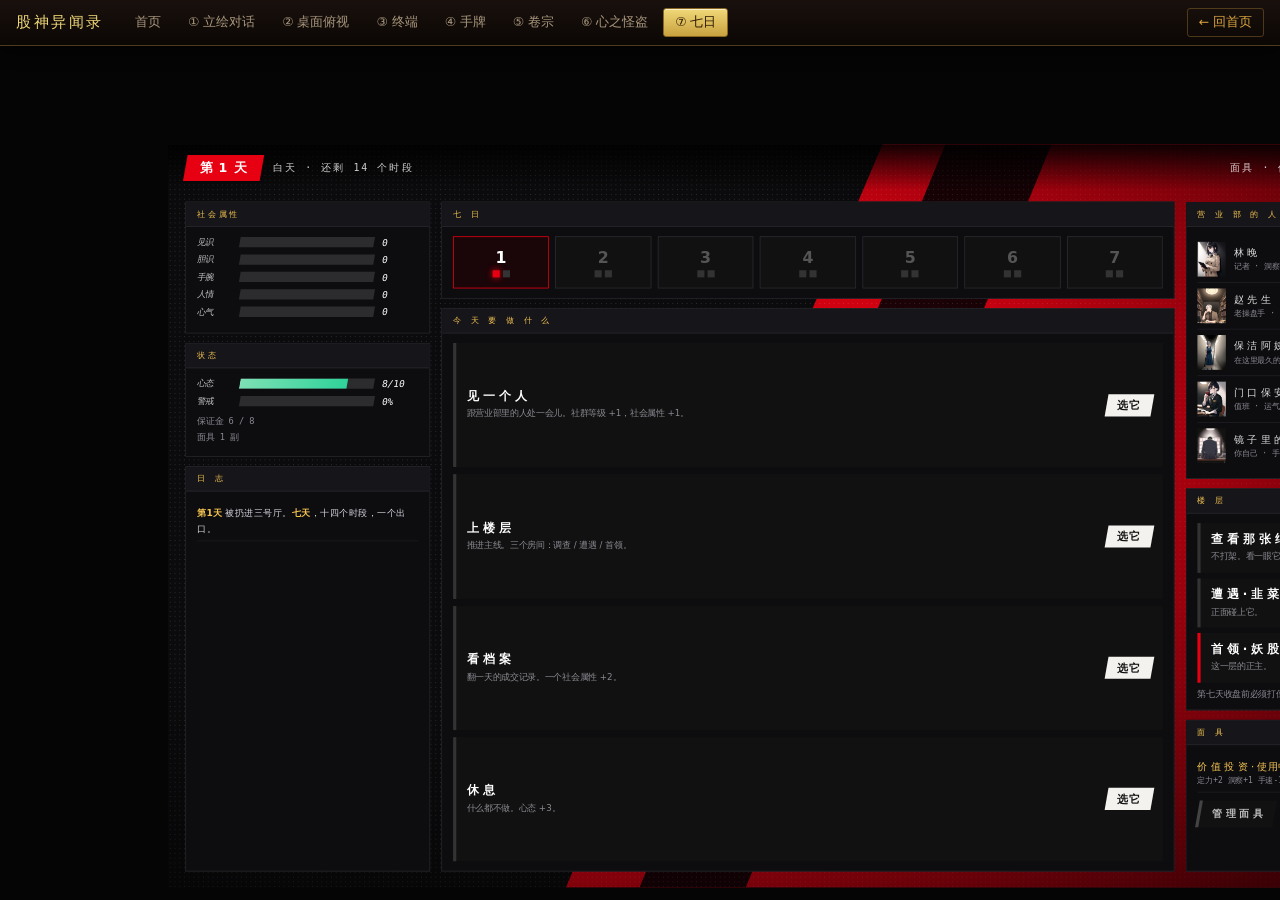
<file: style-7-seven-days.html>
<!doctype html>
<html lang="zh-CN">
<head>
<meta charset="utf-8" />
<title>样式七 · 七日</title>
<link rel="stylesheet" href="nav.css" />
<style>
  :root{
    --red:#e60012; --red2:#ff2b3d; --ink:#0b0b0d;
    --wt:#f4f2ee; --gray:#8a8a92; --gold:#f5c451; --grn:#2fd39a;
    --sans:"PingFang SC","Microsoft YaHei",system-ui,sans-serif;
    --disp:"Arial Black","Microsoft YaHei",system-ui,sans-serif;
    --mono:ui-monospace,Consolas,monospace;
  }
  *{box-sizing:border-box;margin:0;padding:0}
  html,body{height:100%;overflow:hidden;background:#050506;font-family:var(--sans)}
  #stage{position:fixed;inset:46px 0 0 0;display:grid;place-items:center}
  .screen{position:relative;width:1600px;height:940px;overflow:hidden;transform-origin:center;background:var(--ink)}
  .slash{position:absolute;inset:-20% -10%;background:var(--red);
    clip-path:polygon(56% 0,100% 0,100% 100%,34% 100%);transform:skewX(-6deg);opacity:.9}
  .slash.b{background:#1a0206;clip-path:polygon(60% 0,67% 0,46% 100%,39% 100%);opacity:1}
  .dots{position:absolute;inset:0;opacity:.14;
    background-image:radial-gradient(#fff .9px,transparent 1.2px);background-size:6px 6px}
  .vig{position:absolute;inset:0;background:radial-gradient(95% 85% at 26% 40%,transparent 42%,rgba(0,0,0,.78) 100%)}

  .view{position:absolute;inset:0;display:none;z-index:5}
  .view.on{display:block}

  /* ═══ 通用零件 ═══ */
  .tag{display:inline-block;transform:skewX(-10deg);background:var(--wt);padding:4px 14px}
  .tag span{display:inline-block;transform:skewX(10deg);font-family:var(--disp);font-weight:900;
    font-size:14px;color:#111;letter-spacing:.06em}
  .tag.red{background:var(--red)} .tag.red span{color:#fff}
  .tag.gold{background:var(--gold)} .tag.gold span{color:#2a1a00}
  .sk{transform:skewX(-10deg)}
  .sk > *{transform:skewX(10deg)}
  .pn{background:#0d0d10;border:1px solid #26262c}
  .pn h4{background:#16161a;border-bottom:1px solid #26262c;padding:8px 14px;
    font-family:var(--mono);font-size:10.5px;font-weight:400;letter-spacing:.24em;color:var(--gold)}
  .pn .in{padding:12px 14px}
  .sp{flex:1}
  .barrow{display:flex;align-items:center;gap:10px;transform:skewX(-10deg);margin-bottom:7px}
  .barrow .lb{font-family:var(--mono);font-size:11px;color:#fff;opacity:.75;width:44px}
  .barrow .tr{width:170px;height:13px;background:rgba(255,255,255,.13);overflow:hidden}
  .barrow .tr i{display:block;height:100%;background:linear-gradient(90deg,#7ee0b4,#2fd39a)}
  .barrow .tr.g i{background:linear-gradient(90deg,#ff2b3d,#7d0110)}
  .barrow .tr.o i{background:linear-gradient(90deg,#f5c451,#8a6520)}
  .barrow .v{font-family:var(--mono);font-size:12px;color:#fff;width:46px}

  .btn{cursor:pointer;background:#000;border-left:4px solid var(--red);padding:12px 20px;
    font-family:var(--disp);font-weight:900;font-size:16px;color:#fff;
    transform:skewX(-10deg);transition:.12s;display:inline-block}
  .btn > span{display:inline-block;transform:skewX(10deg)}
  .btn:hover{background:var(--red);transform:skewX(-10deg) translateX(8px)}
  .btn.ghost{background:#111;border-left-color:#444;color:#bbb}
  .btn.ghost:hover{background:#333;color:#fff}
  .btn.gold{border-left-color:var(--gold)} .btn.gold:hover{background:var(--gold);color:#2a1a00}
  .btn[disabled],.btn.off{opacity:.35;pointer-events:none}

  /* ═══ 顶栏 ═══ */
  .top{position:absolute;top:0;left:0;right:0;z-index:9;height:58px;display:flex;align-items:center;
    gap:14px;padding:0 22px;background:linear-gradient(180deg,rgba(0,0,0,.88),transparent)}
  .top .day{transform:skewX(-10deg);background:var(--red);padding:6px 18px}
  .top .day span{display:inline-block;transform:skewX(10deg);font-family:var(--disp);font-weight:900;
    font-size:16px;color:#fff;letter-spacing:.08em}
  .top .slot{font-family:var(--mono);font-size:12.5px;letter-spacing:.2em;color:#fff;opacity:.8}

  /* ═══ 日历 ═══ */
  #v-cal .cols{position:absolute;inset:58px 0 0 0;display:flex;gap:14px;padding:14px 22px 20px}
  .calgrid{display:grid;grid-template-columns:repeat(7,1fr);gap:8px}
  .daycell{position:relative;height:66px;background:#111;border:1px solid #2a2a30;
    display:flex;flex-direction:column;align-items:center;justify-content:center;gap:4px}
  .daycell .n{font-family:var(--disp);font-weight:900;font-size:20px;color:#555}
  .daycell .s{display:flex;gap:4px}
  .daycell .s i{width:9px;height:9px;background:#333}
  .daycell.done .s i{background:var(--grn)}
  .daycell.now{border-color:var(--red);background:#1a0508}
  .daycell.now .n{color:#fff}
  .daycell.now .s i.cur{background:var(--red);box-shadow:0 0 8px var(--red)}

  .confrow{display:flex;align-items:center;gap:10px;padding:7px 0;border-bottom:1px solid #1e1e24}
  .confrow:last-child{border-bottom:0}
  .confrow img{width:36px;height:44px;object-fit:cover;object-position:top;filter:contrast(1.05)}
  .confrow .nm{flex:1;font-size:12.5px;color:#ddd}
  .confrow .nm small{display:block;font-family:var(--mono);font-size:10px;color:var(--gray);margin-top:2px}
  .confrow .lv{display:flex;gap:2px}
  .confrow .lv i{width:11px;height:11px;background:#26262c;transform:skewX(-10deg)}
  .confrow .lv i.on{background:var(--gold)}

  .roomrow{display:flex;align-items:center;gap:12px;padding:11px 13px;margin-bottom:7px;
    background:#111;border-left:4px solid #333}
  .roomrow.done{border-left-color:var(--grn);opacity:.55}
  .roomrow.boss{border-left-color:var(--red)}
  .roomrow .nm{display:block;font-family:var(--disp);font-weight:900;font-size:15px;color:#fff}
  .roomrow .ds{display:block;font-size:11px;color:var(--gray);margin-top:4px;line-height:1.6}
  .roomrow .go{margin-left:auto}

  /* 日历页撑满：面板纵向拉伸，行动块均分剩余高度 */
  #v-cal .col{display:flex;flex-direction:column;gap:12px;min-height:0}
  #v-cal .pn{display:flex;flex-direction:column;min-height:0}
  #v-cal .pn.grow{flex:1}
  #v-cal .pn.grow > .in{flex:1;min-height:0;display:flex;flex-direction:column}
  #actionList{flex:1;display:flex;flex-direction:column;gap:9px;min-height:0}
  #actionList > .roomrow{flex:1;margin-bottom:0;min-height:56px}
  #logBox{flex:1;min-height:0;overflow:hidden;font-size:11.5px;line-height:1.75;color:#9a9aa4}
  #logBox div{padding:5px 0;border-bottom:1px solid #1a1a20}
  #logBox div:first-child{color:#d8d8e0}
  #logBox b{color:var(--gold);font-weight:600}

  /* ═══ 行动选择 ═══ */
  .pickwrap{position:absolute;inset:58px 0 0 0;display:flex;flex-direction:column;
    align-items:center;justify-content:center;gap:16px}
  .pickgrid{display:grid;grid-template-columns:repeat(2,1fr);gap:14px;width:1000px}
  .pickcard{background:#111;border:1px solid #2a2a30;border-left:5px solid var(--red);cursor:pointer;
    padding:18px 22px;transition:.13s}
  .pickcard:hover{background:#1c0609;border-color:var(--red);transform:translateX(8px)}
  .pickcard .nm{font-family:var(--disp);font-weight:900;font-size:19px;color:#fff}
  .pickcard .ds{font-size:12px;color:var(--gray);margin-top:6px;line-height:1.7}

  /* ═══ 见人 / 谈判 ═══ */
  .facewrap{position:absolute;inset:58px 0 0 0;display:flex}
  .facewrap .por{width:420px;background-size:cover;background-position:center top;
    -webkit-mask-image:linear-gradient(90deg,#000 62%,transparent);mask-image:linear-gradient(90deg,#000 62%,transparent)}
  .facewrap .body{flex:1;padding:40px 60px 100px 20px;display:flex;flex-direction:column;gap:16px}
  /* 名牌别被 flex 拉满整行 */
  .facewrap .body > .tag{align-self:flex-start}
  .say{font-size:19px;line-height:2.05;color:#e6e1d9;white-space:pre-line}
  .say em{font-style:normal;color:var(--gold)}
  .choices{margin-top:auto;display:flex;flex-direction:column;gap:10px}

  /* ═══ 战斗 ═══ */
  .foe{position:absolute;right:64px;top:62px;width:380px}
  .foe .fwrap{height:380px;background:var(--red);padding:5px;
    clip-path:polygon(4% 0,100% 3%,97% 97%,0 100%);transform:rotate(1.4deg)}
  .foe .frame{position:relative;height:100%;background:#000;
    clip-path:polygon(4% 0,100% 3%,97% 97%,0 100%);overflow:hidden}
  .foe .frame .art{position:absolute;inset:0;background-size:cover;background-position:center;filter:contrast(1.12)}
  .foe .plate{position:absolute;left:-24px;bottom:-16px;transform:skewX(-10deg);background:var(--wt);padding:6px 20px}
  .foe .plate span{display:inline-block;transform:skewX(10deg);font-family:var(--disp);font-weight:900;font-size:17px;color:#111}
  .foe .weak{position:absolute;right:-12px;top:-12px;transform:rotate(9deg);background:var(--red);padding:5px 14px}
  .foe .weak span{font-family:var(--disp);font-weight:900;font-size:13px;color:#fff}
  .foe .weak.unknown{background:#2a2a30} .foe .weak.unknown span{color:var(--gray)}
  .foe .ebar{position:absolute;left:6px;right:6px;bottom:-42px;height:14px;transform:skewX(-10deg);
    background:rgba(0,0,0,.75);border:1px solid var(--red);overflow:hidden}
  .foe .ebar i{display:block;height:100%;background:linear-gradient(90deg,#ff2b3d,#7d0110);transition:width .4s}
  .foe .ebarV{position:absolute;right:6px;bottom:-64px;font-family:var(--mono);font-size:12px;color:#fff}
  .foe .lock{position:absolute;left:-18px;top:42%;transform:rotate(-9deg);background:var(--gold);padding:6px 18px;display:none}
  .foe .lock.on{display:block}
  .foe .lock span{font-family:var(--disp);font-weight:900;font-size:18px;color:#2a1a00;letter-spacing:.2em}

  .me2{position:absolute;left:40px;bottom:40px;display:flex;flex-direction:column;gap:8px}
  .me2 .por{width:150px;height:200px;background-size:cover;background-position:center top;
    clip-path:polygon(0 4%,98% 0,100% 100%,3% 97%);box-shadow:0 0 0 3px #000,0 0 0 4px rgba(255,255,255,.16)}
  .me2 .nm{transform:skewX(-10deg);background:var(--wt);padding:5px 14px;align-self:flex-start}
  .me2 .nm span{display:inline-block;transform:skewX(10deg);font-family:var(--disp);font-weight:900;font-size:13px;color:#111}
  .stats2{position:absolute;left:212px;bottom:250px}
  .mask2{position:absolute;left:212px;bottom:40px;width:240px;border:1px solid var(--red);background:#0d0d10;cursor:pointer}
  .mask2 .mh{background:var(--red);padding:6px 10px;font-family:var(--mono);font-size:10px;letter-spacing:.2em;color:#fff}
  .mask2 .mb{padding:9px 11px}
  .mask2 .mn{font-family:var(--disp);font-weight:900;font-size:16px;color:#fff}
  .mask2 .ms{font-family:var(--mono);font-size:10.5px;color:var(--gold);margin-top:5px}
  .cmd2{position:absolute;right:64px;bottom:40px;width:540px}
  .cmd2 .row{display:flex;align-items:center;gap:12px;height:48px;margin-bottom:6px;cursor:pointer;
    transform:skewX(-10deg);background:#000;border-left:4px solid var(--red);transition:.12s}
  .cmd2 .row .inner{display:flex;align-items:center;gap:12px;flex:1;padding:0 16px;transform:skewX(10deg)}
  .cmd2 .row .t{font-family:var(--disp);font-weight:900;font-size:16px;color:#fff}
  .cmd2 .row .d{font-size:10.5px;color:var(--gray);flex:1}
  .cmd2 .row .at{font-family:var(--mono);font-size:11px;color:#fff;background:rgba(255,255,255,.12);padding:3px 9px}
  .cmd2 .row:hover{background:var(--red);transform:skewX(-10deg) translateX(10px)}
  .cmd2 .row.skill{border-left-color:var(--gold)}
  .cmd2 .row.skill .at{background:rgba(245,196,81,.2);color:var(--gold)}
  .cmd2 .row.no{opacity:.35;pointer-events:none}

  /* ═══ 大字 / 面板 ═══ */
  .pop{position:absolute;left:50%;top:42%;transform:translate(-50%,-50%);z-index:30;opacity:0;
    pointer-events:none;text-align:center}
  .pop.on{animation:popin .5s cubic-bezier(.2,1.5,.4,1) forwards}
  @keyframes popin{0%{opacity:0;transform:translate(-50%,-50%) scale(.3) rotate(-18deg)}
    60%{opacity:1;transform:translate(-50%,-50%) scale(1.16) rotate(-6deg)}
    100%{opacity:1;transform:translate(-50%,-50%) scale(1) rotate(-8deg)}}
  .pop .big{font-family:var(--disp);font-weight:900;font-size:86px;color:#fff;transform:scaleY(1.16);
    text-shadow:6px 6px 0 var(--red),0 0 60px rgba(230,0,18,.7)}
  .pop .sub{margin-top:6px;font-family:var(--mono);font-weight:700;font-size:14px;letter-spacing:.4em;color:var(--red2)}

  .panel{position:absolute;inset:0;z-index:25;display:none;align-items:center;justify-content:center;background:rgba(5,5,6,.84)}
  .panel.on{display:flex}
  .pbox{width:1000px;background:#0d0d10;border:2px solid var(--red);
    clip-path:polygon(0 2%,99% 0,100% 98%,1% 100%);padding:30px 42px}
  .pbox .ph{display:flex;align-items:baseline;gap:16px;margin-bottom:14px}
  .pbox .pv{font-family:var(--disp);font-weight:900;font-size:27px;color:#fff;transform:skewX(-8deg)}
  .pbox .pe{margin-left:auto;font-family:var(--mono);font-size:12.5px;color:var(--gray)}
  .pbox .pt{font-size:17px;line-height:2;color:#ded9d2;white-space:pre-line}
  .pbox .pn2{margin-top:12px;font-family:var(--mono);font-size:11.5px;color:var(--gray);line-height:1.9;
    border-left:3px solid var(--red);padding-left:12px}
  .pbox .pf{margin-top:14px;font-family:var(--mono);font-size:13px;color:var(--gold)}
  .pbox .pg{margin-top:20px;text-align:right}

  .allout{position:absolute;inset:0;z-index:40;display:none;overflow:hidden;background:#000}
  .allout.on{display:block}
  .allout .stripe{position:absolute;left:-20%;right:-20%;height:150px;background:var(--red);transform:rotate(-8deg);top:34%}
  .allout .txt{position:absolute;left:50%;top:50%;transform:translate(-50%,-50%) rotate(-8deg);text-align:center}
  .allout .txt b{display:block;font-family:var(--disp);font-weight:900;font-size:88px;color:#fff;
    transform:scaleY(1.2);text-shadow:8px 8px 0 #000}
  .allout .txt i{display:block;font-style:normal;font-family:var(--mono);font-size:14px;letter-spacing:.5em;color:#fff;margin-top:8px}
  .allout.on .stripe{animation:swipe .5s cubic-bezier(.2,1,.3,1) both}
  @keyframes swipe{from{transform:rotate(-8deg) translateX(110%)}to{transform:rotate(-8deg) translateX(0)}}
  .allout.on .txt{animation:popin .6s .2s cubic-bezier(.2,1.5,.4,1) both}

  .toast{position:absolute;left:50%;top:70px;transform:translateX(-50%);z-index:60;padding:8px 18px;
    background:#000;border:1px solid var(--red);font-family:var(--mono);font-size:12.5px;color:#fff;
    opacity:0;transition:.25s;pointer-events:none}
  .toast.on{opacity:1;transform:translateX(-50%) translateY(6px)}
</style>
</head>
<body>
<div id="stage">
<div class="screen" id="screen">
  <div class="slash"></div><div class="slash b"></div><div class="dots"></div><div class="vig"></div>

  <div class="top">
    <div class="day"><span id="dayTag">第 1 天</span></div>
    <div class="slot" id="slotTag">白天 · 还有 2 个时段</div>
    <span class="sp"></span>
    <div class="slot" id="hudMask">面具 · 价值投资</div>
    <div class="slot" id="hudDepot">保证金 6</div>
  </div>

  <!-- ═══════ 日历 ═══════ -->
  <div class="view on" id="v-cal">
    <div class="cols">
      <div class="col" style="flex:0 0 250px">
        <div class="pn"><h4>社会属性</h4><div class="in" id="socialBox"></div></div>
        <div class="pn"><h4>状态</h4><div class="in" id="stateBox"></div></div>
        <div class="pn grow"><h4>日 志</h4><div class="in" id="logBox"></div></div>
      </div>
      <div class="col" style="flex:1;min-width:0">
        <div class="pn"><h4>七 日</h4><div class="in"><div class="calgrid" id="calGrid"></div></div></div>
        <div class="pn grow"><h4>今 天 要 做 什 么</h4>
          <div class="in" id="actionList"></div></div>
      </div>
      <div class="col" style="flex:0 0 290px;overflow:hidden">
        <div class="pn"><h4>营 业 部 的 人</h4><div class="in" id="confBox"></div></div>
        <div class="pn"><h4>楼 层</h4><div class="in" id="floorBox"></div></div>
        <div class="pn grow"><h4>面 具</h4><div class="in" id="maskBox"></div></div>
      </div>
    </div>
  </div>

  <!-- ═══════ 行动选择（时段）═══════ -->
  <div class="view" id="v-act">
    <div class="pickwrap">
      <div class="tag red"><span id="actTitle">第 1 天 · 白天</span></div>
      <div style="font-size:13px;color:var(--gray)">每个时段只能做一件事。七天，十四个时段。</div>
      <div class="pickgrid" id="actGrid"></div>
      <div class="btn ghost" onclick="go('cal')"><span>返回</span></div>
    </div>
  </div>

  <!-- ═══════ 见人 ═══════ -->
  <div class="view" id="v-social">
    <div class="facewrap">
      <div class="por" id="socPor"></div>
      <div class="body">
        <div class="tag gold"><span id="socName"></span></div>
        <div class="say" id="socSay"></div>
        <div class="choices" id="socChoices"></div>
      </div>
    </div>
  </div>

  <!-- ═══════ 楼层 ═══════ -->
  <div class="view" id="v-floor">
    <div class="pickwrap">
      <div class="tag red"><span>第七层 · 三号厅</span></div>
      <div style="font-size:13px;color:var(--gray)">一层楼三个房间。每进一次花一个时段。</div>
      <div class="pickgrid" id="roomGrid" style="width:900px;grid-template-columns:1fr"></div>
      <div class="btn ghost" onclick="go('cal')"><span>返回</span></div>
    </div>
  </div>

  <!-- ═══════ 战斗 ═══════ -->
  <div class="view" id="v-battle">
    <div class="foe">
      <div class="fwrap"><div class="frame"><div class="art" id="bFoeArt"></div></div></div>
      <div class="lock" id="bLock"><span>套 牢</span></div>
      <div class="weak unknown" id="bWeak"><span>死穴 ???</span></div>
      <div class="plate"><span id="bFoeName"></span></div>
      <div class="ebar"><i id="bObs" style="width:100%"></i></div>
      <div class="ebarV" id="bObsV">8 / 8</div>
    </div>
    <div class="me2">
      <div class="por" style="background-image:url('img/trader.jpg')"></div>
      <div class="nm"><span>无 名 散 户</span></div>
    </div>
    <div class="stats2">
      <div class="barrow"><span class="lb">心态</span><div class="tr"><i id="bHp" style="width:80%"></i></div><span class="v" id="bHpV">8/10</span></div>
    </div>
    <div class="mask2" id="bMaskCard" onclick="openMask()">
      <div class="mh">CURRENT / 当 前 人 格</div>
      <div class="mb"><div class="mn" id="bMaskName"></div><div class="ms" id="bMaskSkill"></div></div>
    </div>
    <div class="cmd2"><div id="bRows"></div></div>
  </div>

  <!-- ═══════ 结算 / 结局 ═══════ -->
  <div class="view" id="v-end">
    <div style="position:absolute;inset:0;display:flex;flex-direction:column;align-items:center;
                justify-content:center;gap:18px;padding:0 90px;text-align:center">
      <div id="endT" style="font-family:var(--disp);font-weight:900;font-size:48px;color:#fff;transform:scaleY(1.15)"></div>
      <div id="endD" style="font-size:15.5px;line-height:2.1;color:#b9b4ad;max-width:760px;white-space:pre-line"></div>
      <div id="endStat" style="font-family:var(--mono);font-size:12.5px;color:var(--gray);line-height:2"></div>
      <div style="display:flex;gap:12px;margin-top:8px">
        <div class="btn" onclick="location.reload()"><span>再 来 七 天</span></div>
        <div class="btn ghost" onclick="location.href='style-index.html'"><span>换 个 样 式</span></div>
      </div>
    </div>
  </div>

  <!-- 浮层 -->
  <div class="allout" id="allout">
    <div class="stripe"></div>
    <div class="txt"><b>一 致 行 动</b><i>CONCERTED ACTION</i></div>
  </div>

  <div class="pop" id="pop"><div class="big" id="popBig"></div><div class="sub" id="popSub"></div></div>
  <div class="panel" id="panel">
    <div class="pbox">
      <div class="ph"><span class="pv" id="pv"></span><span class="pe" id="pe"></span></div>
      <div class="pt" id="pt"></div><div class="pn2" id="pn2"></div><div class="pf" id="pf"></div>
      <div class="pg" id="pg"></div>
    </div>
  </div>
  <div class="panel" id="maskPanel">
    <div class="pbox" style="width:1080px">
      <div class="ph"><span class="pv">面 具</span><span class="pe">装备一副 · 也可以把两副融成一副</span></div>
      <div id="maskList" style="display:flex;gap:12px;flex-wrap:wrap"></div>
      <div style="margin-top:18px;border-top:1px solid #26262c;padding-top:14px">
        <div style="font-family:var(--mono);font-size:11px;color:var(--gold);margin-bottom:10px">融 合 · 选两副</div>
        <div id="fuseBox" style="display:flex;gap:12px;flex-wrap:wrap"></div>
        <div style="margin-top:12px"><div class="btn gold" id="fuseBtn"><span>融 合</span></div></div>
      </div>
      <div class="pg"><div class="btn ghost" onclick="closeMask()"><span>关 上</span></div></div>
    </div>
  </div>
  <div class="toast" id="toast"></div>
</div>
</div>

<script src="engine.js"></script>
<script src="nav.js"></script>
<script>
const Q=(s)=>document.querySelector(s);
const $=(s)=>document.querySelector(s);

/* ══════════════════════════════════════════════
   数据
   ══════════════════════════════════════════════ */
const CONFS=[
  { id:'lin', name:'林 晚', role:'记者', img:'img/p-reporter.jpg', stat:'洞察',
    lines:['「今天的涨停板里有四家是同一个营业部买的。你要不要看看名单？」',
           '「我查过户，那间营业部三年前就注销了。」',
           '「有些事我不能写。但我可以告诉你。」'] },
  { id:'zhao', name:'赵 先 生', role:'老操盘手', img:'img/p-veteran.jpg', stat:'胆量',
    lines:['「你怕它，它就赢一半了。」',
           '「我做了三十年，只看一件事 —— 谁在跑。」',
           '「敢在跌停上接货的人，这层楼里不超过三个。」'] },
  { id:'ayi', name:'保 洁 阿 姨', role:'在这里最久的人', img:'img/p-cleaner.jpg', stat:'定力',
    lines:['「你坐的那个位置，之前那个人也没走。」',
           '「我不懂你们看的东西。我只知道，走得最晚的人脸色最难看。」',
           '「灯我给你留着。」'] },
  { id:'bao', name:'门 口 保 安', role:'值班', img:'img/p-guard.jpg', stat:'运气',
    lines:['「今晚我值班。你几点走都行。」',
           '「上个月有个客人，赢了钱，第二天就不来了。」',
           '「我这儿有个东西，不知道谁的。你要不要？」'] },
  { id:'self', name:'镜 子 里 的 人', role:'你自己', img:'img/trader.jpg', stat:'手速',
    lines:['「你今天按了几次刷新？」',
           '「再快一点。再快一点就来得及。」',
           '「你不觉得，你最近说话越来越像它了吗。」'] },
];

const MASKS=[
  { id:'value', name:'价 值 投 资', mod:{定力:2,洞察:1,手速:-1}, skill:{name:'长 期 持 有',cost:2} },
  { id:'momentum', name:'短 线 打 板', mod:{手速:3,定力:-1}, skill:{name:'打 板',cost:3} },
  { id:'herd', name:'跟 风', mod:{运气:3,洞察:-1}, skill:{name:'人 多 的 地 方',cost:2} },
  { id:'short', name:'做 空', mod:{胆量:1,定力:1}, skill:{name:'反 手',cost:2} },
  { id:'dealer', name:'庄 家', mod:{胆量:1,洞察:1,定力:1,手速:1,运气:1}, skill:{name:'对 倒',cost:4} },
];

const FOES=[
  { id:'reaper', name:'韭 菜 收 割 者', img:'img/m-reaper.jpg', obs:9, weak:'定力',
    why:'它全部的招都是"让你受不了"。你受得了，它就没有下一步。' },
  { id:'succubus', name:'妖 股 魅 魔', img:'img/m-succubus.jpg', obs:11, weak:'手速',
    why:'它赌的是你犹豫。抢在它反应过来之前进去。' },
];

const MOVES=[
  { t:'看 盘', attr:'洞察', dc:13 },
  { t:'硬 扛', attr:'胆量', dc:14 },
  { t:'忍 住', attr:'定力', dc:12 },
];
const SOCIALS=['见识','胆识','手腕','人情','心气'];
const ACTS=[
  { id:'meet', nm:'见 一 个 人', ds:'跟营业部里的人处一会儿。社群等级 +1，社会属性 +1。' },
  { id:'floor', nm:'上 楼 层', ds:'推进主线。三个房间：调查 / 遭遇 / 首领。' },
  { id:'read', nm:'看 档 案', ds:'翻一天的成交记录。一个社会属性 +2。' },
  { id:'rest', nm:'休 息', ds:'什么都不做。心态 +3。' },
];

/* ══════════════════════════════════════════════
   状态
   ══════════════════════════════════════════════ */
let G;

function newG(){
  G={
    day:1, slot:0, hp:8, hpMax:10, depot:6,
    social:{见识:0,胆识:0,手腕:0,人情:0,心气:0},
    conf:{lin:1,zhao:1,ayi:1,bao:1,self:1},
    masks:['value'], equip:'value', alert:0,
    rooms:[{id:'look',nm:'查 看 那 张 纸',ds:'不打架。看一眼它藏起来的东西。',done:false},
           {id:'fight',nm:'遭 遇 · 韭 菜 收 割 者',ds:'正面碰上它。',done:false},
           {id:'boss',nm:'首 领 · 妖 股 魅 魔',ds:'这一层的正主。',done:false}],
    bossDown:false, revealed:{}, slotsUsed:0, log:[],
  };
  addLog('被扔进三号厅。<b>七天</b>，十四个时段，一个出口。');
}

function addLog(t){
  G.log.unshift('<b>第'+G.day+'天</b> ' + t);
  if(G.log.length>40) G.log.pop();
}

/* ══════════════════════════════════════════════
   视图
   ══════════════════════════════════════════════ */
function go(v){
  document.querySelectorAll('.view').forEach(e=>e.classList.remove('on'));
  const el=$('#v-'+v); if(el) el.classList.add('on');
  if(v==='cal') renderCal();
  if(v==='act') renderActs();
  if(v==='floor') renderFloor();
  if(v==='battle') renderBattle();
  document.querySelector('.top').style.display = v==='end' ? 'none' : 'flex';
}
function fit(){const s=Math.min(innerWidth/1620,(innerHeight-46)/960);$('#screen').style.transform='scale('+s+')';}
addEventListener('resize',fit);fit();

function toast(t){const el=$('#toast');el.textContent=t;el.classList.add('on');
  clearTimeout(el._t);el._t=setTimeout(()=>el.classList.remove('on'),2000);}
function pop(b,s,cb){const p=$('#pop');$('#popBig').textContent=b;$('#popSub').textContent=s||'';
  p.classList.remove('on');void p.offsetWidth;p.classList.add('on');
  setTimeout(()=>{p.classList.remove('on');cb&&cb();},1050);}
function panel(v,eq,tx,note,eff,btns){
  $('#pv').textContent=v;$('#pe').textContent=eq||'';
  $('#pt').textContent=tx;$('#pn2').textContent=note||'';$('#pf').textContent=eff||'';
  $('#pg').innerHTML='';
  (btns||[{t:'继 续 ▸',fn:'closePanel()'}]).forEach(b=>{
    const d=document.createElement('div');
    d.className='btn'+(b.ghost?' ghost':'');
    d.innerHTML='<span>'+b.t+'</span>';
    d.onclick=()=>{ if(typeof b.fn==='string') eval(b.fn); else b.fn(); };
    d.style.marginLeft='10px'; d.style.display='inline-block';
    $('#pg').append(d);
  });
  $('#panel').classList.add('on');
}
function closePanel(){ GAME.sfx('click'); $('#panel').classList.remove('on'); }

/* ══════════════════════════════════════════════
   日历
   ══════════════════════════════════════════════ */
function renderCal(){
  const d=G.day, s=G.slot, left=(7-d)*2+(2-s);
  $('#dayTag').textContent='第 '+d+' 天';
  $('#slotTag').textContent=(s===0?'白天':'晚上')+' · 还剩 '+left+' 个时段';
  $('#hudMask').textContent='面具 · '+MASKS.find(m=>m.id===G.equip).name;
  $('#hudDepot').textContent='保证金 '+G.depot;

  $('#calGrid').innerHTML=Array.from({length:7},(_,i)=>{
    const n=i+1, isDone=n<d, isNow=n===d;
    const dots=[0,1].map(k=>{
      const cls = isDone?'':(isNow && k===s ? 'cur':'');
      return `<i class="${cls}"></i>`;
    }).join('');
    return `<div class="daycell ${isDone?'done':''} ${isNow?'now':''}">
      <div class="n">${n}</div><div class="s">${dots}</div></div>`;
  }).join('');

  $('#socialBox').innerHTML=SOCIALS.map(k=>
    `<div class="barrow"><span class="lb">${k}</span><div class="tr o"><i style="width:${Math.min(100,G.social[k]*20)}%"></i></div><span class="v">${G.social[k]}</span></div>`).join('');

  const depotMax=8+Math.floor(G.social['见识']/3);
  $('#stateBox').innerHTML=
    `<div class="barrow"><span class="lb">心态</span><div class="tr"><i style="width:${G.hp/G.hpMax*100}%"></i></div><span class="v">${G.hp}/${G.hpMax}</span></div>`+
    `<div class="barrow"><span class="lb">警戒</span><div class="tr g"><i style="width:${G.alert}%"></i></div><span class="v">${G.alert}%</span></div>`+
    `<div style="font-family:var(--mono);font-size:11px;color:var(--gray);margin-top:8px;line-height:1.9">
       保证金 ${G.depot} / ${depotMax}<br>面具 ${G.masks.length} 副</div>`;

  $('#confBox').innerHTML=CONFS.map(c=>{
    const lv=G.conf[c.id];
    return `<div class="confrow"><img src="${c.img}"/>
      <span class="nm">${c.name}<small>${c.role} · ${c.stat} +${lv}</small></span>
      <span class="lv">${Array.from({length:5},(_,i)=>`<i class="${i<lv?'on':''}"></i>`).join('')}</span></div>`;
  }).join('');

  $('#floorBox').innerHTML=G.rooms.map(r=>
    `<div class="roomrow ${r.done?'done':''} ${r.id==='boss'?'boss':''}">
      <span><span class="nm">${r.done?'✓ ':''}${r.nm}</span><span class="ds">${r.ds}</span></span></div>`).join('')
    + `<div style="font-family:var(--mono);font-size:11px;color:var(--gray);margin-top:6px">
        第七天收盘前必须打倒首领，否则它长到下一层。</div>`;

  $('#logBox').innerHTML = G.log.length
    ? G.log.map(t=>`<div>${t}</div>`).join('')
    : `<div style="color:#555">还没有任何记录。<br>七天之后，这里会写下你做过什么。</div>`;

  $('#maskBox').innerHTML=G.masks.map(id=>{
    const m=MASKS.find(x=>x.id===id);
    const on=id===G.equip;
    return `<div class="confrow"><span class="nm" style="color:${on?'var(--gold)':'#ddd'}">${m.name}${on?' · 使用中':''}
      <small>${Object.entries(m.mod).map(([k,v])=>k+(v>0?'+':'')+v).join(' ')}</small></span></div>`;
  }).join('') + `<div style="margin-top:10px"><div class="btn ghost" style="font-size:13px;padding:8px 14px" onclick="openMask()"><span>管 理 面 具</span></div></div>`;

  // 今天的行动
  if(G.slot>=2){ nextDay(); return; }
  const acts=ACTS.map(a=>({...a,done:false}));
  $('#actionList').innerHTML=acts.map((a,i)=>
    `<div class="roomrow" style="cursor:pointer" onclick="doAct('${a.id}')">
      <span><span class="nm">${a.nm}</span><span class="ds">${a.ds}</span></span>
      <span class="go"><span class="tag"><span>选它</span></span></span></div>`).join('');
}

function nextDay(){
  G.day++; G.slot=0;
  if(G.day>7) return finish();
  toast('第 '+G.day+' 天');
  addLog(`—— 第 ${G.day} 天开始。`);
  G.depot=Math.min(8+Math.floor(G.social['见识']/3), G.depot+1);
  renderCal();
}

function spendSlot(){
  G.slot++; G.slotsUsed++;
  if(G.slot>=2) { /* 交给 renderCal 里的 nextDay 处理 */ }
}

/* ══════════════════════════════════════════════
   时段行动
   ══════════════════════════════════════════════ */
function renderActs(){
  $('#actTitle').textContent='第 '+G.day+' 天 · '+(G.slot===0?'白天':'晚上');
  $('#actGrid').innerHTML=ACTS.map(a=>
    `<div class="pickcard" onclick="doAct('${a.id}')">
      <div class="nm">${a.nm}</div><div class="ds">${a.ds}</div></div>`).join('');
}
function doAct(id){
  GAME.sfx('click');
  if(id==='meet') return openMeet();
  if(id==='floor') return go('floor');
  if(id==='read'){
    const k=SOCIALS[Math.floor(Math.random()*3)];
    G.social[k]=Math.min(5,G.social[k]+2);
    addLog(`翻旧档案，<b>${k} +2</b>。`);
    spendSlot(); go('cal');
    pop('见 识 +2',k);
    return;
  }
  if(id==='rest'){
    G.hp=Math.min(G.hpMax,G.hp+3);
    addLog('什么都没做，睡了一觉。<b>心态 +3</b>。');
    spendSlot(); go('cal');
    pop('心 态 +3','');
  }
}

/* ══════════════════════════════════════════════
   社群
   ══════════════════════════════════════════════ */
function openMeet(){
  $('#actTitle').textContent='第 '+G.day+' 天 · 见 谁';
  $('#actGrid').innerHTML=CONFS.map(c=>
    `<div class="pickcard" onclick="meet('${c.id}')">
      <div class="nm">${c.name}</div>
      <div class="ds">${c.role} · 社群 Lv${G.conf[c.id]} · ${c.stat} +${G.conf[c.id]}</div></div>`).join('');
  go('act');
}
function meet(id){
  const c=CONFS.find(x=>x.id===id);
  const lv=G.conf[id];
  GAME.sfx('click');
  $('#socPor').style.backgroundImage=`url('${c.img}')`;
  $('#socName').textContent=c.name+' · Lv'+lv;
  $('#socSay').textContent=c.lines[Math.min(lv-1,c.lines.length-1)];
  $('#socChoices').innerHTML=
    `<div class="btn" onclick="meetDo('${id}',1)"><span>听 他 / 她 说 完</span></div>
     <div class="btn ghost" onclick="meetDo('${id}',0)"><span>今 天 算 了</span></div>`;
  document.querySelector('#v-social .facewrap .body').firstElementChild.innerHTML='<span>'+c.name+' · '+c.role+'</span>';
  go('social');
}
function meetDo(id,go2){
  if(!go2) return go('cal');
  const c=CONFS.find(x=>x.id===id);
  const before=G.conf[id];
  G.conf[id]=Math.min(5,G.conf[id]+1);
  const stat=SOCIALS[Math.floor(Math.random()*SOCIALS.length)];
  G.social[stat]=Math.min(5,G.social[stat]+1);
  spendSlot(); go('cal');
  const up=G.conf[id]>before;
  addLog(`见了${c.name}，<b>${c.stat} +1</b>${up?`，社群 Lv${G.conf[id]}`:'，但已经到顶了'}。`);
  pop(c.name, up?('社 群 Lv'+G.conf[id]):'已 经 到 顶 了');
}

/* ══════════════════════════════════════════════
   楼层
   ══════════════════════════════════════════════ */
function renderFloor(){
  $('#roomGrid').innerHTML=G.rooms.map((r,i)=>
    `<div class="roomrow ${r.done?'done':''} ${r.id==='boss'?'boss':''}"
          style="${r.done?'':'cursor:pointer'}" ${r.done?'':`onclick="enterRoom(${i})"`}>
      <span><span class="nm">${r.done?'✓ ':''}${r.nm}</span><span class="ds">${r.ds}</span></span>
      <span class="go"><span class="tag ${r.done?'':'red'}"><span>${r.done?'已清理':'进 去'}</span></span></span></div>`).join('');
}
function enterRoom(i){
  const r=G.rooms[i];
  if(r.done) return;
  GAME.sfx('click');
  r.done=true; spendSlot();
  addLog(`清理了「${r.nm.replace(/\s/g,'')}」。`);
  if(r.id==='look'){
    G.revealed[FOES[0].id]=true; G.revealed[FOES[1].id]=true;
    G.social['见识']=Math.min(5,G.social['见识']+1);
    panel('情 报','查看那张纸','你把那张纸翻过来。\n\n背面是用铅笔写的两行小字 —— 两个名字，和它们各自怕什么。',
      '死穴已记下：韭菜收割者 = 定力　妖股魅魔 = 手速',
      '· 见识 +1   · 死穴已揭示',
      [{t:'回 日 历 ▸',fn:()=>{closePanel();go('cal');}}]);
    return;
  }
  if(r.id==='fight') return startBattle(0,'fight');
  if(r.id==='boss')  return startBattle(1,'boss');
}

/* ══════════════════════════════════════════════
   战斗
   ══════════════════════════════════════════════ */
let B=null;
function attrsOf(id){
  const m=MASKS.find(x=>x.id===id);
  const a={胆量:2,洞察:2,定力:2,手速:1,运气:1};
  for(const k in m.mod) a[k]=Math.max(0,a[k]+m.mod[k]);
  CONFS.forEach(c=>{ a[c.stat]=(a[c.stat]||0)+ (G.conf[c.id]-1); });
  return a;
}
function startBattle(fi,roomId){
  const f=FOES[fi];
  B={ f, fi, room:roomId, obs:f.obs*(roomId==='boss'?1.35:1)|0, max:0, used:false, busy:false,
      locked:false, weak:false, tried:{}, attrs:attrsOf(G.equip) };
  B.max=B.obs;
  if(G.revealed[f.id]) B.weak=true;
  B.alertAdd=roomId==='boss'?35:20;
  go('battle');
}
function renderBattle(){
  const f=B.f;
  $('#bFoeArt').style.backgroundImage=`url('${f.img}')`;
  $('#bFoeName').textContent=f.name;
  $('#bObs').style.width=Math.max(0,B.obs/B.max*100)+'%';
  $('#bObsV').textContent=Math.max(0,B.obs)+' / '+B.max;
  $('#bLock').className='lock'+(B.locked?' on':'');
  $('#bWeak').className='weak'+(B.weak?'':' unknown');
  $('#bWeak').innerHTML='<span>'+(B.weak?('死穴 '+f.weak):'死穴 ???')+'</span>';
  $('#bHp').style.width=Math.max(0,G.hp/G.hpMax*100)+'%';
  $('#bHpV').textContent=G.hp+'/'+G.hpMax;
  const m=MASKS.find(x=>x.id===G.equip);
  $('#bMaskName').textContent=m.name;
  $('#bMaskSkill').textContent='技能 '+m.skill.name+' · 保证金 '+m.skill.cost;

  const canSkill=G.depot>=m.skill.cost;
  $('#bRows').innerHTML=MOVES.map((mv,i)=>{
    const mk=B.weak?(f.weak===mv.attr?'★':''):(B.tried[mv.attr]?'✕':'');
    return `<div class="row${B.used?' no':''}" onclick="bMove(${i})">
      <div class="inner"><span class="t">${mv.t}</span><span class="d">${mv.attr} ${mv.dc}</span>
      <span class="at" style="color:${mk==='★'?'var(--gold)':'var(--red2)'}">${mk||mv.attr}</span></div></div>`;
  }).join('') + `<div class="row skill${(B.used||!canSkill)?' no':''}" onclick="bSkill()">
      <div class="inner"><span class="t">${m.skill.name}</span><span class="d">消耗保证金</span>
      <span class="at">${m.skill.cost}</span></div></div>`;
}
function bMove(i){ bResolve({attr:MOVES[i].attr, dc:MOVES[i].dc}); }
function bSkill(){
  const m=MASKS.find(x=>x.id===G.equip);
  if(G.depot<m.skill.cost) return;
  G.depot-=m.skill.cost;
  if(m.id==='momentum') return bResolve({attr:'手速',dc:12,force:true});
  if(m.id==='dealer')   return bResolve({attr:'洞察',dc:10,force:true});
  if(m.id==='herd'){
    const w=Math.random()<.6;
    B.obs-=w?4:0; if(!w) G.hp-=2;
    B.used=true; renderBattle();
    return bDone('赌 '+(w?'对 了':'输 了'), w?'它被这一下打乱了。':'人散了，你站在最里面。', w?'· 执念 -4':'· 心态 -2');
  }
  if(m.id==='short') return bResolve({attr:'定力',dc:12,mul:2});
  if(m.id==='value'){
    G.hp=Math.min(G.hpMax,G.hp+3); B.used=true; renderBattle();
    return bDone('长 期 持 有','你把软件关了。接下来它怎么吓你都不管用。','· 心态 +3');
  }
}
function bResolve(opt){
  if(B.busy||B.used) return;
  B.busy=true; B.used=true; GAME.sfx('click');
  const res=GAME.roll({attrs:B.attrs},{attr:opt.attr,dc:opt.dc}, opt.force?20:0);
  const isWeak=(res.pass&&(res.crit||opt.attr===B.f.weak))||(opt.force&&res.pass);
  let obs=0,hp=0;
  if(isWeak) obs=(res.crit?4:3)*(opt.mul||1);
  else if(res.pass) obs=1;
  else hp=1;
  B.tried[opt.attr]=true;
  if(isWeak) B.weak=true;
  B.obs-=obs; G.hp-=hp;
  renderBattle();
  const v = isWeak?(res.crit?'一 字 板':'WEAK!!'):res.pass?'击 中':'失 手';
  if(res.pass||isWeak) GAME.sfx('ok'); else GAME.sfx('no');
  const after=()=>bDone(v,
    isWeak?'你打中了它唯一不想被碰的地方。\n\n它往后缩了半步。':res.pass?'它挡了一下。没碰到该碰的地方。':'你的手穿过去了。',
    [obs?'执念 -'+obs:'',hp?'心态 -'+hp:''].filter(Boolean).join('   ·   '),
    isWeak?B.f.why:'');
  if(isWeak){ B.locked=true; renderBattle(); pop('WEAK!!','套 牢',after); }
  else after();
}
function bDone(v,tx,eff,note){
  B.busy=false;
  if(B.obs<=0) return bAllOut();
  if(G.hp<=0) return bLose();
  panel(v,'',tx,note||'',eff,[{t:'继 续 ▸',fn:'bNext()'}]);
}
function bNext(){
  closePanel(); GAME.sfx('click');
  if(B.locked){ B.locked=false; B.used=false; renderBattle(); toast('套牢 · 它这回合动不了'); return; }
  if(!B.used){ renderBattle(); return; }
  B.used=false;
  const dmg=1+(Math.random()<.3?1:0);
  G.hp-=dmg; renderBattle();
  if(G.hp<=0) return bLose();
  toast('它动了 · 心态 -'+dmg);
}
function bAllOut(){
  G.alert=Math.min(100,G.alert+B.alertAdd);
  const el=$('#allout'); el.classList.add('on'); GAME.sfx('crit');
  setTimeout(()=>{ el.classList.remove('on'); openTalk(); },2000);
}
function bLose(){
  panel('你 成 了 异 闻','','心态归零。\n\n你坐下了 —— 坐在那个位置上。',
    '','',[{t:'从 头 再 来',fn:'location.reload()'}]);
  $('#v-battle').classList.remove('on'); $('#v-end').classList.add('on');
}

/* ══════════════════════════════════════════════
   谈判 —— 打赢之后可以收服它
   ══════════════════════════════════════════════ */
function openTalk(){
  const f=B.f;
  $('#socPor').style.backgroundImage=`url('${f.img}')`;
  document.querySelector('#v-social .body').firstElementChild.innerHTML='<span>'+f.name+' · 投降</span>';
  $('#socSay').textContent='它跪在地上，纸片散了一地。\n\n「你……你想干什么？」';
  $('#socChoices').innerHTML=
    `<div class="btn gold" onclick="talk(0)"><span>收 下 它 · 得 到 它 的 面 具</span></div>
     <div class="btn" onclick="talk(1)"><span>让 它 交 代 · 得 到 情 报</span></div>
     <div class="btn ghost" onclick="talk(2)"><span>放 它 走</span></div>`;
  go('social');
}
function talk(k){
  GAME.sfx('click');
  const f=B.f;
  if(k===0){
    const newId = f.id==='reaper'?'short':'momentum';
    if(!G.masks.includes(newId)) G.masks.push(newId);
    addLog(`打倒了${f.nm.replace(/\s/g,'')}，收下了它的面具。`);
    panel('收 下 了','','它化成一副面具，落在你手里。\n\n你现在可以戴上它 —— 用它的打法。',
      '面具「'+MASKS.find(m=>m.id===newId).name+'」已入库',
      '',[{t:'回 日 历 ▸',fn:()=>{closePanel();afterBattle();}}]);
  } else if(k===1){
    FOES.forEach(x=>G.revealed[x.id]=true);
    G.social['见识']=Math.min(5,G.social['见识']+2);
    addLog(`放${f.nm.replace(/\s/g,'')}交代了所有死穴，<b>见识 +2</b>。`);
    panel('情 报','','它交代了两个名字，和它们各自怕什么。',
      '所有死穴已揭示','· 见识 +2',[{t:'回 日 历 ▸',fn:()=>{closePanel();afterBattle();}}]);
  } else {
    G.hp=Math.min(G.hpMax,G.hp+3);
    addLog(`放走了${f.nm.replace(/\s/g,'')}，<b>心态 +3</b>。`);
    panel('放 它 走','','你让开了路。\n\n它没有说谢谢，但它记住了。',
      '','· 心态 +3',[{t:'回 日 历 ▸',fn:()=>{closePanel();afterBattle();}}]);
  }
}
function afterBattle(){
  if(B.room==='boss') G.bossDown=true;
  if(B.room==='fight') G.revealed[FOES[1].id]=true;
  B=null; go('cal');
}

/* ══════════════════════════════════════════════
   面具 / 融合
   ══════════════════════════════════════════════ */
let fuseSel=[];
function openMask(){
  GAME.sfx('click'); fuseSel=[];
  $('#maskList').innerHTML=G.masks.map(id=>{
    const m=MASKS.find(x=>x.id===id), on=id===G.equip;
    return `<div class="pickcard" style="width:240px;${on?'border-color:var(--gold)':''}"
      onclick="equipMask('${id}')">
      <div class="nm" style="font-size:16px">${m.name}${on?' · 使用中':''}</div>
      <div class="ds">${Object.entries(m.mod).map(([k,v])=>k+(v>0?'+':'')+v).join(' ')}<br>技能 ${m.skill.name}</div></div>`;
  }).join('');
  renderFuse();
  $('#maskPanel').classList.add('on');
}
function closeMask(){ GAME.sfx('click'); $('#maskPanel').classList.remove('on'); if($('#v-battle').classList.contains('on')) renderBattle(); }
function equipMask(id){ GAME.sfx('click'); G.equip=id; openMask(); renderCal(); }
function renderFuse(){
  $('#fuseBox').innerHTML=G.masks.map(id=>{
    const m=MASKS.find(x=>x.id===id), on=fuseSel.includes(id);
    return `<div class="pickcard" style="width:200px;${on?'border-color:var(--gold)':''}"
      onclick="toggleFuse('${id}')"><div class="nm" style="font-size:15px">${m.name}</div>
      <div class="ds">${on?'已选中':'点它选中'}</div></div>`;
  }).join('');
  $('#fuseBtn').className='btn gold'+(fuseSel.length===2?'':' off');
}
function toggleFuse(id){
  const i=fuseSel.indexOf(id);
  if(i>=0) fuseSel.splice(i,1);
  else { if(fuseSel.length>=2) fuseSel.shift(); fuseSel.push(id); }
  renderFuse();
}
$('#fuseBtn').onclick=()=>{
  if(fuseSel.length!==2) return;
  GAME.sfx('crit');
  const [a,b]=fuseSel.map(id=>MASKS.find(x=>x.id===id));
  const fresh='fused_'+Date.now();
  const mod={};
  ['胆量','洞察','定力','手速','运气'].forEach(k=>{
    const v=Math.round(((a.mod[k]||0)+(b.mod[k]||0))/2)+1;
    if(v) mod[k]=v;
  });
  MASKS.push({ id:fresh, name:'融 合 体', mod, skill:{name:'双 面',cost:3} });
  G.masks.push(fresh);
  fuseSel=[];
  openMask();
  pop('融 合 完 成','一副新的面具');
};

/* ══════════════════════════════════════════════
   结算
   ══════════════════════════════════════════════ */
function finish(){
  const ok=G.bossDown;
  $('#endT').textContent = ok?'七 天 到 了':'它 长 到 下 一 层 了';
  $('#endT').style.color = ok?'#fff':'var(--red2)';
  $('#endD').textContent = ok
    ? '第七天收盘。\n\n你用了 '+G.slotsUsed+' 个时段，社群最高 Lv'+Math.max(...Object.values(G.conf))+'，手里 '+G.masks.length+' 副面具。\n\n三号厅空了。第八天，电梯会停在下一层。'
    : '第七天收盘，首领还在。\n\n它没有等你。它顺着楼板爬下去了 —— 下一层的人会替你碰上它。';
  $('#endStat').innerHTML =
    SOCIALS.map(k=>k+' '+G.social[k]).join('　') + '<br>' +
    CONFS.map(c=>c.name+' Lv'+G.conf[c.id]).join('　') + '<br>' +
    '心态 '+G.hp+'/'+G.hpMax+'　保证金 '+G.depot+'　警戒 '+G.alert+'%';
  go('end');
  document.querySelectorAll('.view').forEach(e=>e.classList.remove('on'));
  $('#v-end').classList.add('on');
}

/* ═══ 启动 ═══ */
newG(); go('cal');

/* 调试入口：?view=meet|social|floor|battle|boss|talk|mask|end
   也是给玩家看的「直接跳到某一块」的深链接 */
(function(){
  const v=new URLSearchParams(location.search).get('view');
  if(!v) return;
  if(v==='meet')   return openMeet();
  if(v==='social') return meet('zhao');
  if(v==='floor')  return go('floor');
  if(v==='battle') return startBattle(0,'fight');
  if(v==='boss')   return startBattle(1,'boss');
  if(v==='talk'){ startBattle(0,'fight'); B.obs=0; return openTalk(); }
  if(v==='mask'){ G.masks=['value','short','momentum']; return openMask(); }
  if(v==='end'){ G.bossDown=true; G.slotsUsed=9; G.day=8; G.masks=['value','short']; return finish(); }
})();
</script>
</body>
</html>
</file>
<file: nav.css>
/* 全站统一导航 —— 六个页面共用，位置/条目/尺寸完全一致 */
:root{ --navh:46px; }

#topnav{
  position:fixed; top:0; left:0; right:0; height:var(--navh); z-index:99999;
  display:flex; align-items:center; gap:3px; padding:0 16px;
  background:linear-gradient(180deg,rgba(26,17,13,.97),rgba(11,7,5,.99));
  border-bottom:1px solid rgba(217,164,65,.28);
  box-shadow:0 4px 18px rgba(0,0,0,.7);
  font-family:"PingFang SC","Microsoft YaHei",system-ui,sans-serif;
  font-size:12.5px; line-height:1;
  -webkit-font-smoothing:antialiased;
}
#topnav .brand{
  font-family:"Songti SC","STSong",Georgia,serif; font-size:14.5px; letter-spacing:.18em;
  color:#f0d878; margin-right:16px; white-space:nowrap;
}
#topnav a{
  color:#a8967c; text-decoration:none; padding:7px 11px; border-radius:3px;
  border:1px solid transparent; white-space:nowrap; transition:.13s;
}
#topnav a:hover{ color:#f0d878; border-color:rgba(217,164,65,.42); background:rgba(217,164,65,.09); }
#topnav a.on{
  color:#2c1a04; border-color:#8a6520;
  background:linear-gradient(180deg,#f0d878,#c9a13f);
  box-shadow:inset 0 1px 0 rgba(255,255,255,.6);
}
#topnav .sp{ flex:1; }
#topnav a.home{ color:#d9a441; border-color:rgba(217,164,65,.3); }
#topnav a.home:hover{ background:rgba(217,164,65,.14); }

/* 窄屏：允许横向滚动，别把条目挤没 */
@media (max-width:1080px){
  #topnav{ overflow-x:auto; }
  #topnav::-webkit-scrollbar{ height:0; }
}
</file>
